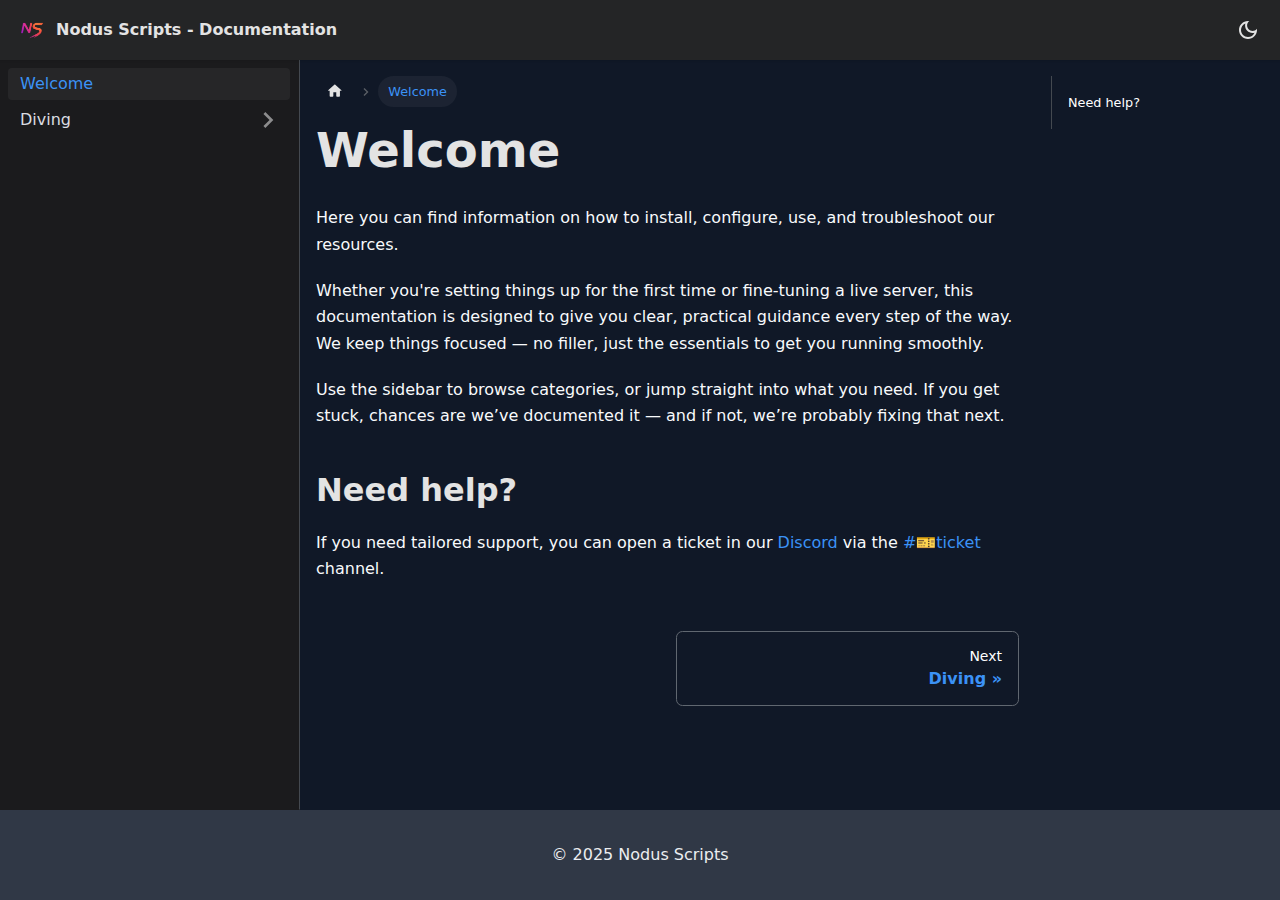
<file: index.html>
<!doctype html>
<html lang="en" dir="ltr" class="docs-wrapper plugin-docs plugin-id-default docs-version-current docs-doc-page docs-doc-id-intro" data-has-hydrated="false">
<head>
<meta charset="UTF-8">
<meta name="generator" content="Docusaurus v3.8.0">
<title data-rh="true">Welcome | Nodus Scripts Documentation</title><meta data-rh="true" name="viewport" content="width=device-width,initial-scale=1"><meta data-rh="true" name="twitter:card" content="summary_large_image"><meta data-rh="true" property="og:url" content="https://docs.noduscripts.com/"><meta data-rh="true" property="og:locale" content="en"><meta data-rh="true" name="docusaurus_locale" content="en"><meta data-rh="true" name="docsearch:language" content="en"><meta data-rh="true" name="docusaurus_version" content="current"><meta data-rh="true" name="docusaurus_tag" content="docs-default-current"><meta data-rh="true" name="docsearch:version" content="current"><meta data-rh="true" name="docsearch:docusaurus_tag" content="docs-default-current"><meta data-rh="true" property="og:title" content="Welcome | Nodus Scripts Documentation"><meta data-rh="true" name="description" content="Here you can find information on how to install, configure, use, and troubleshoot our resources."><meta data-rh="true" property="og:description" content="Here you can find information on how to install, configure, use, and troubleshoot our resources."><link data-rh="true" rel="icon" href="/img/favicon.ico"><link data-rh="true" rel="canonical" href="https://docs.noduscripts.com/"><link data-rh="true" rel="alternate" href="https://docs.noduscripts.com/" hreflang="en"><link data-rh="true" rel="alternate" href="https://docs.noduscripts.com/" hreflang="x-default"><script data-rh="true">function insertBanner(){var n=document.createElement("div");n.id="__docusaurus-base-url-issue-banner-container";n.innerHTML='\n<div id="__docusaurus-base-url-issue-banner" style="border: thick solid red; background-color: rgb(255, 230, 179); margin: 20px; padding: 20px; font-size: 20px;">\n   <p style="font-weight: bold; font-size: 30px;">Your Docusaurus site did not load properly.</p>\n   <p>A very common reason is a wrong site <a href="https://docusaurus.io/docs/docusaurus.config.js/#baseUrl" style="font-weight: bold;">baseUrl configuration</a>.</p>\n   <p>Current configured baseUrl = <span style="font-weight: bold; color: red;">/</span>  (default value)</p>\n   <p>We suggest trying baseUrl = <span id="__docusaurus-base-url-issue-banner-suggestion-container" style="font-weight: bold; color: green;"></span></p>\n</div>\n',document.body.prepend(n);var e=document.getElementById("__docusaurus-base-url-issue-banner-suggestion-container"),s=window.location.pathname,o="/"===s.substr(-1)?s:s+"/";e.innerHTML=o}document.addEventListener("DOMContentLoaded",(function(){void 0===window.docusaurus&&insertBanner()}))</script><script data-rh="true" type="application/ld+json">{"@context":"https://schema.org","@type":"BreadcrumbList","itemListElement":[{"@type":"ListItem","position":1,"name":"Welcome","item":"https://docs.noduscripts.com/"}]}</script><link rel="stylesheet" href="/assets/css/styles.8813dc00.css">
<script src="/assets/js/runtime~main.d9590949.js" defer="defer"></script>
<script src="/assets/js/main.ab432162.js" defer="defer"></script>
</head>
<body class="navigation-with-keyboard">
<svg xmlns="http://www.w3.org/2000/svg" style="display: none;"><defs>
<symbol id="theme-svg-external-link" viewBox="0 0 24 24"><path fill="currentColor" d="M21 13v10h-21v-19h12v2h-10v15h17v-8h2zm3-12h-10.988l4.035 4-6.977 7.07 2.828 2.828 6.977-7.07 4.125 4.172v-11z"/></symbol>
</defs></svg>
<script>!function(){var t="dark";var e=function(){try{return new URLSearchParams(window.location.search).get("docusaurus-theme")}catch(t){}}()||function(){try{return window.localStorage.getItem("theme")}catch(t){}}();document.documentElement.setAttribute("data-theme",e||t),document.documentElement.setAttribute("data-theme-choice",e||t)}(),function(){try{const c=new URLSearchParams(window.location.search).entries();for(var[t,e]of c)if(t.startsWith("docusaurus-data-")){var a=t.replace("docusaurus-data-","data-");document.documentElement.setAttribute(a,e)}}catch(t){}}()</script><div id="__docusaurus"><link rel="preload" as="image" href="/img/logo.svg"><div role="region" aria-label="Skip to main content"><a class="skipToContent_fXgn" href="#__docusaurus_skipToContent_fallback">Skip to main content</a></div><nav aria-label="Main" class="theme-layout-navbar navbar navbar--fixed-top"><div class="navbar__inner"><div class="theme-layout-navbar-left navbar__items"><a class="navbar__brand" href="/"><div class="navbar__logo"><img src="/img/logo.svg" alt="Nodus Scripts Logo" class="themedComponent_mlkZ themedComponent--light_NVdE"><img src="/img/logo.svg" alt="Nodus Scripts Logo" class="themedComponent_mlkZ themedComponent--dark_xIcU"></div><b class="navbar__title text--truncate">Nodus Scripts - Documentation</b></a></div><div class="theme-layout-navbar-right navbar__items navbar__items--right"><div class="toggle_vylO colorModeToggle_DEke"><button class="clean-btn toggleButton_gllP toggleButtonDisabled_aARS" type="button" disabled="" title="system mode" aria-label="Switch between dark and light mode (currently system mode)"><svg viewBox="0 0 24 24" width="24" height="24" aria-hidden="true" class="toggleIcon_g3eP lightToggleIcon_pyhR"><path fill="currentColor" d="M12,9c1.65,0,3,1.35,3,3s-1.35,3-3,3s-3-1.35-3-3S10.35,9,12,9 M12,7c-2.76,0-5,2.24-5,5s2.24,5,5,5s5-2.24,5-5 S14.76,7,12,7L12,7z M2,13l2,0c0.55,0,1-0.45,1-1s-0.45-1-1-1l-2,0c-0.55,0-1,0.45-1,1S1.45,13,2,13z M20,13l2,0c0.55,0,1-0.45,1-1 s-0.45-1-1-1l-2,0c-0.55,0-1,0.45-1,1S19.45,13,20,13z M11,2v2c0,0.55,0.45,1,1,1s1-0.45,1-1V2c0-0.55-0.45-1-1-1S11,1.45,11,2z M11,20v2c0,0.55,0.45,1,1,1s1-0.45,1-1v-2c0-0.55-0.45-1-1-1C11.45,19,11,19.45,11,20z M5.99,4.58c-0.39-0.39-1.03-0.39-1.41,0 c-0.39,0.39-0.39,1.03,0,1.41l1.06,1.06c0.39,0.39,1.03,0.39,1.41,0s0.39-1.03,0-1.41L5.99,4.58z M18.36,16.95 c-0.39-0.39-1.03-0.39-1.41,0c-0.39,0.39-0.39,1.03,0,1.41l1.06,1.06c0.39,0.39,1.03,0.39,1.41,0c0.39-0.39,0.39-1.03,0-1.41 L18.36,16.95z M19.42,5.99c0.39-0.39,0.39-1.03,0-1.41c-0.39-0.39-1.03-0.39-1.41,0l-1.06,1.06c-0.39,0.39-0.39,1.03,0,1.41 s1.03,0.39,1.41,0L19.42,5.99z M7.05,18.36c0.39-0.39,0.39-1.03,0-1.41c-0.39-0.39-1.03-0.39-1.41,0l-1.06,1.06 c-0.39,0.39-0.39,1.03,0,1.41s1.03,0.39,1.41,0L7.05,18.36z"></path></svg><svg viewBox="0 0 24 24" width="24" height="24" aria-hidden="true" class="toggleIcon_g3eP darkToggleIcon_wfgR"><path fill="currentColor" d="M9.37,5.51C9.19,6.15,9.1,6.82,9.1,7.5c0,4.08,3.32,7.4,7.4,7.4c0.68,0,1.35-0.09,1.99-0.27C17.45,17.19,14.93,19,12,19 c-3.86,0-7-3.14-7-7C5,9.07,6.81,6.55,9.37,5.51z M12,3c-4.97,0-9,4.03-9,9s4.03,9,9,9s9-4.03,9-9c0-0.46-0.04-0.92-0.1-1.36 c-0.98,1.37-2.58,2.26-4.4,2.26c-2.98,0-5.4-2.42-5.4-5.4c0-1.81,0.89-3.42,2.26-4.4C12.92,3.04,12.46,3,12,3L12,3z"></path></svg><svg viewBox="0 0 24 24" width="24" height="24" aria-hidden="true" class="toggleIcon_g3eP systemToggleIcon_QzmC"><path fill="currentColor" d="m12 21c4.971 0 9-4.029 9-9s-4.029-9-9-9-9 4.029-9 9 4.029 9 9 9zm4.95-13.95c1.313 1.313 2.05 3.093 2.05 4.95s-0.738 3.637-2.05 4.95c-1.313 1.313-3.093 2.05-4.95 2.05v-14c1.857 0 3.637 0.737 4.95 2.05z"></path></svg></button></div><div class="navbarSearchContainer_Bca1"></div></div></div><div role="presentation" class="navbar-sidebar__backdrop"></div></nav><div id="__docusaurus_skipToContent_fallback" class="theme-layout-main main-wrapper mainWrapper_z2l0"><div class="docsWrapper_hBAB"><button aria-label="Scroll back to top" class="clean-btn theme-back-to-top-button backToTopButton_sjWU" type="button"></button><div class="docRoot_UBD9"><aside class="theme-doc-sidebar-container docSidebarContainer_YfHR"><div class="sidebarViewport_aRkj"><div class="sidebar_njMd"><nav aria-label="Docs sidebar" class="menu thin-scrollbar menu_SIkG"><ul class="theme-doc-sidebar-menu menu__list"><li class="theme-doc-sidebar-item-link theme-doc-sidebar-item-link-level-1 menu__list-item"><a class="menu__link menu__link--active" aria-current="page" href="/">Welcome</a></li><li class="theme-doc-sidebar-item-category theme-doc-sidebar-item-category-level-1 menu__list-item menu__list-item--collapsed"><div class="menu__list-item-collapsible"><a class="menu__link menu__link--sublist" href="/category/diving">Diving</a><button aria-label="Expand sidebar category &#x27;Diving&#x27;" aria-expanded="false" type="button" class="clean-btn menu__caret"></button></div></li></ul></nav></div></div></aside><main class="docMainContainer_TBSr"><div class="container padding-top--md padding-bottom--lg"><div class="row"><div class="col docItemCol_VOVn"><div class="docItemContainer_Djhp"><article><nav class="theme-doc-breadcrumbs breadcrumbsContainer_Z_bl" aria-label="Breadcrumbs"><ul class="breadcrumbs"><li class="breadcrumbs__item"><a aria-label="Home page" class="breadcrumbs__link" href="/"><svg viewBox="0 0 24 24" class="breadcrumbHomeIcon_YNFT"><path d="M10 19v-5h4v5c0 .55.45 1 1 1h3c.55 0 1-.45 1-1v-7h1.7c.46 0 .68-.57.33-.87L12.67 3.6c-.38-.34-.96-.34-1.34 0l-8.36 7.53c-.34.3-.13.87.33.87H5v7c0 .55.45 1 1 1h3c.55 0 1-.45 1-1z" fill="currentColor"></path></svg></a></li><li class="breadcrumbs__item breadcrumbs__item--active"><span class="breadcrumbs__link">Welcome</span></li></ul></nav><div class="tocCollapsible_ETCw theme-doc-toc-mobile tocMobile_ITEo"><button type="button" class="clean-btn tocCollapsibleButton_TO0P">On this page</button></div><div class="theme-doc-markdown markdown"><header><h1>Welcome</h1></header>
<p>Here you can find information on how to install, configure, use, and troubleshoot our resources.</p>
<p>Whether you&#x27;re setting things up for the first time or fine-tuning a live server, this documentation is designed to give you clear, practical guidance every step of the way. We keep things focused — no filler, just the essentials to get you running smoothly.</p>
<p>Use the sidebar to browse categories, or jump straight into what you need. If you get stuck, chances are we’ve documented it — and if not, we’re probably fixing that next.</p>
<h2 class="anchor anchorWithStickyNavbar_LWe7" id="need-help">Need help?<a href="#need-help" class="hash-link" aria-label="Direct link to Need help?" title="Direct link to Need help?">​</a></h2>
<p>If you need tailored support, you can open a ticket in our <a href="https://discord.gg/9TRVuGB5SX" target="_blank" rel="noopener noreferrer">Discord</a> via the <a href="https://discord.com/channels/739772170003152936/1378265655970893956" target="_blank" rel="noopener noreferrer">#🎫ticket</a> channel.</p></div></article><nav class="docusaurus-mt-lg pagination-nav" aria-label="Docs pages"><a class="pagination-nav__link pagination-nav__link--next" href="/category/diving"><div class="pagination-nav__sublabel">Next</div><div class="pagination-nav__label">Diving</div></a></nav></div></div><div class="col col--3"><div class="tableOfContents_bqdL thin-scrollbar theme-doc-toc-desktop"><ul class="table-of-contents table-of-contents__left-border"><li><a href="#need-help" class="table-of-contents__link toc-highlight">Need help?</a></li></ul></div></div></div></div></main></div></div></div><footer class="theme-layout-footer footer footer--dark"><div class="container container-fluid"><div class="footer__bottom text--center"><div class="footer__copyright">© 2025 Nodus Scripts</div></div></div></footer></div>
</body>
</html>
</file>
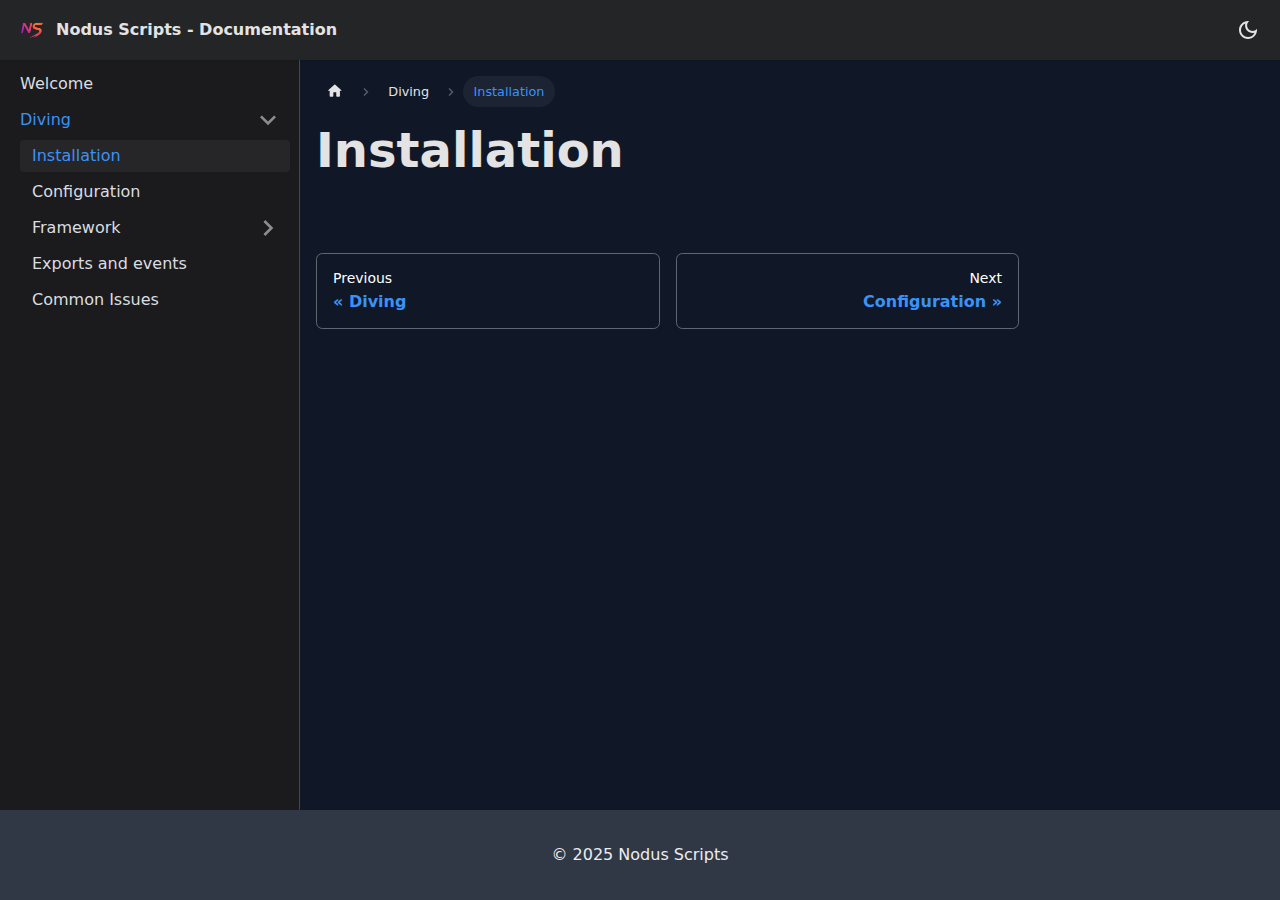
<file: diving/index.html>
<!doctype html>
<html lang="en" dir="ltr" class="docs-wrapper plugin-docs plugin-id-default docs-version-current docs-doc-page docs-doc-id-diving/installation" data-has-hydrated="false">
<head>
<meta charset="UTF-8">
<meta name="generator" content="Docusaurus v3.8.0">
<title data-rh="true">Installation | Nodus Scripts Documentation</title><meta data-rh="true" name="viewport" content="width=device-width,initial-scale=1"><meta data-rh="true" name="twitter:card" content="summary_large_image"><meta data-rh="true" property="og:url" content="https://docs.noduscripts.com/diving"><meta data-rh="true" property="og:locale" content="en"><meta data-rh="true" name="docusaurus_locale" content="en"><meta data-rh="true" name="docsearch:language" content="en"><meta data-rh="true" name="docusaurus_version" content="current"><meta data-rh="true" name="docusaurus_tag" content="docs-default-current"><meta data-rh="true" name="docsearch:version" content="current"><meta data-rh="true" name="docsearch:docusaurus_tag" content="docs-default-current"><meta data-rh="true" property="og:title" content="Installation | Nodus Scripts Documentation"><link data-rh="true" rel="icon" href="/img/favicon.ico"><link data-rh="true" rel="canonical" href="https://docs.noduscripts.com/diving"><link data-rh="true" rel="alternate" href="https://docs.noduscripts.com/diving" hreflang="en"><link data-rh="true" rel="alternate" href="https://docs.noduscripts.com/diving" hreflang="x-default"><script data-rh="true" type="application/ld+json">{"@context":"https://schema.org","@type":"BreadcrumbList","itemListElement":[{"@type":"ListItem","position":1,"name":"Diving","item":"https://docs.noduscripts.com/category/diving"},{"@type":"ListItem","position":2,"name":"Installation","item":"https://docs.noduscripts.com/diving"}]}</script><link rel="stylesheet" href="/assets/css/styles.8813dc00.css">
<script src="/assets/js/runtime~main.d9590949.js" defer="defer"></script>
<script src="/assets/js/main.ab432162.js" defer="defer"></script>
</head>
<body class="navigation-with-keyboard">
<svg xmlns="http://www.w3.org/2000/svg" style="display: none;"><defs>
<symbol id="theme-svg-external-link" viewBox="0 0 24 24"><path fill="currentColor" d="M21 13v10h-21v-19h12v2h-10v15h17v-8h2zm3-12h-10.988l4.035 4-6.977 7.07 2.828 2.828 6.977-7.07 4.125 4.172v-11z"/></symbol>
</defs></svg>
<script>!function(){var t="dark";var e=function(){try{return new URLSearchParams(window.location.search).get("docusaurus-theme")}catch(t){}}()||function(){try{return window.localStorage.getItem("theme")}catch(t){}}();document.documentElement.setAttribute("data-theme",e||t),document.documentElement.setAttribute("data-theme-choice",e||t)}(),function(){try{const c=new URLSearchParams(window.location.search).entries();for(var[t,e]of c)if(t.startsWith("docusaurus-data-")){var a=t.replace("docusaurus-data-","data-");document.documentElement.setAttribute(a,e)}}catch(t){}}()</script><div id="__docusaurus"><link rel="preload" as="image" href="/img/logo.svg"><div role="region" aria-label="Skip to main content"><a class="skipToContent_fXgn" href="#__docusaurus_skipToContent_fallback">Skip to main content</a></div><nav aria-label="Main" class="theme-layout-navbar navbar navbar--fixed-top"><div class="navbar__inner"><div class="theme-layout-navbar-left navbar__items"><a class="navbar__brand" href="/"><div class="navbar__logo"><img src="/img/logo.svg" alt="Nodus Scripts Logo" class="themedComponent_mlkZ themedComponent--light_NVdE"><img src="/img/logo.svg" alt="Nodus Scripts Logo" class="themedComponent_mlkZ themedComponent--dark_xIcU"></div><b class="navbar__title text--truncate">Nodus Scripts - Documentation</b></a></div><div class="theme-layout-navbar-right navbar__items navbar__items--right"><div class="toggle_vylO colorModeToggle_DEke"><button class="clean-btn toggleButton_gllP toggleButtonDisabled_aARS" type="button" disabled="" title="system mode" aria-label="Switch between dark and light mode (currently system mode)"><svg viewBox="0 0 24 24" width="24" height="24" aria-hidden="true" class="toggleIcon_g3eP lightToggleIcon_pyhR"><path fill="currentColor" d="M12,9c1.65,0,3,1.35,3,3s-1.35,3-3,3s-3-1.35-3-3S10.35,9,12,9 M12,7c-2.76,0-5,2.24-5,5s2.24,5,5,5s5-2.24,5-5 S14.76,7,12,7L12,7z M2,13l2,0c0.55,0,1-0.45,1-1s-0.45-1-1-1l-2,0c-0.55,0-1,0.45-1,1S1.45,13,2,13z M20,13l2,0c0.55,0,1-0.45,1-1 s-0.45-1-1-1l-2,0c-0.55,0-1,0.45-1,1S19.45,13,20,13z M11,2v2c0,0.55,0.45,1,1,1s1-0.45,1-1V2c0-0.55-0.45-1-1-1S11,1.45,11,2z M11,20v2c0,0.55,0.45,1,1,1s1-0.45,1-1v-2c0-0.55-0.45-1-1-1C11.45,19,11,19.45,11,20z M5.99,4.58c-0.39-0.39-1.03-0.39-1.41,0 c-0.39,0.39-0.39,1.03,0,1.41l1.06,1.06c0.39,0.39,1.03,0.39,1.41,0s0.39-1.03,0-1.41L5.99,4.58z M18.36,16.95 c-0.39-0.39-1.03-0.39-1.41,0c-0.39,0.39-0.39,1.03,0,1.41l1.06,1.06c0.39,0.39,1.03,0.39,1.41,0c0.39-0.39,0.39-1.03,0-1.41 L18.36,16.95z M19.42,5.99c0.39-0.39,0.39-1.03,0-1.41c-0.39-0.39-1.03-0.39-1.41,0l-1.06,1.06c-0.39,0.39-0.39,1.03,0,1.41 s1.03,0.39,1.41,0L19.42,5.99z M7.05,18.36c0.39-0.39,0.39-1.03,0-1.41c-0.39-0.39-1.03-0.39-1.41,0l-1.06,1.06 c-0.39,0.39-0.39,1.03,0,1.41s1.03,0.39,1.41,0L7.05,18.36z"></path></svg><svg viewBox="0 0 24 24" width="24" height="24" aria-hidden="true" class="toggleIcon_g3eP darkToggleIcon_wfgR"><path fill="currentColor" d="M9.37,5.51C9.19,6.15,9.1,6.82,9.1,7.5c0,4.08,3.32,7.4,7.4,7.4c0.68,0,1.35-0.09,1.99-0.27C17.45,17.19,14.93,19,12,19 c-3.86,0-7-3.14-7-7C5,9.07,6.81,6.55,9.37,5.51z M12,3c-4.97,0-9,4.03-9,9s4.03,9,9,9s9-4.03,9-9c0-0.46-0.04-0.92-0.1-1.36 c-0.98,1.37-2.58,2.26-4.4,2.26c-2.98,0-5.4-2.42-5.4-5.4c0-1.81,0.89-3.42,2.26-4.4C12.92,3.04,12.46,3,12,3L12,3z"></path></svg><svg viewBox="0 0 24 24" width="24" height="24" aria-hidden="true" class="toggleIcon_g3eP systemToggleIcon_QzmC"><path fill="currentColor" d="m12 21c4.971 0 9-4.029 9-9s-4.029-9-9-9-9 4.029-9 9 4.029 9 9 9zm4.95-13.95c1.313 1.313 2.05 3.093 2.05 4.95s-0.738 3.637-2.05 4.95c-1.313 1.313-3.093 2.05-4.95 2.05v-14c1.857 0 3.637 0.737 4.95 2.05z"></path></svg></button></div><div class="navbarSearchContainer_Bca1"></div></div></div><div role="presentation" class="navbar-sidebar__backdrop"></div></nav><div id="__docusaurus_skipToContent_fallback" class="theme-layout-main main-wrapper mainWrapper_z2l0"><div class="docsWrapper_hBAB"><button aria-label="Scroll back to top" class="clean-btn theme-back-to-top-button backToTopButton_sjWU" type="button"></button><div class="docRoot_UBD9"><aside class="theme-doc-sidebar-container docSidebarContainer_YfHR"><div class="sidebarViewport_aRkj"><div class="sidebar_njMd"><nav aria-label="Docs sidebar" class="menu thin-scrollbar menu_SIkG"><ul class="theme-doc-sidebar-menu menu__list"><li class="theme-doc-sidebar-item-link theme-doc-sidebar-item-link-level-1 menu__list-item"><a class="menu__link" href="/">Welcome</a></li><li class="theme-doc-sidebar-item-category theme-doc-sidebar-item-category-level-1 menu__list-item"><div class="menu__list-item-collapsible"><a class="menu__link menu__link--sublist menu__link--active" href="/category/diving">Diving</a><button aria-label="Collapse sidebar category &#x27;Diving&#x27;" aria-expanded="true" type="button" class="clean-btn menu__caret"></button></div><ul class="menu__list"><li class="theme-doc-sidebar-item-link theme-doc-sidebar-item-link-level-2 menu__list-item"><a class="menu__link menu__link--active" aria-current="page" tabindex="0" href="/diving">Installation</a></li><li class="theme-doc-sidebar-item-link theme-doc-sidebar-item-link-level-2 menu__list-item"><a class="menu__link" tabindex="0" href="/diving/configuration">Configuration</a></li><li class="theme-doc-sidebar-item-category theme-doc-sidebar-item-category-level-2 menu__list-item menu__list-item--collapsed"><div class="menu__list-item-collapsible"><a class="menu__link menu__link--sublist" tabindex="0" href="/category/framework">Framework</a><button aria-label="Expand sidebar category &#x27;Framework&#x27;" aria-expanded="false" type="button" class="clean-btn menu__caret"></button></div></li><li class="theme-doc-sidebar-item-link theme-doc-sidebar-item-link-level-2 menu__list-item"><a class="menu__link" tabindex="0" href="/diving/events-and-exports">Exports and events</a></li><li class="theme-doc-sidebar-item-link theme-doc-sidebar-item-link-level-2 menu__list-item"><a class="menu__link" tabindex="0" href="/diving/common-issues">Common Issues</a></li></ul></li></ul></nav></div></div></aside><main class="docMainContainer_TBSr"><div class="container padding-top--md padding-bottom--lg"><div class="row"><div class="col docItemCol_VOVn"><div class="docItemContainer_Djhp"><article><nav class="theme-doc-breadcrumbs breadcrumbsContainer_Z_bl" aria-label="Breadcrumbs"><ul class="breadcrumbs"><li class="breadcrumbs__item"><a aria-label="Home page" class="breadcrumbs__link" href="/"><svg viewBox="0 0 24 24" class="breadcrumbHomeIcon_YNFT"><path d="M10 19v-5h4v5c0 .55.45 1 1 1h3c.55 0 1-.45 1-1v-7h1.7c.46 0 .68-.57.33-.87L12.67 3.6c-.38-.34-.96-.34-1.34 0l-8.36 7.53c-.34.3-.13.87.33.87H5v7c0 .55.45 1 1 1h3c.55 0 1-.45 1-1z" fill="currentColor"></path></svg></a></li><li class="breadcrumbs__item"><a class="breadcrumbs__link" href="/category/diving"><span>Diving</span></a></li><li class="breadcrumbs__item breadcrumbs__item--active"><span class="breadcrumbs__link">Installation</span></li></ul></nav><div class="theme-doc-markdown markdown"><header><h1>Installation</h1></header></div></article><nav class="docusaurus-mt-lg pagination-nav" aria-label="Docs pages"><a class="pagination-nav__link pagination-nav__link--prev" href="/category/diving"><div class="pagination-nav__sublabel">Previous</div><div class="pagination-nav__label">Diving</div></a><a class="pagination-nav__link pagination-nav__link--next" href="/diving/configuration"><div class="pagination-nav__sublabel">Next</div><div class="pagination-nav__label">Configuration</div></a></nav></div></div></div></div></main></div></div></div><footer class="theme-layout-footer footer footer--dark"><div class="container container-fluid"><div class="footer__bottom text--center"><div class="footer__copyright">© 2025 Nodus Scripts</div></div></div></footer></div>
</body>
</html>
</file>
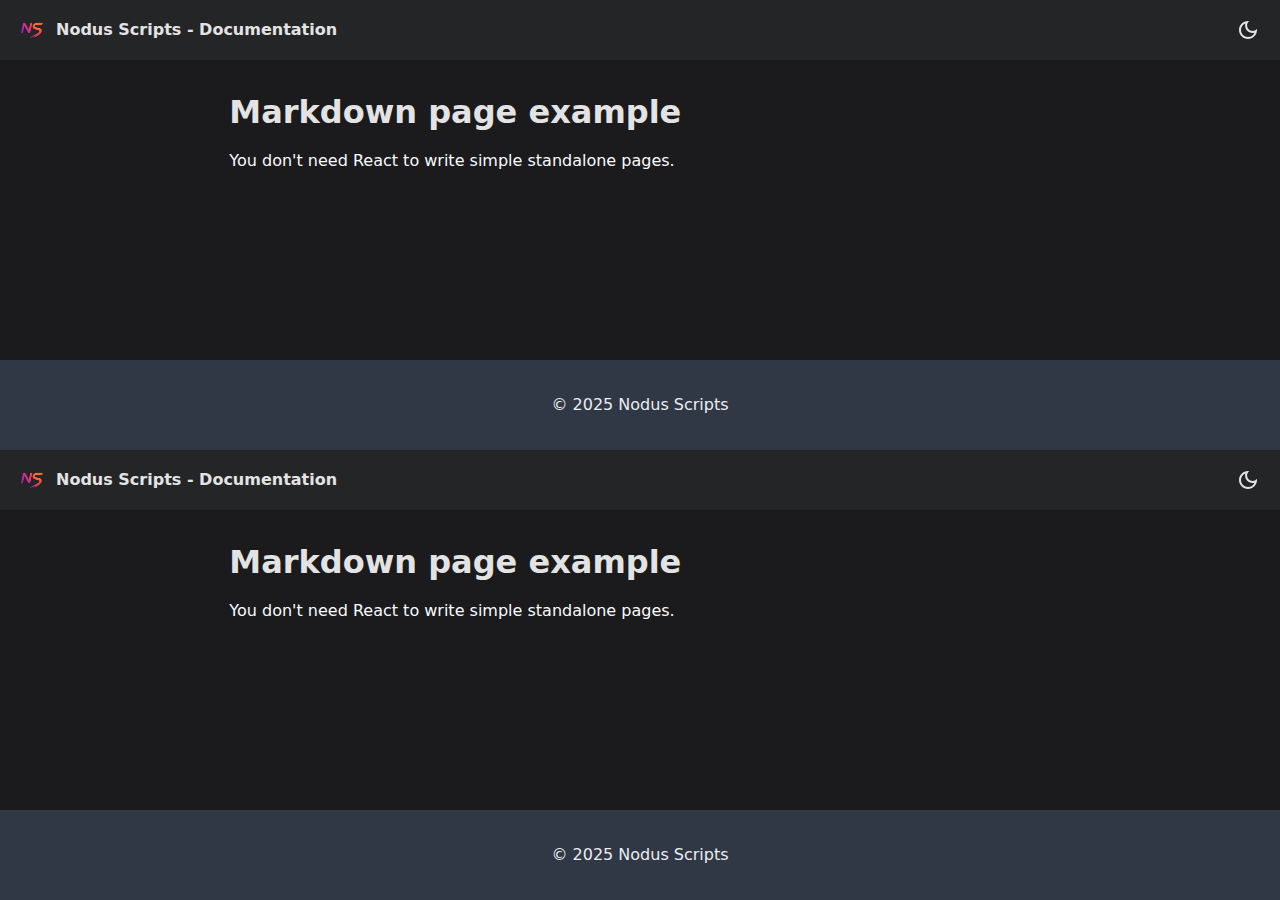
<file: markdown-page/index.html>
<!doctype html>
<html lang="en" dir="ltr" class="mdx-wrapper mdx-page plugin-pages plugin-id-default" data-has-hydrated="false">
<head>
<meta charset="UTF-8">
<meta name="generator" content="Docusaurus v3.8.0">
<title data-rh="true">Markdown page example | Nodus Scripts Documentation</title><meta data-rh="true" name="viewport" content="width=device-width,initial-scale=1"><meta data-rh="true" name="twitter:card" content="summary_large_image"><meta data-rh="true" property="og:url" content="https://docs.noduscripts.com/markdown-page"><meta data-rh="true" property="og:locale" content="en"><meta data-rh="true" name="docusaurus_locale" content="en"><meta data-rh="true" name="docusaurus_tag" content="default"><meta data-rh="true" name="docsearch:language" content="en"><meta data-rh="true" name="docsearch:docusaurus_tag" content="default"><meta data-rh="true" property="og:title" content="Markdown page example | Nodus Scripts Documentation"><meta data-rh="true" name="description" content="You don&#x27;t need React to write simple standalone pages."><meta data-rh="true" property="og:description" content="You don&#x27;t need React to write simple standalone pages."><link data-rh="true" rel="icon" href="/img/favicon.ico"><link data-rh="true" rel="canonical" href="https://docs.noduscripts.com/markdown-page"><link data-rh="true" rel="alternate" href="https://docs.noduscripts.com/markdown-page" hreflang="en"><link data-rh="true" rel="alternate" href="https://docs.noduscripts.com/markdown-page" hreflang="x-default"><link rel="stylesheet" href="/assets/css/styles.8813dc00.css">
<script src="/assets/js/runtime~main.d9590949.js" defer="defer"></script>
<script src="/assets/js/main.ab432162.js" defer="defer"></script>
</head>
<body class="navigation-with-keyboard">
<svg xmlns="http://www.w3.org/2000/svg" style="display: none;"><defs>
<symbol id="theme-svg-external-link" viewBox="0 0 24 24"><path fill="currentColor" d="M21 13v10h-21v-19h12v2h-10v15h17v-8h2zm3-12h-10.988l4.035 4-6.977 7.07 2.828 2.828 6.977-7.07 4.125 4.172v-11z"/></symbol>
</defs></svg>
<script>!function(){var t="dark";var e=function(){try{return new URLSearchParams(window.location.search).get("docusaurus-theme")}catch(t){}}()||function(){try{return window.localStorage.getItem("theme")}catch(t){}}();document.documentElement.setAttribute("data-theme",e||t),document.documentElement.setAttribute("data-theme-choice",e||t)}(),function(){try{const c=new URLSearchParams(window.location.search).entries();for(var[t,e]of c)if(t.startsWith("docusaurus-data-")){var a=t.replace("docusaurus-data-","data-");document.documentElement.setAttribute(a,e)}}catch(t){}}()</script><div id="__docusaurus"><link rel="preload" as="image" href="/img/logo.svg"><div role="region" aria-label="Skip to main content"><a class="skipToContent_fXgn" href="#__docusaurus_skipToContent_fallback">Skip to main content</a></div><nav aria-label="Main" class="theme-layout-navbar navbar navbar--fixed-top"><div class="navbar__inner"><div class="theme-layout-navbar-left navbar__items"><a class="navbar__brand" href="/"><div class="navbar__logo"><img src="/img/logo.svg" alt="Nodus Scripts Logo" class="themedComponent_mlkZ themedComponent--light_NVdE"><img src="/img/logo.svg" alt="Nodus Scripts Logo" class="themedComponent_mlkZ themedComponent--dark_xIcU"></div><b class="navbar__title text--truncate">Nodus Scripts - Documentation</b></a></div><div class="theme-layout-navbar-right navbar__items navbar__items--right"><div class="toggle_vylO colorModeToggle_DEke"><button class="clean-btn toggleButton_gllP toggleButtonDisabled_aARS" type="button" disabled="" title="system mode" aria-label="Switch between dark and light mode (currently system mode)"><svg viewBox="0 0 24 24" width="24" height="24" aria-hidden="true" class="toggleIcon_g3eP lightToggleIcon_pyhR"><path fill="currentColor" d="M12,9c1.65,0,3,1.35,3,3s-1.35,3-3,3s-3-1.35-3-3S10.35,9,12,9 M12,7c-2.76,0-5,2.24-5,5s2.24,5,5,5s5-2.24,5-5 S14.76,7,12,7L12,7z M2,13l2,0c0.55,0,1-0.45,1-1s-0.45-1-1-1l-2,0c-0.55,0-1,0.45-1,1S1.45,13,2,13z M20,13l2,0c0.55,0,1-0.45,1-1 s-0.45-1-1-1l-2,0c-0.55,0-1,0.45-1,1S19.45,13,20,13z M11,2v2c0,0.55,0.45,1,1,1s1-0.45,1-1V2c0-0.55-0.45-1-1-1S11,1.45,11,2z M11,20v2c0,0.55,0.45,1,1,1s1-0.45,1-1v-2c0-0.55-0.45-1-1-1C11.45,19,11,19.45,11,20z M5.99,4.58c-0.39-0.39-1.03-0.39-1.41,0 c-0.39,0.39-0.39,1.03,0,1.41l1.06,1.06c0.39,0.39,1.03,0.39,1.41,0s0.39-1.03,0-1.41L5.99,4.58z M18.36,16.95 c-0.39-0.39-1.03-0.39-1.41,0c-0.39,0.39-0.39,1.03,0,1.41l1.06,1.06c0.39,0.39,1.03,0.39,1.41,0c0.39-0.39,0.39-1.03,0-1.41 L18.36,16.95z M19.42,5.99c0.39-0.39,0.39-1.03,0-1.41c-0.39-0.39-1.03-0.39-1.41,0l-1.06,1.06c-0.39,0.39-0.39,1.03,0,1.41 s1.03,0.39,1.41,0L19.42,5.99z M7.05,18.36c0.39-0.39,0.39-1.03,0-1.41c-0.39-0.39-1.03-0.39-1.41,0l-1.06,1.06 c-0.39,0.39-0.39,1.03,0,1.41s1.03,0.39,1.41,0L7.05,18.36z"></path></svg><svg viewBox="0 0 24 24" width="24" height="24" aria-hidden="true" class="toggleIcon_g3eP darkToggleIcon_wfgR"><path fill="currentColor" d="M9.37,5.51C9.19,6.15,9.1,6.82,9.1,7.5c0,4.08,3.32,7.4,7.4,7.4c0.68,0,1.35-0.09,1.99-0.27C17.45,17.19,14.93,19,12,19 c-3.86,0-7-3.14-7-7C5,9.07,6.81,6.55,9.37,5.51z M12,3c-4.97,0-9,4.03-9,9s4.03,9,9,9s9-4.03,9-9c0-0.46-0.04-0.92-0.1-1.36 c-0.98,1.37-2.58,2.26-4.4,2.26c-2.98,0-5.4-2.42-5.4-5.4c0-1.81,0.89-3.42,2.26-4.4C12.92,3.04,12.46,3,12,3L12,3z"></path></svg><svg viewBox="0 0 24 24" width="24" height="24" aria-hidden="true" class="toggleIcon_g3eP systemToggleIcon_QzmC"><path fill="currentColor" d="m12 21c4.971 0 9-4.029 9-9s-4.029-9-9-9-9 4.029-9 9 4.029 9 9 9zm4.95-13.95c1.313 1.313 2.05 3.093 2.05 4.95s-0.738 3.637-2.05 4.95c-1.313 1.313-3.093 2.05-4.95 2.05v-14c1.857 0 3.637 0.737 4.95 2.05z"></path></svg></button></div><div class="navbarSearchContainer_Bca1"></div></div></div><div role="presentation" class="navbar-sidebar__backdrop"></div></nav><div id="__docusaurus_skipToContent_fallback" class="theme-layout-main main-wrapper mainWrapper_z2l0"><main class="container container--fluid margin-vert--lg"><div class="row mdxPageWrapper_j9I6"><div class="col col--8"><article><header><h1>Markdown page example</h1></header>
<p>You don&#x27;t need React to write simple standalone pages.</p></article></div></div></main></div><footer class="theme-layout-footer footer footer--dark"><div class="container container-fluid"><div class="footer__bottom text--center"><div class="footer__copyright">© 2025 Nodus Scripts</div></div></div></footer></div>
</body>
</html>
</file>
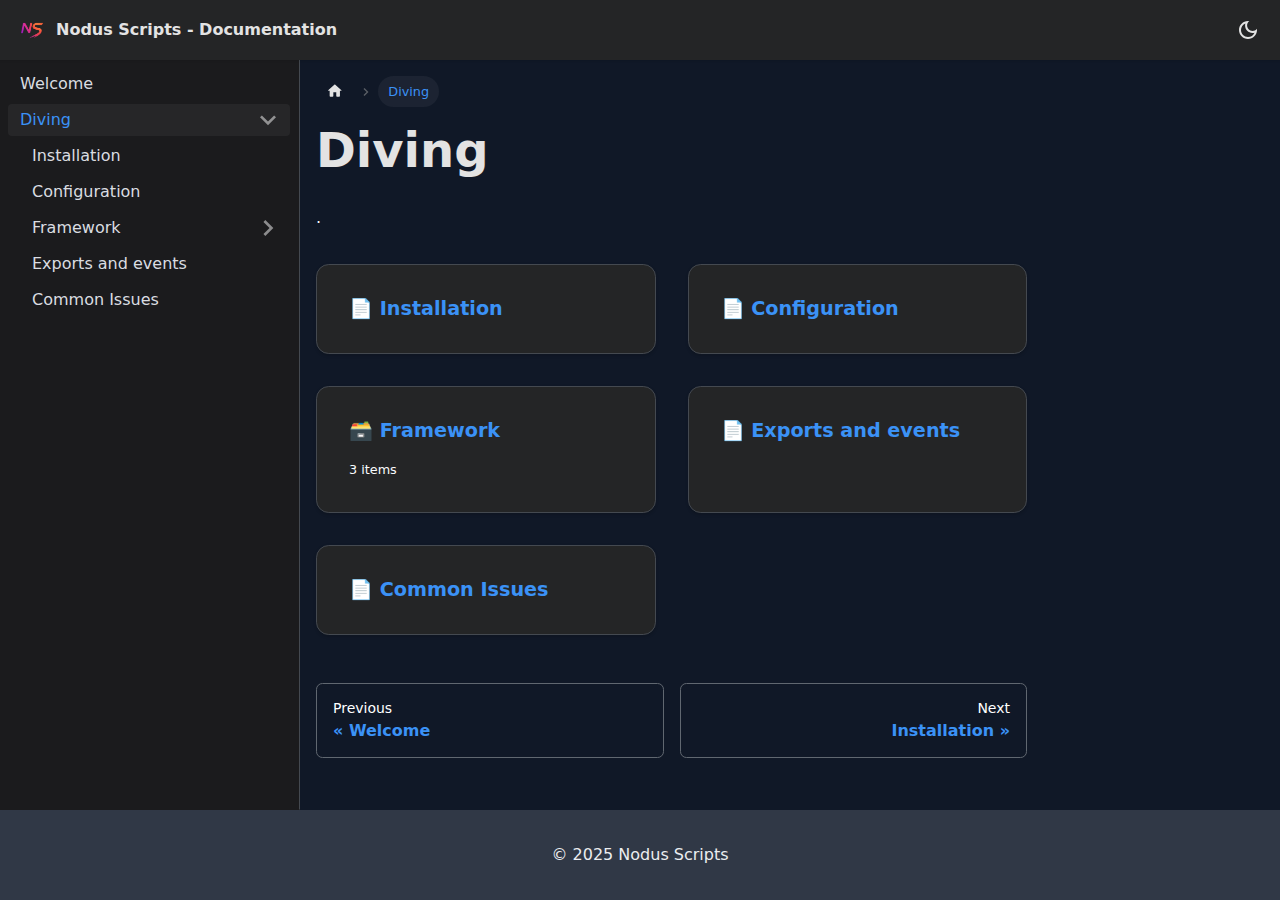
<file: category/diving/index.html>
<!doctype html>
<html lang="en" dir="ltr" class="docs-wrapper plugin-docs plugin-id-default docs-version-current docs-doc-page" data-has-hydrated="false">
<head>
<meta charset="UTF-8">
<meta name="generator" content="Docusaurus v3.8.0">
<title data-rh="true">Diving | Nodus Scripts Documentation</title><meta data-rh="true" name="viewport" content="width=device-width,initial-scale=1"><meta data-rh="true" name="twitter:card" content="summary_large_image"><meta data-rh="true" property="og:url" content="https://docs.noduscripts.com/category/diving"><meta data-rh="true" property="og:locale" content="en"><meta data-rh="true" name="docusaurus_locale" content="en"><meta data-rh="true" name="docsearch:language" content="en"><meta data-rh="true" name="docusaurus_version" content="current"><meta data-rh="true" name="docusaurus_tag" content="docs-default-current"><meta data-rh="true" name="docsearch:version" content="current"><meta data-rh="true" name="docsearch:docusaurus_tag" content="docs-default-current"><meta data-rh="true" property="og:title" content="Diving | Nodus Scripts Documentation"><meta data-rh="true" name="description" content="."><meta data-rh="true" property="og:description" content="."><link data-rh="true" rel="icon" href="/img/favicon.ico"><link data-rh="true" rel="canonical" href="https://docs.noduscripts.com/category/diving"><link data-rh="true" rel="alternate" href="https://docs.noduscripts.com/category/diving" hreflang="en"><link data-rh="true" rel="alternate" href="https://docs.noduscripts.com/category/diving" hreflang="x-default"><script data-rh="true" type="application/ld+json">{"@context":"https://schema.org","@type":"BreadcrumbList","itemListElement":[{"@type":"ListItem","position":1,"name":"Diving","item":"https://docs.noduscripts.com/category/diving"}]}</script><link rel="stylesheet" href="/assets/css/styles.8813dc00.css">
<script src="/assets/js/runtime~main.d9590949.js" defer="defer"></script>
<script src="/assets/js/main.ab432162.js" defer="defer"></script>
</head>
<body class="navigation-with-keyboard">
<svg xmlns="http://www.w3.org/2000/svg" style="display: none;"><defs>
<symbol id="theme-svg-external-link" viewBox="0 0 24 24"><path fill="currentColor" d="M21 13v10h-21v-19h12v2h-10v15h17v-8h2zm3-12h-10.988l4.035 4-6.977 7.07 2.828 2.828 6.977-7.07 4.125 4.172v-11z"/></symbol>
</defs></svg>
<script>!function(){var t="dark";var e=function(){try{return new URLSearchParams(window.location.search).get("docusaurus-theme")}catch(t){}}()||function(){try{return window.localStorage.getItem("theme")}catch(t){}}();document.documentElement.setAttribute("data-theme",e||t),document.documentElement.setAttribute("data-theme-choice",e||t)}(),function(){try{const c=new URLSearchParams(window.location.search).entries();for(var[t,e]of c)if(t.startsWith("docusaurus-data-")){var a=t.replace("docusaurus-data-","data-");document.documentElement.setAttribute(a,e)}}catch(t){}}()</script><div id="__docusaurus"><link rel="preload" as="image" href="/img/logo.svg"><div role="region" aria-label="Skip to main content"><a class="skipToContent_fXgn" href="#__docusaurus_skipToContent_fallback">Skip to main content</a></div><nav aria-label="Main" class="theme-layout-navbar navbar navbar--fixed-top"><div class="navbar__inner"><div class="theme-layout-navbar-left navbar__items"><a class="navbar__brand" href="/"><div class="navbar__logo"><img src="/img/logo.svg" alt="Nodus Scripts Logo" class="themedComponent_mlkZ themedComponent--light_NVdE"><img src="/img/logo.svg" alt="Nodus Scripts Logo" class="themedComponent_mlkZ themedComponent--dark_xIcU"></div><b class="navbar__title text--truncate">Nodus Scripts - Documentation</b></a></div><div class="theme-layout-navbar-right navbar__items navbar__items--right"><div class="toggle_vylO colorModeToggle_DEke"><button class="clean-btn toggleButton_gllP toggleButtonDisabled_aARS" type="button" disabled="" title="system mode" aria-label="Switch between dark and light mode (currently system mode)"><svg viewBox="0 0 24 24" width="24" height="24" aria-hidden="true" class="toggleIcon_g3eP lightToggleIcon_pyhR"><path fill="currentColor" d="M12,9c1.65,0,3,1.35,3,3s-1.35,3-3,3s-3-1.35-3-3S10.35,9,12,9 M12,7c-2.76,0-5,2.24-5,5s2.24,5,5,5s5-2.24,5-5 S14.76,7,12,7L12,7z M2,13l2,0c0.55,0,1-0.45,1-1s-0.45-1-1-1l-2,0c-0.55,0-1,0.45-1,1S1.45,13,2,13z M20,13l2,0c0.55,0,1-0.45,1-1 s-0.45-1-1-1l-2,0c-0.55,0-1,0.45-1,1S19.45,13,20,13z M11,2v2c0,0.55,0.45,1,1,1s1-0.45,1-1V2c0-0.55-0.45-1-1-1S11,1.45,11,2z M11,20v2c0,0.55,0.45,1,1,1s1-0.45,1-1v-2c0-0.55-0.45-1-1-1C11.45,19,11,19.45,11,20z M5.99,4.58c-0.39-0.39-1.03-0.39-1.41,0 c-0.39,0.39-0.39,1.03,0,1.41l1.06,1.06c0.39,0.39,1.03,0.39,1.41,0s0.39-1.03,0-1.41L5.99,4.58z M18.36,16.95 c-0.39-0.39-1.03-0.39-1.41,0c-0.39,0.39-0.39,1.03,0,1.41l1.06,1.06c0.39,0.39,1.03,0.39,1.41,0c0.39-0.39,0.39-1.03,0-1.41 L18.36,16.95z M19.42,5.99c0.39-0.39,0.39-1.03,0-1.41c-0.39-0.39-1.03-0.39-1.41,0l-1.06,1.06c-0.39,0.39-0.39,1.03,0,1.41 s1.03,0.39,1.41,0L19.42,5.99z M7.05,18.36c0.39-0.39,0.39-1.03,0-1.41c-0.39-0.39-1.03-0.39-1.41,0l-1.06,1.06 c-0.39,0.39-0.39,1.03,0,1.41s1.03,0.39,1.41,0L7.05,18.36z"></path></svg><svg viewBox="0 0 24 24" width="24" height="24" aria-hidden="true" class="toggleIcon_g3eP darkToggleIcon_wfgR"><path fill="currentColor" d="M9.37,5.51C9.19,6.15,9.1,6.82,9.1,7.5c0,4.08,3.32,7.4,7.4,7.4c0.68,0,1.35-0.09,1.99-0.27C17.45,17.19,14.93,19,12,19 c-3.86,0-7-3.14-7-7C5,9.07,6.81,6.55,9.37,5.51z M12,3c-4.97,0-9,4.03-9,9s4.03,9,9,9s9-4.03,9-9c0-0.46-0.04-0.92-0.1-1.36 c-0.98,1.37-2.58,2.26-4.4,2.26c-2.98,0-5.4-2.42-5.4-5.4c0-1.81,0.89-3.42,2.26-4.4C12.92,3.04,12.46,3,12,3L12,3z"></path></svg><svg viewBox="0 0 24 24" width="24" height="24" aria-hidden="true" class="toggleIcon_g3eP systemToggleIcon_QzmC"><path fill="currentColor" d="m12 21c4.971 0 9-4.029 9-9s-4.029-9-9-9-9 4.029-9 9 4.029 9 9 9zm4.95-13.95c1.313 1.313 2.05 3.093 2.05 4.95s-0.738 3.637-2.05 4.95c-1.313 1.313-3.093 2.05-4.95 2.05v-14c1.857 0 3.637 0.737 4.95 2.05z"></path></svg></button></div><div class="navbarSearchContainer_Bca1"></div></div></div><div role="presentation" class="navbar-sidebar__backdrop"></div></nav><div id="__docusaurus_skipToContent_fallback" class="theme-layout-main main-wrapper mainWrapper_z2l0"><div class="docsWrapper_hBAB"><button aria-label="Scroll back to top" class="clean-btn theme-back-to-top-button backToTopButton_sjWU" type="button"></button><div class="docRoot_UBD9"><aside class="theme-doc-sidebar-container docSidebarContainer_YfHR"><div class="sidebarViewport_aRkj"><div class="sidebar_njMd"><nav aria-label="Docs sidebar" class="menu thin-scrollbar menu_SIkG"><ul class="theme-doc-sidebar-menu menu__list"><li class="theme-doc-sidebar-item-link theme-doc-sidebar-item-link-level-1 menu__list-item"><a class="menu__link" href="/">Welcome</a></li><li class="theme-doc-sidebar-item-category theme-doc-sidebar-item-category-level-1 menu__list-item"><div class="menu__list-item-collapsible menu__list-item-collapsible--active"><a class="menu__link menu__link--sublist menu__link--active" aria-current="page" href="/category/diving">Diving</a><button aria-label="Collapse sidebar category &#x27;Diving&#x27;" aria-expanded="true" type="button" class="clean-btn menu__caret"></button></div><ul class="menu__list"><li class="theme-doc-sidebar-item-link theme-doc-sidebar-item-link-level-2 menu__list-item"><a class="menu__link" tabindex="0" href="/diving">Installation</a></li><li class="theme-doc-sidebar-item-link theme-doc-sidebar-item-link-level-2 menu__list-item"><a class="menu__link" tabindex="0" href="/diving/configuration">Configuration</a></li><li class="theme-doc-sidebar-item-category theme-doc-sidebar-item-category-level-2 menu__list-item menu__list-item--collapsed"><div class="menu__list-item-collapsible"><a class="menu__link menu__link--sublist" tabindex="0" href="/category/framework">Framework</a><button aria-label="Expand sidebar category &#x27;Framework&#x27;" aria-expanded="false" type="button" class="clean-btn menu__caret"></button></div></li><li class="theme-doc-sidebar-item-link theme-doc-sidebar-item-link-level-2 menu__list-item"><a class="menu__link" tabindex="0" href="/diving/events-and-exports">Exports and events</a></li><li class="theme-doc-sidebar-item-link theme-doc-sidebar-item-link-level-2 menu__list-item"><a class="menu__link" tabindex="0" href="/diving/common-issues">Common Issues</a></li></ul></li></ul></nav></div></div></aside><main class="docMainContainer_TBSr"><div class="container padding-top--md padding-bottom--lg"><div class="generatedIndexPage_vN6x"><nav class="theme-doc-breadcrumbs breadcrumbsContainer_Z_bl" aria-label="Breadcrumbs"><ul class="breadcrumbs"><li class="breadcrumbs__item"><a aria-label="Home page" class="breadcrumbs__link" href="/"><svg viewBox="0 0 24 24" class="breadcrumbHomeIcon_YNFT"><path d="M10 19v-5h4v5c0 .55.45 1 1 1h3c.55 0 1-.45 1-1v-7h1.7c.46 0 .68-.57.33-.87L12.67 3.6c-.38-.34-.96-.34-1.34 0l-8.36 7.53c-.34.3-.13.87.33.87H5v7c0 .55.45 1 1 1h3c.55 0 1-.45 1-1z" fill="currentColor"></path></svg></a></li><li class="breadcrumbs__item breadcrumbs__item--active"><span class="breadcrumbs__link">Diving</span></li></ul></nav><header><h1 class="title_kItE">Diving</h1><p>.</p></header><article class="margin-top--lg"><section class="row"><article class="docCardListItem_W1sv col col--6"><a class="card padding--lg cardContainer_fWXF" href="/diving"><h2 class="text--truncate cardTitle_rnsV" title="Installation">📄️<!-- --> <!-- -->Installation</h2></a></article><article class="docCardListItem_W1sv col col--6"><a class="card padding--lg cardContainer_fWXF" href="/diving/configuration"><h2 class="text--truncate cardTitle_rnsV" title="Configuration">📄️<!-- --> <!-- -->Configuration</h2></a></article><article class="docCardListItem_W1sv col col--6"><a class="card padding--lg cardContainer_fWXF" href="/category/framework"><h2 class="text--truncate cardTitle_rnsV" title="Framework">🗃️<!-- --> <!-- -->Framework</h2><p class="text--truncate cardDescription_PWke" title="3 items">3 items</p></a></article><article class="docCardListItem_W1sv col col--6"><a class="card padding--lg cardContainer_fWXF" href="/diving/events-and-exports"><h2 class="text--truncate cardTitle_rnsV" title="Exports and events">📄️<!-- --> <!-- -->Exports and events</h2></a></article><article class="docCardListItem_W1sv col col--6"><a class="card padding--lg cardContainer_fWXF" href="/diving/common-issues"><h2 class="text--truncate cardTitle_rnsV" title="Common Issues">📄️<!-- --> <!-- -->Common Issues</h2></a></article></section></article><footer class="margin-top--md"><nav class="pagination-nav" aria-label="Docs pages"><a class="pagination-nav__link pagination-nav__link--prev" href="/"><div class="pagination-nav__sublabel">Previous</div><div class="pagination-nav__label">Welcome</div></a><a class="pagination-nav__link pagination-nav__link--next" href="/diving"><div class="pagination-nav__sublabel">Next</div><div class="pagination-nav__label">Installation</div></a></nav></footer></div></div></main></div></div></div><footer class="theme-layout-footer footer footer--dark"><div class="container container-fluid"><div class="footer__bottom text--center"><div class="footer__copyright">© 2025 Nodus Scripts</div></div></div></footer></div>
</body>
</html>
</file>
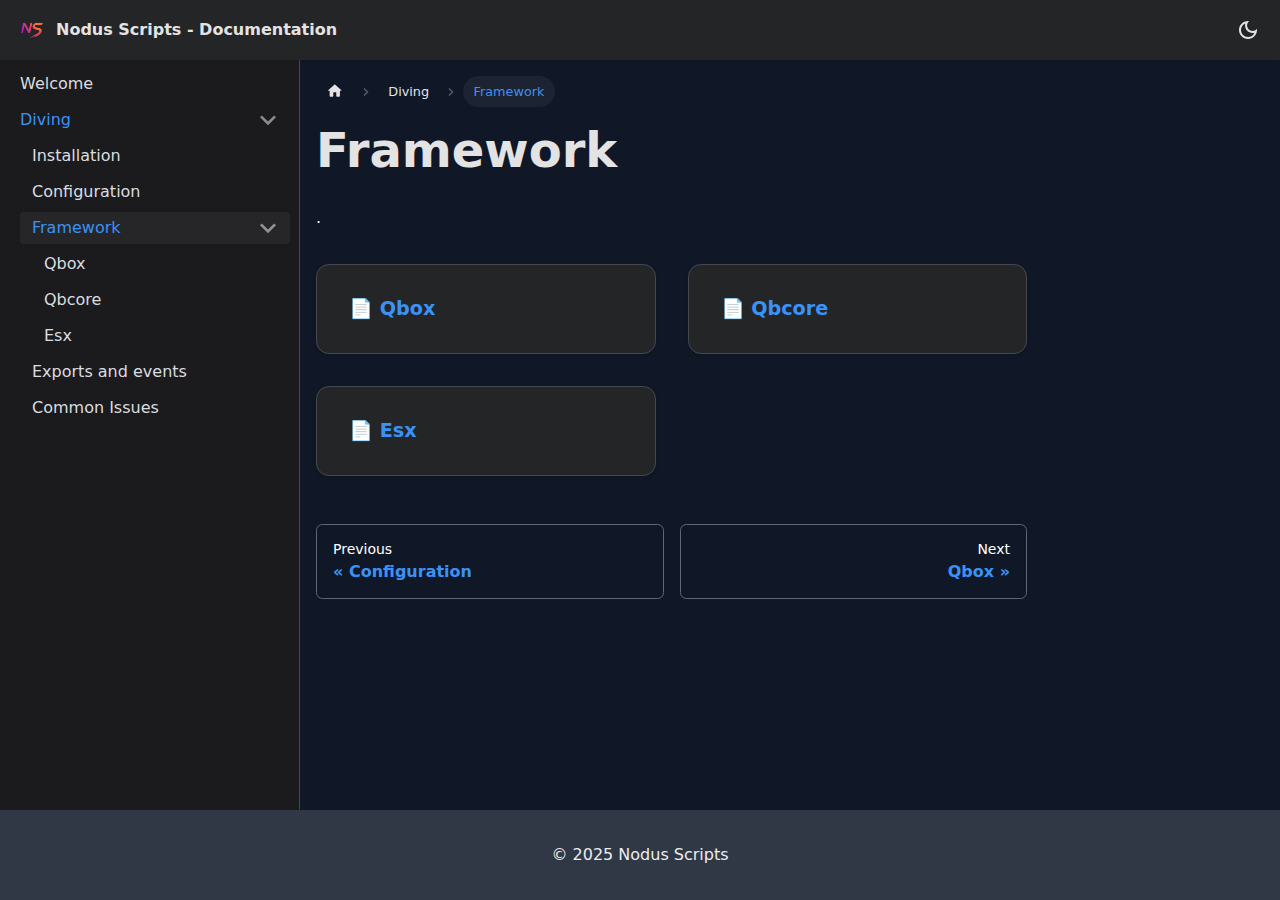
<file: category/framework/index.html>
<!doctype html>
<html lang="en" dir="ltr" class="docs-wrapper plugin-docs plugin-id-default docs-version-current docs-doc-page" data-has-hydrated="false">
<head>
<meta charset="UTF-8">
<meta name="generator" content="Docusaurus v3.8.0">
<title data-rh="true">Framework | Nodus Scripts Documentation</title><meta data-rh="true" name="viewport" content="width=device-width,initial-scale=1"><meta data-rh="true" name="twitter:card" content="summary_large_image"><meta data-rh="true" property="og:url" content="https://docs.noduscripts.com/category/framework"><meta data-rh="true" property="og:locale" content="en"><meta data-rh="true" name="docusaurus_locale" content="en"><meta data-rh="true" name="docsearch:language" content="en"><meta data-rh="true" name="docusaurus_version" content="current"><meta data-rh="true" name="docusaurus_tag" content="docs-default-current"><meta data-rh="true" name="docsearch:version" content="current"><meta data-rh="true" name="docsearch:docusaurus_tag" content="docs-default-current"><meta data-rh="true" property="og:title" content="Framework | Nodus Scripts Documentation"><meta data-rh="true" name="description" content="."><meta data-rh="true" property="og:description" content="."><link data-rh="true" rel="icon" href="/img/favicon.ico"><link data-rh="true" rel="canonical" href="https://docs.noduscripts.com/category/framework"><link data-rh="true" rel="alternate" href="https://docs.noduscripts.com/category/framework" hreflang="en"><link data-rh="true" rel="alternate" href="https://docs.noduscripts.com/category/framework" hreflang="x-default"><script data-rh="true" type="application/ld+json">{"@context":"https://schema.org","@type":"BreadcrumbList","itemListElement":[{"@type":"ListItem","position":1,"name":"Diving","item":"https://docs.noduscripts.com/category/diving"},{"@type":"ListItem","position":2,"name":"Framework","item":"https://docs.noduscripts.com/category/framework"}]}</script><link rel="stylesheet" href="/assets/css/styles.8813dc00.css">
<script src="/assets/js/runtime~main.d9590949.js" defer="defer"></script>
<script src="/assets/js/main.ab432162.js" defer="defer"></script>
</head>
<body class="navigation-with-keyboard">
<svg xmlns="http://www.w3.org/2000/svg" style="display: none;"><defs>
<symbol id="theme-svg-external-link" viewBox="0 0 24 24"><path fill="currentColor" d="M21 13v10h-21v-19h12v2h-10v15h17v-8h2zm3-12h-10.988l4.035 4-6.977 7.07 2.828 2.828 6.977-7.07 4.125 4.172v-11z"/></symbol>
</defs></svg>
<script>!function(){var t="dark";var e=function(){try{return new URLSearchParams(window.location.search).get("docusaurus-theme")}catch(t){}}()||function(){try{return window.localStorage.getItem("theme")}catch(t){}}();document.documentElement.setAttribute("data-theme",e||t),document.documentElement.setAttribute("data-theme-choice",e||t)}(),function(){try{const c=new URLSearchParams(window.location.search).entries();for(var[t,e]of c)if(t.startsWith("docusaurus-data-")){var a=t.replace("docusaurus-data-","data-");document.documentElement.setAttribute(a,e)}}catch(t){}}()</script><div id="__docusaurus"><link rel="preload" as="image" href="/img/logo.svg"><div role="region" aria-label="Skip to main content"><a class="skipToContent_fXgn" href="#__docusaurus_skipToContent_fallback">Skip to main content</a></div><nav aria-label="Main" class="theme-layout-navbar navbar navbar--fixed-top"><div class="navbar__inner"><div class="theme-layout-navbar-left navbar__items"><a class="navbar__brand" href="/"><div class="navbar__logo"><img src="/img/logo.svg" alt="Nodus Scripts Logo" class="themedComponent_mlkZ themedComponent--light_NVdE"><img src="/img/logo.svg" alt="Nodus Scripts Logo" class="themedComponent_mlkZ themedComponent--dark_xIcU"></div><b class="navbar__title text--truncate">Nodus Scripts - Documentation</b></a></div><div class="theme-layout-navbar-right navbar__items navbar__items--right"><div class="toggle_vylO colorModeToggle_DEke"><button class="clean-btn toggleButton_gllP toggleButtonDisabled_aARS" type="button" disabled="" title="system mode" aria-label="Switch between dark and light mode (currently system mode)"><svg viewBox="0 0 24 24" width="24" height="24" aria-hidden="true" class="toggleIcon_g3eP lightToggleIcon_pyhR"><path fill="currentColor" d="M12,9c1.65,0,3,1.35,3,3s-1.35,3-3,3s-3-1.35-3-3S10.35,9,12,9 M12,7c-2.76,0-5,2.24-5,5s2.24,5,5,5s5-2.24,5-5 S14.76,7,12,7L12,7z M2,13l2,0c0.55,0,1-0.45,1-1s-0.45-1-1-1l-2,0c-0.55,0-1,0.45-1,1S1.45,13,2,13z M20,13l2,0c0.55,0,1-0.45,1-1 s-0.45-1-1-1l-2,0c-0.55,0-1,0.45-1,1S19.45,13,20,13z M11,2v2c0,0.55,0.45,1,1,1s1-0.45,1-1V2c0-0.55-0.45-1-1-1S11,1.45,11,2z M11,20v2c0,0.55,0.45,1,1,1s1-0.45,1-1v-2c0-0.55-0.45-1-1-1C11.45,19,11,19.45,11,20z M5.99,4.58c-0.39-0.39-1.03-0.39-1.41,0 c-0.39,0.39-0.39,1.03,0,1.41l1.06,1.06c0.39,0.39,1.03,0.39,1.41,0s0.39-1.03,0-1.41L5.99,4.58z M18.36,16.95 c-0.39-0.39-1.03-0.39-1.41,0c-0.39,0.39-0.39,1.03,0,1.41l1.06,1.06c0.39,0.39,1.03,0.39,1.41,0c0.39-0.39,0.39-1.03,0-1.41 L18.36,16.95z M19.42,5.99c0.39-0.39,0.39-1.03,0-1.41c-0.39-0.39-1.03-0.39-1.41,0l-1.06,1.06c-0.39,0.39-0.39,1.03,0,1.41 s1.03,0.39,1.41,0L19.42,5.99z M7.05,18.36c0.39-0.39,0.39-1.03,0-1.41c-0.39-0.39-1.03-0.39-1.41,0l-1.06,1.06 c-0.39,0.39-0.39,1.03,0,1.41s1.03,0.39,1.41,0L7.05,18.36z"></path></svg><svg viewBox="0 0 24 24" width="24" height="24" aria-hidden="true" class="toggleIcon_g3eP darkToggleIcon_wfgR"><path fill="currentColor" d="M9.37,5.51C9.19,6.15,9.1,6.82,9.1,7.5c0,4.08,3.32,7.4,7.4,7.4c0.68,0,1.35-0.09,1.99-0.27C17.45,17.19,14.93,19,12,19 c-3.86,0-7-3.14-7-7C5,9.07,6.81,6.55,9.37,5.51z M12,3c-4.97,0-9,4.03-9,9s4.03,9,9,9s9-4.03,9-9c0-0.46-0.04-0.92-0.1-1.36 c-0.98,1.37-2.58,2.26-4.4,2.26c-2.98,0-5.4-2.42-5.4-5.4c0-1.81,0.89-3.42,2.26-4.4C12.92,3.04,12.46,3,12,3L12,3z"></path></svg><svg viewBox="0 0 24 24" width="24" height="24" aria-hidden="true" class="toggleIcon_g3eP systemToggleIcon_QzmC"><path fill="currentColor" d="m12 21c4.971 0 9-4.029 9-9s-4.029-9-9-9-9 4.029-9 9 4.029 9 9 9zm4.95-13.95c1.313 1.313 2.05 3.093 2.05 4.95s-0.738 3.637-2.05 4.95c-1.313 1.313-3.093 2.05-4.95 2.05v-14c1.857 0 3.637 0.737 4.95 2.05z"></path></svg></button></div><div class="navbarSearchContainer_Bca1"></div></div></div><div role="presentation" class="navbar-sidebar__backdrop"></div></nav><div id="__docusaurus_skipToContent_fallback" class="theme-layout-main main-wrapper mainWrapper_z2l0"><div class="docsWrapper_hBAB"><button aria-label="Scroll back to top" class="clean-btn theme-back-to-top-button backToTopButton_sjWU" type="button"></button><div class="docRoot_UBD9"><aside class="theme-doc-sidebar-container docSidebarContainer_YfHR"><div class="sidebarViewport_aRkj"><div class="sidebar_njMd"><nav aria-label="Docs sidebar" class="menu thin-scrollbar menu_SIkG"><ul class="theme-doc-sidebar-menu menu__list"><li class="theme-doc-sidebar-item-link theme-doc-sidebar-item-link-level-1 menu__list-item"><a class="menu__link" href="/">Welcome</a></li><li class="theme-doc-sidebar-item-category theme-doc-sidebar-item-category-level-1 menu__list-item"><div class="menu__list-item-collapsible"><a class="menu__link menu__link--sublist menu__link--active" href="/category/diving">Diving</a><button aria-label="Collapse sidebar category &#x27;Diving&#x27;" aria-expanded="true" type="button" class="clean-btn menu__caret"></button></div><ul class="menu__list"><li class="theme-doc-sidebar-item-link theme-doc-sidebar-item-link-level-2 menu__list-item"><a class="menu__link" tabindex="0" href="/diving">Installation</a></li><li class="theme-doc-sidebar-item-link theme-doc-sidebar-item-link-level-2 menu__list-item"><a class="menu__link" tabindex="0" href="/diving/configuration">Configuration</a></li><li class="theme-doc-sidebar-item-category theme-doc-sidebar-item-category-level-2 menu__list-item"><div class="menu__list-item-collapsible menu__list-item-collapsible--active"><a class="menu__link menu__link--sublist menu__link--active" aria-current="page" tabindex="0" href="/category/framework">Framework</a><button aria-label="Collapse sidebar category &#x27;Framework&#x27;" aria-expanded="true" type="button" class="clean-btn menu__caret"></button></div><ul class="menu__list"><li class="theme-doc-sidebar-item-link theme-doc-sidebar-item-link-level-3 menu__list-item"><a class="menu__link" tabindex="0" href="/diving/framework/qbx">Qbox</a></li><li class="theme-doc-sidebar-item-link theme-doc-sidebar-item-link-level-3 menu__list-item"><a class="menu__link" tabindex="0" href="/diving/framework/qbcore">Qbcore</a></li><li class="theme-doc-sidebar-item-link theme-doc-sidebar-item-link-level-3 menu__list-item"><a class="menu__link" tabindex="0" href="/diving/framework/esx">Esx</a></li></ul></li><li class="theme-doc-sidebar-item-link theme-doc-sidebar-item-link-level-2 menu__list-item"><a class="menu__link" tabindex="0" href="/diving/events-and-exports">Exports and events</a></li><li class="theme-doc-sidebar-item-link theme-doc-sidebar-item-link-level-2 menu__list-item"><a class="menu__link" tabindex="0" href="/diving/common-issues">Common Issues</a></li></ul></li></ul></nav></div></div></aside><main class="docMainContainer_TBSr"><div class="container padding-top--md padding-bottom--lg"><div class="generatedIndexPage_vN6x"><nav class="theme-doc-breadcrumbs breadcrumbsContainer_Z_bl" aria-label="Breadcrumbs"><ul class="breadcrumbs"><li class="breadcrumbs__item"><a aria-label="Home page" class="breadcrumbs__link" href="/"><svg viewBox="0 0 24 24" class="breadcrumbHomeIcon_YNFT"><path d="M10 19v-5h4v5c0 .55.45 1 1 1h3c.55 0 1-.45 1-1v-7h1.7c.46 0 .68-.57.33-.87L12.67 3.6c-.38-.34-.96-.34-1.34 0l-8.36 7.53c-.34.3-.13.87.33.87H5v7c0 .55.45 1 1 1h3c.55 0 1-.45 1-1z" fill="currentColor"></path></svg></a></li><li class="breadcrumbs__item"><a class="breadcrumbs__link" href="/category/diving"><span>Diving</span></a></li><li class="breadcrumbs__item breadcrumbs__item--active"><span class="breadcrumbs__link">Framework</span></li></ul></nav><header><h1 class="title_kItE">Framework</h1><p>.</p></header><article class="margin-top--lg"><section class="row"><article class="docCardListItem_W1sv col col--6"><a class="card padding--lg cardContainer_fWXF" href="/diving/framework/qbx"><h2 class="text--truncate cardTitle_rnsV" title="Qbox">📄️<!-- --> <!-- -->Qbox</h2></a></article><article class="docCardListItem_W1sv col col--6"><a class="card padding--lg cardContainer_fWXF" href="/diving/framework/qbcore"><h2 class="text--truncate cardTitle_rnsV" title="Qbcore">📄️<!-- --> <!-- -->Qbcore</h2></a></article><article class="docCardListItem_W1sv col col--6"><a class="card padding--lg cardContainer_fWXF" href="/diving/framework/esx"><h2 class="text--truncate cardTitle_rnsV" title="Esx">📄️<!-- --> <!-- -->Esx</h2></a></article></section></article><footer class="margin-top--md"><nav class="pagination-nav" aria-label="Docs pages"><a class="pagination-nav__link pagination-nav__link--prev" href="/diving/configuration"><div class="pagination-nav__sublabel">Previous</div><div class="pagination-nav__label">Configuration</div></a><a class="pagination-nav__link pagination-nav__link--next" href="/diving/framework/qbx"><div class="pagination-nav__sublabel">Next</div><div class="pagination-nav__label">Qbox</div></a></nav></footer></div></div></main></div></div></div><footer class="theme-layout-footer footer footer--dark"><div class="container container-fluid"><div class="footer__bottom text--center"><div class="footer__copyright">© 2025 Nodus Scripts</div></div></div></footer></div>
</body>
</html>
</file>
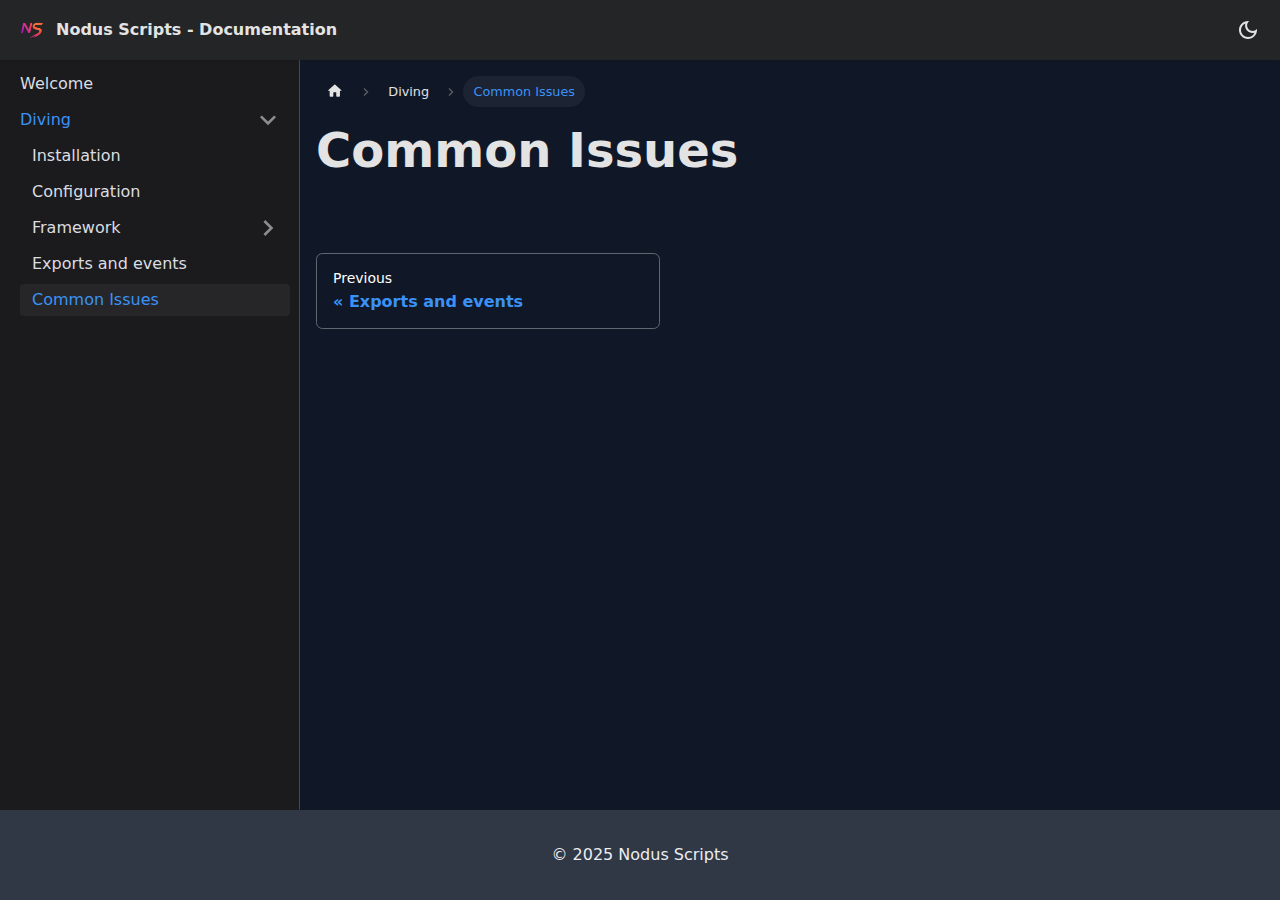
<file: diving/common-issues/index.html>
<!doctype html>
<html lang="en" dir="ltr" class="docs-wrapper plugin-docs plugin-id-default docs-version-current docs-doc-page docs-doc-id-diving/common_issues" data-has-hydrated="false">
<head>
<meta charset="UTF-8">
<meta name="generator" content="Docusaurus v3.8.0">
<title data-rh="true">Common Issues | Nodus Scripts Documentation</title><meta data-rh="true" name="viewport" content="width=device-width,initial-scale=1"><meta data-rh="true" name="twitter:card" content="summary_large_image"><meta data-rh="true" property="og:url" content="https://docs.noduscripts.com/diving/common-issues"><meta data-rh="true" property="og:locale" content="en"><meta data-rh="true" name="docusaurus_locale" content="en"><meta data-rh="true" name="docsearch:language" content="en"><meta data-rh="true" name="docusaurus_version" content="current"><meta data-rh="true" name="docusaurus_tag" content="docs-default-current"><meta data-rh="true" name="docsearch:version" content="current"><meta data-rh="true" name="docsearch:docusaurus_tag" content="docs-default-current"><meta data-rh="true" property="og:title" content="Common Issues | Nodus Scripts Documentation"><link data-rh="true" rel="icon" href="/img/favicon.ico"><link data-rh="true" rel="canonical" href="https://docs.noduscripts.com/diving/common-issues"><link data-rh="true" rel="alternate" href="https://docs.noduscripts.com/diving/common-issues" hreflang="en"><link data-rh="true" rel="alternate" href="https://docs.noduscripts.com/diving/common-issues" hreflang="x-default"><script data-rh="true" type="application/ld+json">{"@context":"https://schema.org","@type":"BreadcrumbList","itemListElement":[{"@type":"ListItem","position":1,"name":"Diving","item":"https://docs.noduscripts.com/category/diving"},{"@type":"ListItem","position":2,"name":"Common Issues","item":"https://docs.noduscripts.com/diving/common-issues"}]}</script><link rel="stylesheet" href="/assets/css/styles.8813dc00.css">
<script src="/assets/js/runtime~main.d9590949.js" defer="defer"></script>
<script src="/assets/js/main.ab432162.js" defer="defer"></script>
</head>
<body class="navigation-with-keyboard">
<svg xmlns="http://www.w3.org/2000/svg" style="display: none;"><defs>
<symbol id="theme-svg-external-link" viewBox="0 0 24 24"><path fill="currentColor" d="M21 13v10h-21v-19h12v2h-10v15h17v-8h2zm3-12h-10.988l4.035 4-6.977 7.07 2.828 2.828 6.977-7.07 4.125 4.172v-11z"/></symbol>
</defs></svg>
<script>!function(){var t="dark";var e=function(){try{return new URLSearchParams(window.location.search).get("docusaurus-theme")}catch(t){}}()||function(){try{return window.localStorage.getItem("theme")}catch(t){}}();document.documentElement.setAttribute("data-theme",e||t),document.documentElement.setAttribute("data-theme-choice",e||t)}(),function(){try{const c=new URLSearchParams(window.location.search).entries();for(var[t,e]of c)if(t.startsWith("docusaurus-data-")){var a=t.replace("docusaurus-data-","data-");document.documentElement.setAttribute(a,e)}}catch(t){}}()</script><div id="__docusaurus"><link rel="preload" as="image" href="/img/logo.svg"><div role="region" aria-label="Skip to main content"><a class="skipToContent_fXgn" href="#__docusaurus_skipToContent_fallback">Skip to main content</a></div><nav aria-label="Main" class="theme-layout-navbar navbar navbar--fixed-top"><div class="navbar__inner"><div class="theme-layout-navbar-left navbar__items"><a class="navbar__brand" href="/"><div class="navbar__logo"><img src="/img/logo.svg" alt="Nodus Scripts Logo" class="themedComponent_mlkZ themedComponent--light_NVdE"><img src="/img/logo.svg" alt="Nodus Scripts Logo" class="themedComponent_mlkZ themedComponent--dark_xIcU"></div><b class="navbar__title text--truncate">Nodus Scripts - Documentation</b></a></div><div class="theme-layout-navbar-right navbar__items navbar__items--right"><div class="toggle_vylO colorModeToggle_DEke"><button class="clean-btn toggleButton_gllP toggleButtonDisabled_aARS" type="button" disabled="" title="system mode" aria-label="Switch between dark and light mode (currently system mode)"><svg viewBox="0 0 24 24" width="24" height="24" aria-hidden="true" class="toggleIcon_g3eP lightToggleIcon_pyhR"><path fill="currentColor" d="M12,9c1.65,0,3,1.35,3,3s-1.35,3-3,3s-3-1.35-3-3S10.35,9,12,9 M12,7c-2.76,0-5,2.24-5,5s2.24,5,5,5s5-2.24,5-5 S14.76,7,12,7L12,7z M2,13l2,0c0.55,0,1-0.45,1-1s-0.45-1-1-1l-2,0c-0.55,0-1,0.45-1,1S1.45,13,2,13z M20,13l2,0c0.55,0,1-0.45,1-1 s-0.45-1-1-1l-2,0c-0.55,0-1,0.45-1,1S19.45,13,20,13z M11,2v2c0,0.55,0.45,1,1,1s1-0.45,1-1V2c0-0.55-0.45-1-1-1S11,1.45,11,2z M11,20v2c0,0.55,0.45,1,1,1s1-0.45,1-1v-2c0-0.55-0.45-1-1-1C11.45,19,11,19.45,11,20z M5.99,4.58c-0.39-0.39-1.03-0.39-1.41,0 c-0.39,0.39-0.39,1.03,0,1.41l1.06,1.06c0.39,0.39,1.03,0.39,1.41,0s0.39-1.03,0-1.41L5.99,4.58z M18.36,16.95 c-0.39-0.39-1.03-0.39-1.41,0c-0.39,0.39-0.39,1.03,0,1.41l1.06,1.06c0.39,0.39,1.03,0.39,1.41,0c0.39-0.39,0.39-1.03,0-1.41 L18.36,16.95z M19.42,5.99c0.39-0.39,0.39-1.03,0-1.41c-0.39-0.39-1.03-0.39-1.41,0l-1.06,1.06c-0.39,0.39-0.39,1.03,0,1.41 s1.03,0.39,1.41,0L19.42,5.99z M7.05,18.36c0.39-0.39,0.39-1.03,0-1.41c-0.39-0.39-1.03-0.39-1.41,0l-1.06,1.06 c-0.39,0.39-0.39,1.03,0,1.41s1.03,0.39,1.41,0L7.05,18.36z"></path></svg><svg viewBox="0 0 24 24" width="24" height="24" aria-hidden="true" class="toggleIcon_g3eP darkToggleIcon_wfgR"><path fill="currentColor" d="M9.37,5.51C9.19,6.15,9.1,6.82,9.1,7.5c0,4.08,3.32,7.4,7.4,7.4c0.68,0,1.35-0.09,1.99-0.27C17.45,17.19,14.93,19,12,19 c-3.86,0-7-3.14-7-7C5,9.07,6.81,6.55,9.37,5.51z M12,3c-4.97,0-9,4.03-9,9s4.03,9,9,9s9-4.03,9-9c0-0.46-0.04-0.92-0.1-1.36 c-0.98,1.37-2.58,2.26-4.4,2.26c-2.98,0-5.4-2.42-5.4-5.4c0-1.81,0.89-3.42,2.26-4.4C12.92,3.04,12.46,3,12,3L12,3z"></path></svg><svg viewBox="0 0 24 24" width="24" height="24" aria-hidden="true" class="toggleIcon_g3eP systemToggleIcon_QzmC"><path fill="currentColor" d="m12 21c4.971 0 9-4.029 9-9s-4.029-9-9-9-9 4.029-9 9 4.029 9 9 9zm4.95-13.95c1.313 1.313 2.05 3.093 2.05 4.95s-0.738 3.637-2.05 4.95c-1.313 1.313-3.093 2.05-4.95 2.05v-14c1.857 0 3.637 0.737 4.95 2.05z"></path></svg></button></div><div class="navbarSearchContainer_Bca1"></div></div></div><div role="presentation" class="navbar-sidebar__backdrop"></div></nav><div id="__docusaurus_skipToContent_fallback" class="theme-layout-main main-wrapper mainWrapper_z2l0"><div class="docsWrapper_hBAB"><button aria-label="Scroll back to top" class="clean-btn theme-back-to-top-button backToTopButton_sjWU" type="button"></button><div class="docRoot_UBD9"><aside class="theme-doc-sidebar-container docSidebarContainer_YfHR"><div class="sidebarViewport_aRkj"><div class="sidebar_njMd"><nav aria-label="Docs sidebar" class="menu thin-scrollbar menu_SIkG"><ul class="theme-doc-sidebar-menu menu__list"><li class="theme-doc-sidebar-item-link theme-doc-sidebar-item-link-level-1 menu__list-item"><a class="menu__link" href="/">Welcome</a></li><li class="theme-doc-sidebar-item-category theme-doc-sidebar-item-category-level-1 menu__list-item"><div class="menu__list-item-collapsible"><a class="menu__link menu__link--sublist menu__link--active" href="/category/diving">Diving</a><button aria-label="Collapse sidebar category &#x27;Diving&#x27;" aria-expanded="true" type="button" class="clean-btn menu__caret"></button></div><ul class="menu__list"><li class="theme-doc-sidebar-item-link theme-doc-sidebar-item-link-level-2 menu__list-item"><a class="menu__link" tabindex="0" href="/diving">Installation</a></li><li class="theme-doc-sidebar-item-link theme-doc-sidebar-item-link-level-2 menu__list-item"><a class="menu__link" tabindex="0" href="/diving/configuration">Configuration</a></li><li class="theme-doc-sidebar-item-category theme-doc-sidebar-item-category-level-2 menu__list-item menu__list-item--collapsed"><div class="menu__list-item-collapsible"><a class="menu__link menu__link--sublist" tabindex="0" href="/category/framework">Framework</a><button aria-label="Expand sidebar category &#x27;Framework&#x27;" aria-expanded="false" type="button" class="clean-btn menu__caret"></button></div></li><li class="theme-doc-sidebar-item-link theme-doc-sidebar-item-link-level-2 menu__list-item"><a class="menu__link" tabindex="0" href="/diving/events-and-exports">Exports and events</a></li><li class="theme-doc-sidebar-item-link theme-doc-sidebar-item-link-level-2 menu__list-item"><a class="menu__link menu__link--active" aria-current="page" tabindex="0" href="/diving/common-issues">Common Issues</a></li></ul></li></ul></nav></div></div></aside><main class="docMainContainer_TBSr"><div class="container padding-top--md padding-bottom--lg"><div class="row"><div class="col docItemCol_VOVn"><div class="docItemContainer_Djhp"><article><nav class="theme-doc-breadcrumbs breadcrumbsContainer_Z_bl" aria-label="Breadcrumbs"><ul class="breadcrumbs"><li class="breadcrumbs__item"><a aria-label="Home page" class="breadcrumbs__link" href="/"><svg viewBox="0 0 24 24" class="breadcrumbHomeIcon_YNFT"><path d="M10 19v-5h4v5c0 .55.45 1 1 1h3c.55 0 1-.45 1-1v-7h1.7c.46 0 .68-.57.33-.87L12.67 3.6c-.38-.34-.96-.34-1.34 0l-8.36 7.53c-.34.3-.13.87.33.87H5v7c0 .55.45 1 1 1h3c.55 0 1-.45 1-1z" fill="currentColor"></path></svg></a></li><li class="breadcrumbs__item"><a class="breadcrumbs__link" href="/category/diving"><span>Diving</span></a></li><li class="breadcrumbs__item breadcrumbs__item--active"><span class="breadcrumbs__link">Common Issues</span></li></ul></nav><div class="theme-doc-markdown markdown"><header><h1>Common Issues</h1></header></div></article><nav class="docusaurus-mt-lg pagination-nav" aria-label="Docs pages"><a class="pagination-nav__link pagination-nav__link--prev" href="/diving/events-and-exports"><div class="pagination-nav__sublabel">Previous</div><div class="pagination-nav__label">Exports and events</div></a></nav></div></div></div></div></main></div></div></div><footer class="theme-layout-footer footer footer--dark"><div class="container container-fluid"><div class="footer__bottom text--center"><div class="footer__copyright">© 2025 Nodus Scripts</div></div></div></footer></div>
</body>
</html>
</file>
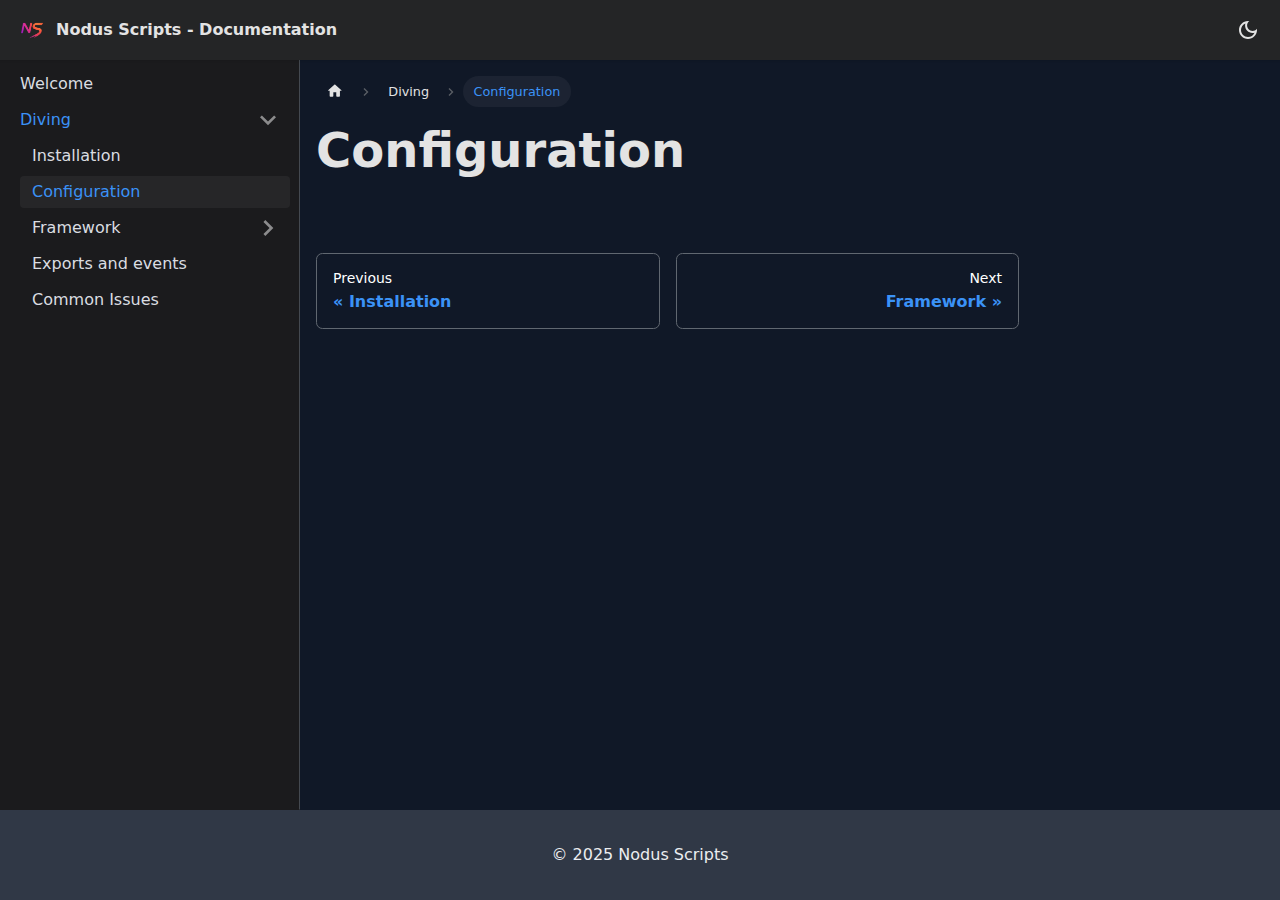
<file: diving/configuration/index.html>
<!doctype html>
<html lang="en" dir="ltr" class="docs-wrapper plugin-docs plugin-id-default docs-version-current docs-doc-page docs-doc-id-diving/configuration" data-has-hydrated="false">
<head>
<meta charset="UTF-8">
<meta name="generator" content="Docusaurus v3.8.0">
<title data-rh="true">Configuration | Nodus Scripts Documentation</title><meta data-rh="true" name="viewport" content="width=device-width,initial-scale=1"><meta data-rh="true" name="twitter:card" content="summary_large_image"><meta data-rh="true" property="og:url" content="https://docs.noduscripts.com/diving/configuration"><meta data-rh="true" property="og:locale" content="en"><meta data-rh="true" name="docusaurus_locale" content="en"><meta data-rh="true" name="docsearch:language" content="en"><meta data-rh="true" name="docusaurus_version" content="current"><meta data-rh="true" name="docusaurus_tag" content="docs-default-current"><meta data-rh="true" name="docsearch:version" content="current"><meta data-rh="true" name="docsearch:docusaurus_tag" content="docs-default-current"><meta data-rh="true" property="og:title" content="Configuration | Nodus Scripts Documentation"><link data-rh="true" rel="icon" href="/img/favicon.ico"><link data-rh="true" rel="canonical" href="https://docs.noduscripts.com/diving/configuration"><link data-rh="true" rel="alternate" href="https://docs.noduscripts.com/diving/configuration" hreflang="en"><link data-rh="true" rel="alternate" href="https://docs.noduscripts.com/diving/configuration" hreflang="x-default"><script data-rh="true" type="application/ld+json">{"@context":"https://schema.org","@type":"BreadcrumbList","itemListElement":[{"@type":"ListItem","position":1,"name":"Diving","item":"https://docs.noduscripts.com/category/diving"},{"@type":"ListItem","position":2,"name":"Configuration","item":"https://docs.noduscripts.com/diving/configuration"}]}</script><link rel="stylesheet" href="/assets/css/styles.8813dc00.css">
<script src="/assets/js/runtime~main.d9590949.js" defer="defer"></script>
<script src="/assets/js/main.ab432162.js" defer="defer"></script>
</head>
<body class="navigation-with-keyboard">
<svg xmlns="http://www.w3.org/2000/svg" style="display: none;"><defs>
<symbol id="theme-svg-external-link" viewBox="0 0 24 24"><path fill="currentColor" d="M21 13v10h-21v-19h12v2h-10v15h17v-8h2zm3-12h-10.988l4.035 4-6.977 7.07 2.828 2.828 6.977-7.07 4.125 4.172v-11z"/></symbol>
</defs></svg>
<script>!function(){var t="dark";var e=function(){try{return new URLSearchParams(window.location.search).get("docusaurus-theme")}catch(t){}}()||function(){try{return window.localStorage.getItem("theme")}catch(t){}}();document.documentElement.setAttribute("data-theme",e||t),document.documentElement.setAttribute("data-theme-choice",e||t)}(),function(){try{const c=new URLSearchParams(window.location.search).entries();for(var[t,e]of c)if(t.startsWith("docusaurus-data-")){var a=t.replace("docusaurus-data-","data-");document.documentElement.setAttribute(a,e)}}catch(t){}}()</script><div id="__docusaurus"><link rel="preload" as="image" href="/img/logo.svg"><div role="region" aria-label="Skip to main content"><a class="skipToContent_fXgn" href="#__docusaurus_skipToContent_fallback">Skip to main content</a></div><nav aria-label="Main" class="theme-layout-navbar navbar navbar--fixed-top"><div class="navbar__inner"><div class="theme-layout-navbar-left navbar__items"><a class="navbar__brand" href="/"><div class="navbar__logo"><img src="/img/logo.svg" alt="Nodus Scripts Logo" class="themedComponent_mlkZ themedComponent--light_NVdE"><img src="/img/logo.svg" alt="Nodus Scripts Logo" class="themedComponent_mlkZ themedComponent--dark_xIcU"></div><b class="navbar__title text--truncate">Nodus Scripts - Documentation</b></a></div><div class="theme-layout-navbar-right navbar__items navbar__items--right"><div class="toggle_vylO colorModeToggle_DEke"><button class="clean-btn toggleButton_gllP toggleButtonDisabled_aARS" type="button" disabled="" title="system mode" aria-label="Switch between dark and light mode (currently system mode)"><svg viewBox="0 0 24 24" width="24" height="24" aria-hidden="true" class="toggleIcon_g3eP lightToggleIcon_pyhR"><path fill="currentColor" d="M12,9c1.65,0,3,1.35,3,3s-1.35,3-3,3s-3-1.35-3-3S10.35,9,12,9 M12,7c-2.76,0-5,2.24-5,5s2.24,5,5,5s5-2.24,5-5 S14.76,7,12,7L12,7z M2,13l2,0c0.55,0,1-0.45,1-1s-0.45-1-1-1l-2,0c-0.55,0-1,0.45-1,1S1.45,13,2,13z M20,13l2,0c0.55,0,1-0.45,1-1 s-0.45-1-1-1l-2,0c-0.55,0-1,0.45-1,1S19.45,13,20,13z M11,2v2c0,0.55,0.45,1,1,1s1-0.45,1-1V2c0-0.55-0.45-1-1-1S11,1.45,11,2z M11,20v2c0,0.55,0.45,1,1,1s1-0.45,1-1v-2c0-0.55-0.45-1-1-1C11.45,19,11,19.45,11,20z M5.99,4.58c-0.39-0.39-1.03-0.39-1.41,0 c-0.39,0.39-0.39,1.03,0,1.41l1.06,1.06c0.39,0.39,1.03,0.39,1.41,0s0.39-1.03,0-1.41L5.99,4.58z M18.36,16.95 c-0.39-0.39-1.03-0.39-1.41,0c-0.39,0.39-0.39,1.03,0,1.41l1.06,1.06c0.39,0.39,1.03,0.39,1.41,0c0.39-0.39,0.39-1.03,0-1.41 L18.36,16.95z M19.42,5.99c0.39-0.39,0.39-1.03,0-1.41c-0.39-0.39-1.03-0.39-1.41,0l-1.06,1.06c-0.39,0.39-0.39,1.03,0,1.41 s1.03,0.39,1.41,0L19.42,5.99z M7.05,18.36c0.39-0.39,0.39-1.03,0-1.41c-0.39-0.39-1.03-0.39-1.41,0l-1.06,1.06 c-0.39,0.39-0.39,1.03,0,1.41s1.03,0.39,1.41,0L7.05,18.36z"></path></svg><svg viewBox="0 0 24 24" width="24" height="24" aria-hidden="true" class="toggleIcon_g3eP darkToggleIcon_wfgR"><path fill="currentColor" d="M9.37,5.51C9.19,6.15,9.1,6.82,9.1,7.5c0,4.08,3.32,7.4,7.4,7.4c0.68,0,1.35-0.09,1.99-0.27C17.45,17.19,14.93,19,12,19 c-3.86,0-7-3.14-7-7C5,9.07,6.81,6.55,9.37,5.51z M12,3c-4.97,0-9,4.03-9,9s4.03,9,9,9s9-4.03,9-9c0-0.46-0.04-0.92-0.1-1.36 c-0.98,1.37-2.58,2.26-4.4,2.26c-2.98,0-5.4-2.42-5.4-5.4c0-1.81,0.89-3.42,2.26-4.4C12.92,3.04,12.46,3,12,3L12,3z"></path></svg><svg viewBox="0 0 24 24" width="24" height="24" aria-hidden="true" class="toggleIcon_g3eP systemToggleIcon_QzmC"><path fill="currentColor" d="m12 21c4.971 0 9-4.029 9-9s-4.029-9-9-9-9 4.029-9 9 4.029 9 9 9zm4.95-13.95c1.313 1.313 2.05 3.093 2.05 4.95s-0.738 3.637-2.05 4.95c-1.313 1.313-3.093 2.05-4.95 2.05v-14c1.857 0 3.637 0.737 4.95 2.05z"></path></svg></button></div><div class="navbarSearchContainer_Bca1"></div></div></div><div role="presentation" class="navbar-sidebar__backdrop"></div></nav><div id="__docusaurus_skipToContent_fallback" class="theme-layout-main main-wrapper mainWrapper_z2l0"><div class="docsWrapper_hBAB"><button aria-label="Scroll back to top" class="clean-btn theme-back-to-top-button backToTopButton_sjWU" type="button"></button><div class="docRoot_UBD9"><aside class="theme-doc-sidebar-container docSidebarContainer_YfHR"><div class="sidebarViewport_aRkj"><div class="sidebar_njMd"><nav aria-label="Docs sidebar" class="menu thin-scrollbar menu_SIkG"><ul class="theme-doc-sidebar-menu menu__list"><li class="theme-doc-sidebar-item-link theme-doc-sidebar-item-link-level-1 menu__list-item"><a class="menu__link" href="/">Welcome</a></li><li class="theme-doc-sidebar-item-category theme-doc-sidebar-item-category-level-1 menu__list-item"><div class="menu__list-item-collapsible"><a class="menu__link menu__link--sublist menu__link--active" href="/category/diving">Diving</a><button aria-label="Collapse sidebar category &#x27;Diving&#x27;" aria-expanded="true" type="button" class="clean-btn menu__caret"></button></div><ul class="menu__list"><li class="theme-doc-sidebar-item-link theme-doc-sidebar-item-link-level-2 menu__list-item"><a class="menu__link" tabindex="0" href="/diving">Installation</a></li><li class="theme-doc-sidebar-item-link theme-doc-sidebar-item-link-level-2 menu__list-item"><a class="menu__link menu__link--active" aria-current="page" tabindex="0" href="/diving/configuration">Configuration</a></li><li class="theme-doc-sidebar-item-category theme-doc-sidebar-item-category-level-2 menu__list-item menu__list-item--collapsed"><div class="menu__list-item-collapsible"><a class="menu__link menu__link--sublist" tabindex="0" href="/category/framework">Framework</a><button aria-label="Expand sidebar category &#x27;Framework&#x27;" aria-expanded="false" type="button" class="clean-btn menu__caret"></button></div></li><li class="theme-doc-sidebar-item-link theme-doc-sidebar-item-link-level-2 menu__list-item"><a class="menu__link" tabindex="0" href="/diving/events-and-exports">Exports and events</a></li><li class="theme-doc-sidebar-item-link theme-doc-sidebar-item-link-level-2 menu__list-item"><a class="menu__link" tabindex="0" href="/diving/common-issues">Common Issues</a></li></ul></li></ul></nav></div></div></aside><main class="docMainContainer_TBSr"><div class="container padding-top--md padding-bottom--lg"><div class="row"><div class="col docItemCol_VOVn"><div class="docItemContainer_Djhp"><article><nav class="theme-doc-breadcrumbs breadcrumbsContainer_Z_bl" aria-label="Breadcrumbs"><ul class="breadcrumbs"><li class="breadcrumbs__item"><a aria-label="Home page" class="breadcrumbs__link" href="/"><svg viewBox="0 0 24 24" class="breadcrumbHomeIcon_YNFT"><path d="M10 19v-5h4v5c0 .55.45 1 1 1h3c.55 0 1-.45 1-1v-7h1.7c.46 0 .68-.57.33-.87L12.67 3.6c-.38-.34-.96-.34-1.34 0l-8.36 7.53c-.34.3-.13.87.33.87H5v7c0 .55.45 1 1 1h3c.55 0 1-.45 1-1z" fill="currentColor"></path></svg></a></li><li class="breadcrumbs__item"><a class="breadcrumbs__link" href="/category/diving"><span>Diving</span></a></li><li class="breadcrumbs__item breadcrumbs__item--active"><span class="breadcrumbs__link">Configuration</span></li></ul></nav><div class="theme-doc-markdown markdown"><header><h1>Configuration</h1></header></div></article><nav class="docusaurus-mt-lg pagination-nav" aria-label="Docs pages"><a class="pagination-nav__link pagination-nav__link--prev" href="/diving"><div class="pagination-nav__sublabel">Previous</div><div class="pagination-nav__label">Installation</div></a><a class="pagination-nav__link pagination-nav__link--next" href="/category/framework"><div class="pagination-nav__sublabel">Next</div><div class="pagination-nav__label">Framework</div></a></nav></div></div></div></div></main></div></div></div><footer class="theme-layout-footer footer footer--dark"><div class="container container-fluid"><div class="footer__bottom text--center"><div class="footer__copyright">© 2025 Nodus Scripts</div></div></div></footer></div>
</body>
</html>
</file>
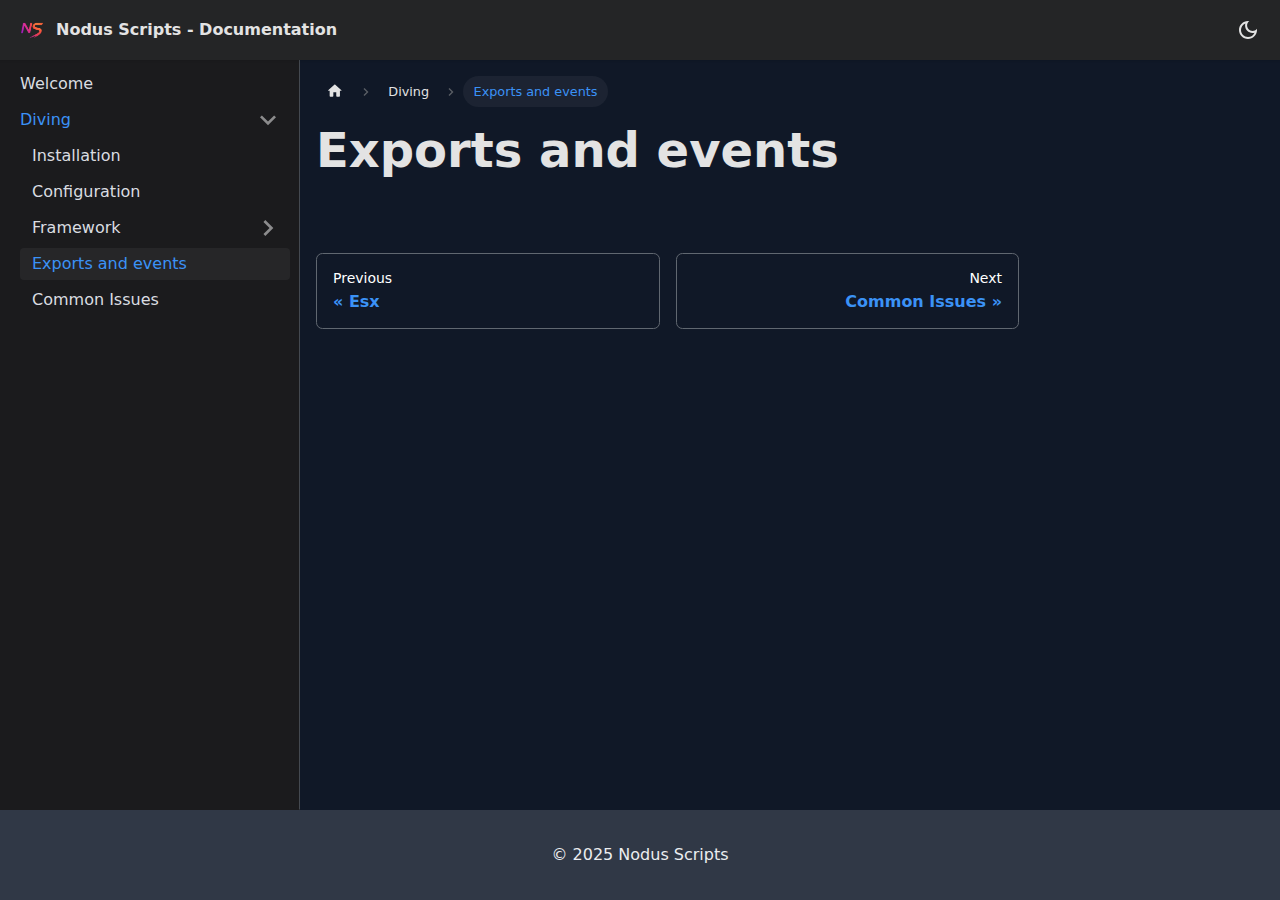
<file: diving/events-and-exports/index.html>
<!doctype html>
<html lang="en" dir="ltr" class="docs-wrapper plugin-docs plugin-id-default docs-version-current docs-doc-page docs-doc-id-diving/exports_and_events" data-has-hydrated="false">
<head>
<meta charset="UTF-8">
<meta name="generator" content="Docusaurus v3.8.0">
<title data-rh="true">Exports and events | Nodus Scripts Documentation</title><meta data-rh="true" name="viewport" content="width=device-width,initial-scale=1"><meta data-rh="true" name="twitter:card" content="summary_large_image"><meta data-rh="true" property="og:url" content="https://docs.noduscripts.com/diving/events-and-exports"><meta data-rh="true" property="og:locale" content="en"><meta data-rh="true" name="docusaurus_locale" content="en"><meta data-rh="true" name="docsearch:language" content="en"><meta data-rh="true" name="docusaurus_version" content="current"><meta data-rh="true" name="docusaurus_tag" content="docs-default-current"><meta data-rh="true" name="docsearch:version" content="current"><meta data-rh="true" name="docsearch:docusaurus_tag" content="docs-default-current"><meta data-rh="true" property="og:title" content="Exports and events | Nodus Scripts Documentation"><link data-rh="true" rel="icon" href="/img/favicon.ico"><link data-rh="true" rel="canonical" href="https://docs.noduscripts.com/diving/events-and-exports"><link data-rh="true" rel="alternate" href="https://docs.noduscripts.com/diving/events-and-exports" hreflang="en"><link data-rh="true" rel="alternate" href="https://docs.noduscripts.com/diving/events-and-exports" hreflang="x-default"><script data-rh="true" type="application/ld+json">{"@context":"https://schema.org","@type":"BreadcrumbList","itemListElement":[{"@type":"ListItem","position":1,"name":"Diving","item":"https://docs.noduscripts.com/category/diving"},{"@type":"ListItem","position":2,"name":"Exports and events","item":"https://docs.noduscripts.com/diving/events-and-exports"}]}</script><link rel="stylesheet" href="/assets/css/styles.8813dc00.css">
<script src="/assets/js/runtime~main.d9590949.js" defer="defer"></script>
<script src="/assets/js/main.ab432162.js" defer="defer"></script>
</head>
<body class="navigation-with-keyboard">
<svg xmlns="http://www.w3.org/2000/svg" style="display: none;"><defs>
<symbol id="theme-svg-external-link" viewBox="0 0 24 24"><path fill="currentColor" d="M21 13v10h-21v-19h12v2h-10v15h17v-8h2zm3-12h-10.988l4.035 4-6.977 7.07 2.828 2.828 6.977-7.07 4.125 4.172v-11z"/></symbol>
</defs></svg>
<script>!function(){var t="dark";var e=function(){try{return new URLSearchParams(window.location.search).get("docusaurus-theme")}catch(t){}}()||function(){try{return window.localStorage.getItem("theme")}catch(t){}}();document.documentElement.setAttribute("data-theme",e||t),document.documentElement.setAttribute("data-theme-choice",e||t)}(),function(){try{const c=new URLSearchParams(window.location.search).entries();for(var[t,e]of c)if(t.startsWith("docusaurus-data-")){var a=t.replace("docusaurus-data-","data-");document.documentElement.setAttribute(a,e)}}catch(t){}}()</script><div id="__docusaurus"><link rel="preload" as="image" href="/img/logo.svg"><div role="region" aria-label="Skip to main content"><a class="skipToContent_fXgn" href="#__docusaurus_skipToContent_fallback">Skip to main content</a></div><nav aria-label="Main" class="theme-layout-navbar navbar navbar--fixed-top"><div class="navbar__inner"><div class="theme-layout-navbar-left navbar__items"><a class="navbar__brand" href="/"><div class="navbar__logo"><img src="/img/logo.svg" alt="Nodus Scripts Logo" class="themedComponent_mlkZ themedComponent--light_NVdE"><img src="/img/logo.svg" alt="Nodus Scripts Logo" class="themedComponent_mlkZ themedComponent--dark_xIcU"></div><b class="navbar__title text--truncate">Nodus Scripts - Documentation</b></a></div><div class="theme-layout-navbar-right navbar__items navbar__items--right"><div class="toggle_vylO colorModeToggle_DEke"><button class="clean-btn toggleButton_gllP toggleButtonDisabled_aARS" type="button" disabled="" title="system mode" aria-label="Switch between dark and light mode (currently system mode)"><svg viewBox="0 0 24 24" width="24" height="24" aria-hidden="true" class="toggleIcon_g3eP lightToggleIcon_pyhR"><path fill="currentColor" d="M12,9c1.65,0,3,1.35,3,3s-1.35,3-3,3s-3-1.35-3-3S10.35,9,12,9 M12,7c-2.76,0-5,2.24-5,5s2.24,5,5,5s5-2.24,5-5 S14.76,7,12,7L12,7z M2,13l2,0c0.55,0,1-0.45,1-1s-0.45-1-1-1l-2,0c-0.55,0-1,0.45-1,1S1.45,13,2,13z M20,13l2,0c0.55,0,1-0.45,1-1 s-0.45-1-1-1l-2,0c-0.55,0-1,0.45-1,1S19.45,13,20,13z M11,2v2c0,0.55,0.45,1,1,1s1-0.45,1-1V2c0-0.55-0.45-1-1-1S11,1.45,11,2z M11,20v2c0,0.55,0.45,1,1,1s1-0.45,1-1v-2c0-0.55-0.45-1-1-1C11.45,19,11,19.45,11,20z M5.99,4.58c-0.39-0.39-1.03-0.39-1.41,0 c-0.39,0.39-0.39,1.03,0,1.41l1.06,1.06c0.39,0.39,1.03,0.39,1.41,0s0.39-1.03,0-1.41L5.99,4.58z M18.36,16.95 c-0.39-0.39-1.03-0.39-1.41,0c-0.39,0.39-0.39,1.03,0,1.41l1.06,1.06c0.39,0.39,1.03,0.39,1.41,0c0.39-0.39,0.39-1.03,0-1.41 L18.36,16.95z M19.42,5.99c0.39-0.39,0.39-1.03,0-1.41c-0.39-0.39-1.03-0.39-1.41,0l-1.06,1.06c-0.39,0.39-0.39,1.03,0,1.41 s1.03,0.39,1.41,0L19.42,5.99z M7.05,18.36c0.39-0.39,0.39-1.03,0-1.41c-0.39-0.39-1.03-0.39-1.41,0l-1.06,1.06 c-0.39,0.39-0.39,1.03,0,1.41s1.03,0.39,1.41,0L7.05,18.36z"></path></svg><svg viewBox="0 0 24 24" width="24" height="24" aria-hidden="true" class="toggleIcon_g3eP darkToggleIcon_wfgR"><path fill="currentColor" d="M9.37,5.51C9.19,6.15,9.1,6.82,9.1,7.5c0,4.08,3.32,7.4,7.4,7.4c0.68,0,1.35-0.09,1.99-0.27C17.45,17.19,14.93,19,12,19 c-3.86,0-7-3.14-7-7C5,9.07,6.81,6.55,9.37,5.51z M12,3c-4.97,0-9,4.03-9,9s4.03,9,9,9s9-4.03,9-9c0-0.46-0.04-0.92-0.1-1.36 c-0.98,1.37-2.58,2.26-4.4,2.26c-2.98,0-5.4-2.42-5.4-5.4c0-1.81,0.89-3.42,2.26-4.4C12.92,3.04,12.46,3,12,3L12,3z"></path></svg><svg viewBox="0 0 24 24" width="24" height="24" aria-hidden="true" class="toggleIcon_g3eP systemToggleIcon_QzmC"><path fill="currentColor" d="m12 21c4.971 0 9-4.029 9-9s-4.029-9-9-9-9 4.029-9 9 4.029 9 9 9zm4.95-13.95c1.313 1.313 2.05 3.093 2.05 4.95s-0.738 3.637-2.05 4.95c-1.313 1.313-3.093 2.05-4.95 2.05v-14c1.857 0 3.637 0.737 4.95 2.05z"></path></svg></button></div><div class="navbarSearchContainer_Bca1"></div></div></div><div role="presentation" class="navbar-sidebar__backdrop"></div></nav><div id="__docusaurus_skipToContent_fallback" class="theme-layout-main main-wrapper mainWrapper_z2l0"><div class="docsWrapper_hBAB"><button aria-label="Scroll back to top" class="clean-btn theme-back-to-top-button backToTopButton_sjWU" type="button"></button><div class="docRoot_UBD9"><aside class="theme-doc-sidebar-container docSidebarContainer_YfHR"><div class="sidebarViewport_aRkj"><div class="sidebar_njMd"><nav aria-label="Docs sidebar" class="menu thin-scrollbar menu_SIkG"><ul class="theme-doc-sidebar-menu menu__list"><li class="theme-doc-sidebar-item-link theme-doc-sidebar-item-link-level-1 menu__list-item"><a class="menu__link" href="/">Welcome</a></li><li class="theme-doc-sidebar-item-category theme-doc-sidebar-item-category-level-1 menu__list-item"><div class="menu__list-item-collapsible"><a class="menu__link menu__link--sublist menu__link--active" href="/category/diving">Diving</a><button aria-label="Collapse sidebar category &#x27;Diving&#x27;" aria-expanded="true" type="button" class="clean-btn menu__caret"></button></div><ul class="menu__list"><li class="theme-doc-sidebar-item-link theme-doc-sidebar-item-link-level-2 menu__list-item"><a class="menu__link" tabindex="0" href="/diving">Installation</a></li><li class="theme-doc-sidebar-item-link theme-doc-sidebar-item-link-level-2 menu__list-item"><a class="menu__link" tabindex="0" href="/diving/configuration">Configuration</a></li><li class="theme-doc-sidebar-item-category theme-doc-sidebar-item-category-level-2 menu__list-item menu__list-item--collapsed"><div class="menu__list-item-collapsible"><a class="menu__link menu__link--sublist" tabindex="0" href="/category/framework">Framework</a><button aria-label="Expand sidebar category &#x27;Framework&#x27;" aria-expanded="false" type="button" class="clean-btn menu__caret"></button></div></li><li class="theme-doc-sidebar-item-link theme-doc-sidebar-item-link-level-2 menu__list-item"><a class="menu__link menu__link--active" aria-current="page" tabindex="0" href="/diving/events-and-exports">Exports and events</a></li><li class="theme-doc-sidebar-item-link theme-doc-sidebar-item-link-level-2 menu__list-item"><a class="menu__link" tabindex="0" href="/diving/common-issues">Common Issues</a></li></ul></li></ul></nav></div></div></aside><main class="docMainContainer_TBSr"><div class="container padding-top--md padding-bottom--lg"><div class="row"><div class="col docItemCol_VOVn"><div class="docItemContainer_Djhp"><article><nav class="theme-doc-breadcrumbs breadcrumbsContainer_Z_bl" aria-label="Breadcrumbs"><ul class="breadcrumbs"><li class="breadcrumbs__item"><a aria-label="Home page" class="breadcrumbs__link" href="/"><svg viewBox="0 0 24 24" class="breadcrumbHomeIcon_YNFT"><path d="M10 19v-5h4v5c0 .55.45 1 1 1h3c.55 0 1-.45 1-1v-7h1.7c.46 0 .68-.57.33-.87L12.67 3.6c-.38-.34-.96-.34-1.34 0l-8.36 7.53c-.34.3-.13.87.33.87H5v7c0 .55.45 1 1 1h3c.55 0 1-.45 1-1z" fill="currentColor"></path></svg></a></li><li class="breadcrumbs__item"><a class="breadcrumbs__link" href="/category/diving"><span>Diving</span></a></li><li class="breadcrumbs__item breadcrumbs__item--active"><span class="breadcrumbs__link">Exports and events</span></li></ul></nav><div class="theme-doc-markdown markdown"><header><h1>Exports and events</h1></header></div></article><nav class="docusaurus-mt-lg pagination-nav" aria-label="Docs pages"><a class="pagination-nav__link pagination-nav__link--prev" href="/diving/framework/esx"><div class="pagination-nav__sublabel">Previous</div><div class="pagination-nav__label">Esx</div></a><a class="pagination-nav__link pagination-nav__link--next" href="/diving/common-issues"><div class="pagination-nav__sublabel">Next</div><div class="pagination-nav__label">Common Issues</div></a></nav></div></div></div></div></main></div></div></div><footer class="theme-layout-footer footer footer--dark"><div class="container container-fluid"><div class="footer__bottom text--center"><div class="footer__copyright">© 2025 Nodus Scripts</div></div></div></footer></div>
</body>
</html>
</file>
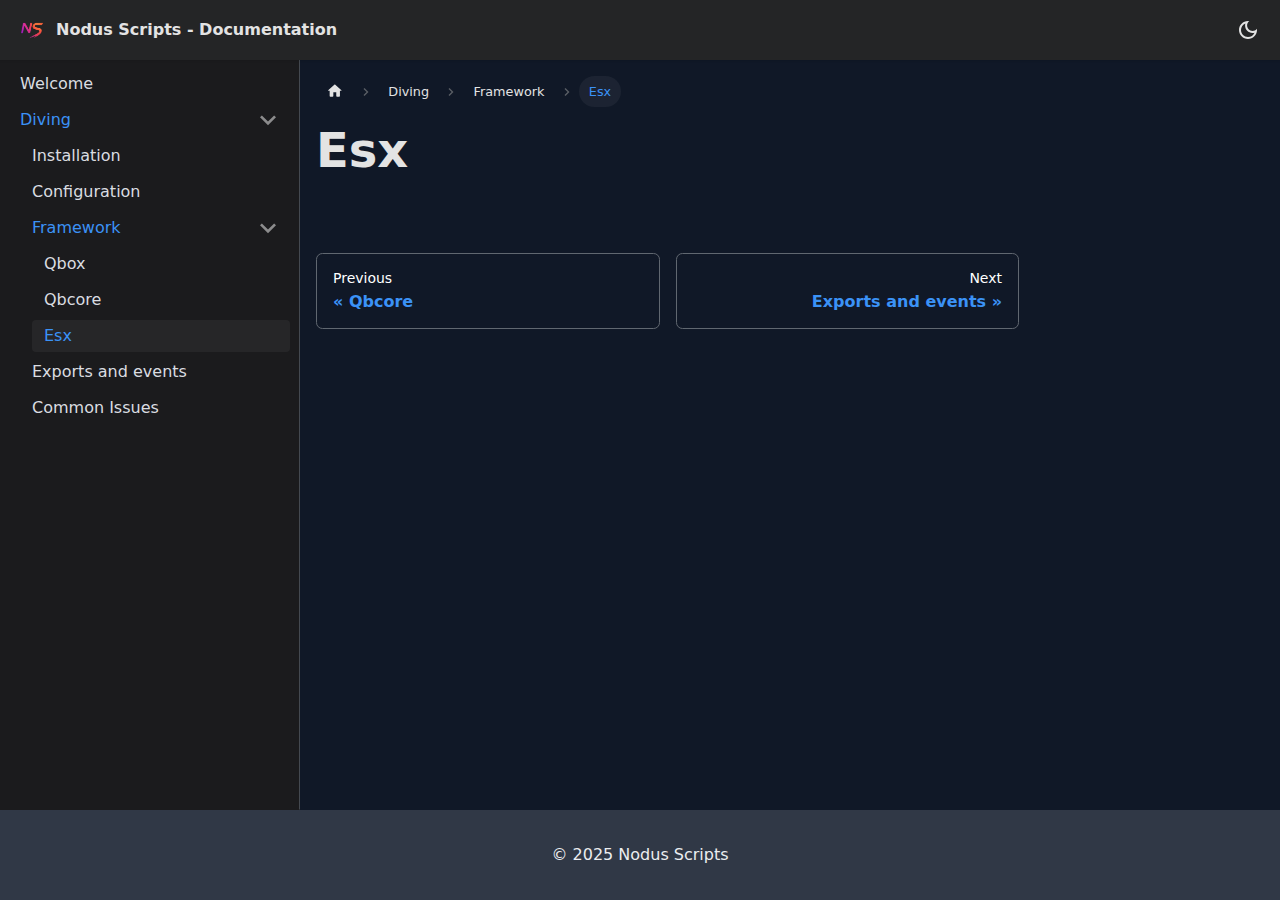
<file: diving/framework/esx/index.html>
<!doctype html>
<html lang="en" dir="ltr" class="docs-wrapper plugin-docs plugin-id-default docs-version-current docs-doc-page docs-doc-id-diving/framework/esx" data-has-hydrated="false">
<head>
<meta charset="UTF-8">
<meta name="generator" content="Docusaurus v3.8.0">
<title data-rh="true">Esx | Nodus Scripts Documentation</title><meta data-rh="true" name="viewport" content="width=device-width,initial-scale=1"><meta data-rh="true" name="twitter:card" content="summary_large_image"><meta data-rh="true" property="og:url" content="https://docs.noduscripts.com/diving/framework/esx"><meta data-rh="true" property="og:locale" content="en"><meta data-rh="true" name="docusaurus_locale" content="en"><meta data-rh="true" name="docsearch:language" content="en"><meta data-rh="true" name="docusaurus_version" content="current"><meta data-rh="true" name="docusaurus_tag" content="docs-default-current"><meta data-rh="true" name="docsearch:version" content="current"><meta data-rh="true" name="docsearch:docusaurus_tag" content="docs-default-current"><meta data-rh="true" property="og:title" content="Esx | Nodus Scripts Documentation"><link data-rh="true" rel="icon" href="/img/favicon.ico"><link data-rh="true" rel="canonical" href="https://docs.noduscripts.com/diving/framework/esx"><link data-rh="true" rel="alternate" href="https://docs.noduscripts.com/diving/framework/esx" hreflang="en"><link data-rh="true" rel="alternate" href="https://docs.noduscripts.com/diving/framework/esx" hreflang="x-default"><script data-rh="true" type="application/ld+json">{"@context":"https://schema.org","@type":"BreadcrumbList","itemListElement":[{"@type":"ListItem","position":1,"name":"Diving","item":"https://docs.noduscripts.com/category/diving"},{"@type":"ListItem","position":2,"name":"Framework","item":"https://docs.noduscripts.com/category/framework"},{"@type":"ListItem","position":3,"name":"Esx","item":"https://docs.noduscripts.com/diving/framework/esx"}]}</script><link rel="stylesheet" href="/assets/css/styles.8813dc00.css">
<script src="/assets/js/runtime~main.d9590949.js" defer="defer"></script>
<script src="/assets/js/main.ab432162.js" defer="defer"></script>
</head>
<body class="navigation-with-keyboard">
<svg xmlns="http://www.w3.org/2000/svg" style="display: none;"><defs>
<symbol id="theme-svg-external-link" viewBox="0 0 24 24"><path fill="currentColor" d="M21 13v10h-21v-19h12v2h-10v15h17v-8h2zm3-12h-10.988l4.035 4-6.977 7.07 2.828 2.828 6.977-7.07 4.125 4.172v-11z"/></symbol>
</defs></svg>
<script>!function(){var t="dark";var e=function(){try{return new URLSearchParams(window.location.search).get("docusaurus-theme")}catch(t){}}()||function(){try{return window.localStorage.getItem("theme")}catch(t){}}();document.documentElement.setAttribute("data-theme",e||t),document.documentElement.setAttribute("data-theme-choice",e||t)}(),function(){try{const c=new URLSearchParams(window.location.search).entries();for(var[t,e]of c)if(t.startsWith("docusaurus-data-")){var a=t.replace("docusaurus-data-","data-");document.documentElement.setAttribute(a,e)}}catch(t){}}()</script><div id="__docusaurus"><link rel="preload" as="image" href="/img/logo.svg"><div role="region" aria-label="Skip to main content"><a class="skipToContent_fXgn" href="#__docusaurus_skipToContent_fallback">Skip to main content</a></div><nav aria-label="Main" class="theme-layout-navbar navbar navbar--fixed-top"><div class="navbar__inner"><div class="theme-layout-navbar-left navbar__items"><a class="navbar__brand" href="/"><div class="navbar__logo"><img src="/img/logo.svg" alt="Nodus Scripts Logo" class="themedComponent_mlkZ themedComponent--light_NVdE"><img src="/img/logo.svg" alt="Nodus Scripts Logo" class="themedComponent_mlkZ themedComponent--dark_xIcU"></div><b class="navbar__title text--truncate">Nodus Scripts - Documentation</b></a></div><div class="theme-layout-navbar-right navbar__items navbar__items--right"><div class="toggle_vylO colorModeToggle_DEke"><button class="clean-btn toggleButton_gllP toggleButtonDisabled_aARS" type="button" disabled="" title="system mode" aria-label="Switch between dark and light mode (currently system mode)"><svg viewBox="0 0 24 24" width="24" height="24" aria-hidden="true" class="toggleIcon_g3eP lightToggleIcon_pyhR"><path fill="currentColor" d="M12,9c1.65,0,3,1.35,3,3s-1.35,3-3,3s-3-1.35-3-3S10.35,9,12,9 M12,7c-2.76,0-5,2.24-5,5s2.24,5,5,5s5-2.24,5-5 S14.76,7,12,7L12,7z M2,13l2,0c0.55,0,1-0.45,1-1s-0.45-1-1-1l-2,0c-0.55,0-1,0.45-1,1S1.45,13,2,13z M20,13l2,0c0.55,0,1-0.45,1-1 s-0.45-1-1-1l-2,0c-0.55,0-1,0.45-1,1S19.45,13,20,13z M11,2v2c0,0.55,0.45,1,1,1s1-0.45,1-1V2c0-0.55-0.45-1-1-1S11,1.45,11,2z M11,20v2c0,0.55,0.45,1,1,1s1-0.45,1-1v-2c0-0.55-0.45-1-1-1C11.45,19,11,19.45,11,20z M5.99,4.58c-0.39-0.39-1.03-0.39-1.41,0 c-0.39,0.39-0.39,1.03,0,1.41l1.06,1.06c0.39,0.39,1.03,0.39,1.41,0s0.39-1.03,0-1.41L5.99,4.58z M18.36,16.95 c-0.39-0.39-1.03-0.39-1.41,0c-0.39,0.39-0.39,1.03,0,1.41l1.06,1.06c0.39,0.39,1.03,0.39,1.41,0c0.39-0.39,0.39-1.03,0-1.41 L18.36,16.95z M19.42,5.99c0.39-0.39,0.39-1.03,0-1.41c-0.39-0.39-1.03-0.39-1.41,0l-1.06,1.06c-0.39,0.39-0.39,1.03,0,1.41 s1.03,0.39,1.41,0L19.42,5.99z M7.05,18.36c0.39-0.39,0.39-1.03,0-1.41c-0.39-0.39-1.03-0.39-1.41,0l-1.06,1.06 c-0.39,0.39-0.39,1.03,0,1.41s1.03,0.39,1.41,0L7.05,18.36z"></path></svg><svg viewBox="0 0 24 24" width="24" height="24" aria-hidden="true" class="toggleIcon_g3eP darkToggleIcon_wfgR"><path fill="currentColor" d="M9.37,5.51C9.19,6.15,9.1,6.82,9.1,7.5c0,4.08,3.32,7.4,7.4,7.4c0.68,0,1.35-0.09,1.99-0.27C17.45,17.19,14.93,19,12,19 c-3.86,0-7-3.14-7-7C5,9.07,6.81,6.55,9.37,5.51z M12,3c-4.97,0-9,4.03-9,9s4.03,9,9,9s9-4.03,9-9c0-0.46-0.04-0.92-0.1-1.36 c-0.98,1.37-2.58,2.26-4.4,2.26c-2.98,0-5.4-2.42-5.4-5.4c0-1.81,0.89-3.42,2.26-4.4C12.92,3.04,12.46,3,12,3L12,3z"></path></svg><svg viewBox="0 0 24 24" width="24" height="24" aria-hidden="true" class="toggleIcon_g3eP systemToggleIcon_QzmC"><path fill="currentColor" d="m12 21c4.971 0 9-4.029 9-9s-4.029-9-9-9-9 4.029-9 9 4.029 9 9 9zm4.95-13.95c1.313 1.313 2.05 3.093 2.05 4.95s-0.738 3.637-2.05 4.95c-1.313 1.313-3.093 2.05-4.95 2.05v-14c1.857 0 3.637 0.737 4.95 2.05z"></path></svg></button></div><div class="navbarSearchContainer_Bca1"></div></div></div><div role="presentation" class="navbar-sidebar__backdrop"></div></nav><div id="__docusaurus_skipToContent_fallback" class="theme-layout-main main-wrapper mainWrapper_z2l0"><div class="docsWrapper_hBAB"><button aria-label="Scroll back to top" class="clean-btn theme-back-to-top-button backToTopButton_sjWU" type="button"></button><div class="docRoot_UBD9"><aside class="theme-doc-sidebar-container docSidebarContainer_YfHR"><div class="sidebarViewport_aRkj"><div class="sidebar_njMd"><nav aria-label="Docs sidebar" class="menu thin-scrollbar menu_SIkG"><ul class="theme-doc-sidebar-menu menu__list"><li class="theme-doc-sidebar-item-link theme-doc-sidebar-item-link-level-1 menu__list-item"><a class="menu__link" href="/">Welcome</a></li><li class="theme-doc-sidebar-item-category theme-doc-sidebar-item-category-level-1 menu__list-item"><div class="menu__list-item-collapsible"><a class="menu__link menu__link--sublist menu__link--active" href="/category/diving">Diving</a><button aria-label="Collapse sidebar category &#x27;Diving&#x27;" aria-expanded="true" type="button" class="clean-btn menu__caret"></button></div><ul class="menu__list"><li class="theme-doc-sidebar-item-link theme-doc-sidebar-item-link-level-2 menu__list-item"><a class="menu__link" tabindex="0" href="/diving">Installation</a></li><li class="theme-doc-sidebar-item-link theme-doc-sidebar-item-link-level-2 menu__list-item"><a class="menu__link" tabindex="0" href="/diving/configuration">Configuration</a></li><li class="theme-doc-sidebar-item-category theme-doc-sidebar-item-category-level-2 menu__list-item"><div class="menu__list-item-collapsible"><a class="menu__link menu__link--sublist menu__link--active" tabindex="0" href="/category/framework">Framework</a><button aria-label="Collapse sidebar category &#x27;Framework&#x27;" aria-expanded="true" type="button" class="clean-btn menu__caret"></button></div><ul class="menu__list"><li class="theme-doc-sidebar-item-link theme-doc-sidebar-item-link-level-3 menu__list-item"><a class="menu__link" tabindex="0" href="/diving/framework/qbx">Qbox</a></li><li class="theme-doc-sidebar-item-link theme-doc-sidebar-item-link-level-3 menu__list-item"><a class="menu__link" tabindex="0" href="/diving/framework/qbcore">Qbcore</a></li><li class="theme-doc-sidebar-item-link theme-doc-sidebar-item-link-level-3 menu__list-item"><a class="menu__link menu__link--active" aria-current="page" tabindex="0" href="/diving/framework/esx">Esx</a></li></ul></li><li class="theme-doc-sidebar-item-link theme-doc-sidebar-item-link-level-2 menu__list-item"><a class="menu__link" tabindex="0" href="/diving/events-and-exports">Exports and events</a></li><li class="theme-doc-sidebar-item-link theme-doc-sidebar-item-link-level-2 menu__list-item"><a class="menu__link" tabindex="0" href="/diving/common-issues">Common Issues</a></li></ul></li></ul></nav></div></div></aside><main class="docMainContainer_TBSr"><div class="container padding-top--md padding-bottom--lg"><div class="row"><div class="col docItemCol_VOVn"><div class="docItemContainer_Djhp"><article><nav class="theme-doc-breadcrumbs breadcrumbsContainer_Z_bl" aria-label="Breadcrumbs"><ul class="breadcrumbs"><li class="breadcrumbs__item"><a aria-label="Home page" class="breadcrumbs__link" href="/"><svg viewBox="0 0 24 24" class="breadcrumbHomeIcon_YNFT"><path d="M10 19v-5h4v5c0 .55.45 1 1 1h3c.55 0 1-.45 1-1v-7h1.7c.46 0 .68-.57.33-.87L12.67 3.6c-.38-.34-.96-.34-1.34 0l-8.36 7.53c-.34.3-.13.87.33.87H5v7c0 .55.45 1 1 1h3c.55 0 1-.45 1-1z" fill="currentColor"></path></svg></a></li><li class="breadcrumbs__item"><a class="breadcrumbs__link" href="/category/diving"><span>Diving</span></a></li><li class="breadcrumbs__item"><a class="breadcrumbs__link" href="/category/framework"><span>Framework</span></a></li><li class="breadcrumbs__item breadcrumbs__item--active"><span class="breadcrumbs__link">Esx</span></li></ul></nav><div class="theme-doc-markdown markdown"><header><h1>Esx</h1></header></div></article><nav class="docusaurus-mt-lg pagination-nav" aria-label="Docs pages"><a class="pagination-nav__link pagination-nav__link--prev" href="/diving/framework/qbcore"><div class="pagination-nav__sublabel">Previous</div><div class="pagination-nav__label">Qbcore</div></a><a class="pagination-nav__link pagination-nav__link--next" href="/diving/events-and-exports"><div class="pagination-nav__sublabel">Next</div><div class="pagination-nav__label">Exports and events</div></a></nav></div></div></div></div></main></div></div></div><footer class="theme-layout-footer footer footer--dark"><div class="container container-fluid"><div class="footer__bottom text--center"><div class="footer__copyright">© 2025 Nodus Scripts</div></div></div></footer></div>
</body>
</html>
</file>
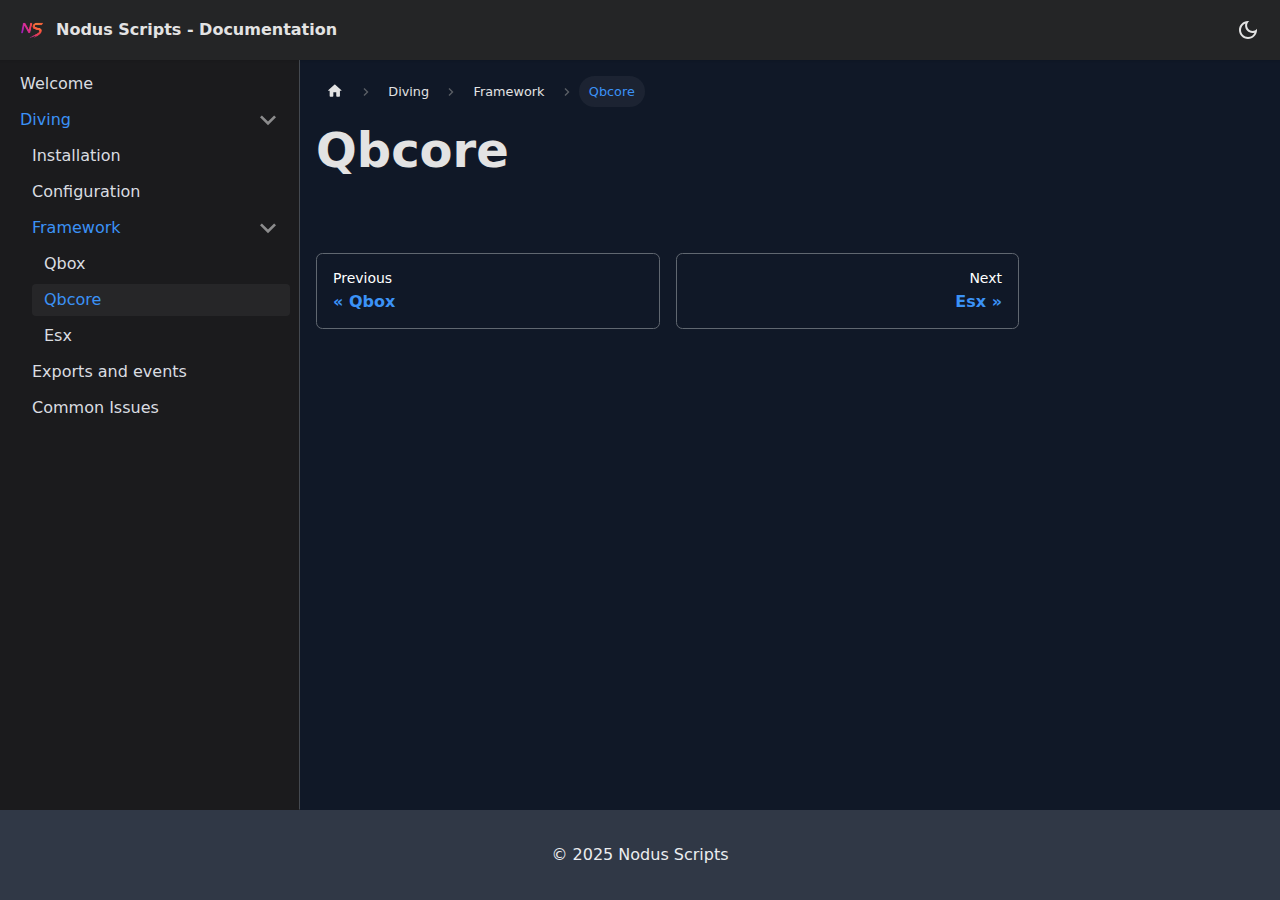
<file: diving/framework/qbcore/index.html>
<!doctype html>
<html lang="en" dir="ltr" class="docs-wrapper plugin-docs plugin-id-default docs-version-current docs-doc-page docs-doc-id-diving/framework/qbcore" data-has-hydrated="false">
<head>
<meta charset="UTF-8">
<meta name="generator" content="Docusaurus v3.8.0">
<title data-rh="true">Qbcore | Nodus Scripts Documentation</title><meta data-rh="true" name="viewport" content="width=device-width,initial-scale=1"><meta data-rh="true" name="twitter:card" content="summary_large_image"><meta data-rh="true" property="og:url" content="https://docs.noduscripts.com/diving/framework/qbcore"><meta data-rh="true" property="og:locale" content="en"><meta data-rh="true" name="docusaurus_locale" content="en"><meta data-rh="true" name="docsearch:language" content="en"><meta data-rh="true" name="docusaurus_version" content="current"><meta data-rh="true" name="docusaurus_tag" content="docs-default-current"><meta data-rh="true" name="docsearch:version" content="current"><meta data-rh="true" name="docsearch:docusaurus_tag" content="docs-default-current"><meta data-rh="true" property="og:title" content="Qbcore | Nodus Scripts Documentation"><link data-rh="true" rel="icon" href="/img/favicon.ico"><link data-rh="true" rel="canonical" href="https://docs.noduscripts.com/diving/framework/qbcore"><link data-rh="true" rel="alternate" href="https://docs.noduscripts.com/diving/framework/qbcore" hreflang="en"><link data-rh="true" rel="alternate" href="https://docs.noduscripts.com/diving/framework/qbcore" hreflang="x-default"><script data-rh="true" type="application/ld+json">{"@context":"https://schema.org","@type":"BreadcrumbList","itemListElement":[{"@type":"ListItem","position":1,"name":"Diving","item":"https://docs.noduscripts.com/category/diving"},{"@type":"ListItem","position":2,"name":"Framework","item":"https://docs.noduscripts.com/category/framework"},{"@type":"ListItem","position":3,"name":"Qbcore","item":"https://docs.noduscripts.com/diving/framework/qbcore"}]}</script><link rel="stylesheet" href="/assets/css/styles.8813dc00.css">
<script src="/assets/js/runtime~main.d9590949.js" defer="defer"></script>
<script src="/assets/js/main.ab432162.js" defer="defer"></script>
</head>
<body class="navigation-with-keyboard">
<svg xmlns="http://www.w3.org/2000/svg" style="display: none;"><defs>
<symbol id="theme-svg-external-link" viewBox="0 0 24 24"><path fill="currentColor" d="M21 13v10h-21v-19h12v2h-10v15h17v-8h2zm3-12h-10.988l4.035 4-6.977 7.07 2.828 2.828 6.977-7.07 4.125 4.172v-11z"/></symbol>
</defs></svg>
<script>!function(){var t="dark";var e=function(){try{return new URLSearchParams(window.location.search).get("docusaurus-theme")}catch(t){}}()||function(){try{return window.localStorage.getItem("theme")}catch(t){}}();document.documentElement.setAttribute("data-theme",e||t),document.documentElement.setAttribute("data-theme-choice",e||t)}(),function(){try{const c=new URLSearchParams(window.location.search).entries();for(var[t,e]of c)if(t.startsWith("docusaurus-data-")){var a=t.replace("docusaurus-data-","data-");document.documentElement.setAttribute(a,e)}}catch(t){}}()</script><div id="__docusaurus"><link rel="preload" as="image" href="/img/logo.svg"><div role="region" aria-label="Skip to main content"><a class="skipToContent_fXgn" href="#__docusaurus_skipToContent_fallback">Skip to main content</a></div><nav aria-label="Main" class="theme-layout-navbar navbar navbar--fixed-top"><div class="navbar__inner"><div class="theme-layout-navbar-left navbar__items"><a class="navbar__brand" href="/"><div class="navbar__logo"><img src="/img/logo.svg" alt="Nodus Scripts Logo" class="themedComponent_mlkZ themedComponent--light_NVdE"><img src="/img/logo.svg" alt="Nodus Scripts Logo" class="themedComponent_mlkZ themedComponent--dark_xIcU"></div><b class="navbar__title text--truncate">Nodus Scripts - Documentation</b></a></div><div class="theme-layout-navbar-right navbar__items navbar__items--right"><div class="toggle_vylO colorModeToggle_DEke"><button class="clean-btn toggleButton_gllP toggleButtonDisabled_aARS" type="button" disabled="" title="system mode" aria-label="Switch between dark and light mode (currently system mode)"><svg viewBox="0 0 24 24" width="24" height="24" aria-hidden="true" class="toggleIcon_g3eP lightToggleIcon_pyhR"><path fill="currentColor" d="M12,9c1.65,0,3,1.35,3,3s-1.35,3-3,3s-3-1.35-3-3S10.35,9,12,9 M12,7c-2.76,0-5,2.24-5,5s2.24,5,5,5s5-2.24,5-5 S14.76,7,12,7L12,7z M2,13l2,0c0.55,0,1-0.45,1-1s-0.45-1-1-1l-2,0c-0.55,0-1,0.45-1,1S1.45,13,2,13z M20,13l2,0c0.55,0,1-0.45,1-1 s-0.45-1-1-1l-2,0c-0.55,0-1,0.45-1,1S19.45,13,20,13z M11,2v2c0,0.55,0.45,1,1,1s1-0.45,1-1V2c0-0.55-0.45-1-1-1S11,1.45,11,2z M11,20v2c0,0.55,0.45,1,1,1s1-0.45,1-1v-2c0-0.55-0.45-1-1-1C11.45,19,11,19.45,11,20z M5.99,4.58c-0.39-0.39-1.03-0.39-1.41,0 c-0.39,0.39-0.39,1.03,0,1.41l1.06,1.06c0.39,0.39,1.03,0.39,1.41,0s0.39-1.03,0-1.41L5.99,4.58z M18.36,16.95 c-0.39-0.39-1.03-0.39-1.41,0c-0.39,0.39-0.39,1.03,0,1.41l1.06,1.06c0.39,0.39,1.03,0.39,1.41,0c0.39-0.39,0.39-1.03,0-1.41 L18.36,16.95z M19.42,5.99c0.39-0.39,0.39-1.03,0-1.41c-0.39-0.39-1.03-0.39-1.41,0l-1.06,1.06c-0.39,0.39-0.39,1.03,0,1.41 s1.03,0.39,1.41,0L19.42,5.99z M7.05,18.36c0.39-0.39,0.39-1.03,0-1.41c-0.39-0.39-1.03-0.39-1.41,0l-1.06,1.06 c-0.39,0.39-0.39,1.03,0,1.41s1.03,0.39,1.41,0L7.05,18.36z"></path></svg><svg viewBox="0 0 24 24" width="24" height="24" aria-hidden="true" class="toggleIcon_g3eP darkToggleIcon_wfgR"><path fill="currentColor" d="M9.37,5.51C9.19,6.15,9.1,6.82,9.1,7.5c0,4.08,3.32,7.4,7.4,7.4c0.68,0,1.35-0.09,1.99-0.27C17.45,17.19,14.93,19,12,19 c-3.86,0-7-3.14-7-7C5,9.07,6.81,6.55,9.37,5.51z M12,3c-4.97,0-9,4.03-9,9s4.03,9,9,9s9-4.03,9-9c0-0.46-0.04-0.92-0.1-1.36 c-0.98,1.37-2.58,2.26-4.4,2.26c-2.98,0-5.4-2.42-5.4-5.4c0-1.81,0.89-3.42,2.26-4.4C12.92,3.04,12.46,3,12,3L12,3z"></path></svg><svg viewBox="0 0 24 24" width="24" height="24" aria-hidden="true" class="toggleIcon_g3eP systemToggleIcon_QzmC"><path fill="currentColor" d="m12 21c4.971 0 9-4.029 9-9s-4.029-9-9-9-9 4.029-9 9 4.029 9 9 9zm4.95-13.95c1.313 1.313 2.05 3.093 2.05 4.95s-0.738 3.637-2.05 4.95c-1.313 1.313-3.093 2.05-4.95 2.05v-14c1.857 0 3.637 0.737 4.95 2.05z"></path></svg></button></div><div class="navbarSearchContainer_Bca1"></div></div></div><div role="presentation" class="navbar-sidebar__backdrop"></div></nav><div id="__docusaurus_skipToContent_fallback" class="theme-layout-main main-wrapper mainWrapper_z2l0"><div class="docsWrapper_hBAB"><button aria-label="Scroll back to top" class="clean-btn theme-back-to-top-button backToTopButton_sjWU" type="button"></button><div class="docRoot_UBD9"><aside class="theme-doc-sidebar-container docSidebarContainer_YfHR"><div class="sidebarViewport_aRkj"><div class="sidebar_njMd"><nav aria-label="Docs sidebar" class="menu thin-scrollbar menu_SIkG"><ul class="theme-doc-sidebar-menu menu__list"><li class="theme-doc-sidebar-item-link theme-doc-sidebar-item-link-level-1 menu__list-item"><a class="menu__link" href="/">Welcome</a></li><li class="theme-doc-sidebar-item-category theme-doc-sidebar-item-category-level-1 menu__list-item"><div class="menu__list-item-collapsible"><a class="menu__link menu__link--sublist menu__link--active" href="/category/diving">Diving</a><button aria-label="Collapse sidebar category &#x27;Diving&#x27;" aria-expanded="true" type="button" class="clean-btn menu__caret"></button></div><ul class="menu__list"><li class="theme-doc-sidebar-item-link theme-doc-sidebar-item-link-level-2 menu__list-item"><a class="menu__link" tabindex="0" href="/diving">Installation</a></li><li class="theme-doc-sidebar-item-link theme-doc-sidebar-item-link-level-2 menu__list-item"><a class="menu__link" tabindex="0" href="/diving/configuration">Configuration</a></li><li class="theme-doc-sidebar-item-category theme-doc-sidebar-item-category-level-2 menu__list-item"><div class="menu__list-item-collapsible"><a class="menu__link menu__link--sublist menu__link--active" tabindex="0" href="/category/framework">Framework</a><button aria-label="Collapse sidebar category &#x27;Framework&#x27;" aria-expanded="true" type="button" class="clean-btn menu__caret"></button></div><ul class="menu__list"><li class="theme-doc-sidebar-item-link theme-doc-sidebar-item-link-level-3 menu__list-item"><a class="menu__link" tabindex="0" href="/diving/framework/qbx">Qbox</a></li><li class="theme-doc-sidebar-item-link theme-doc-sidebar-item-link-level-3 menu__list-item"><a class="menu__link menu__link--active" aria-current="page" tabindex="0" href="/diving/framework/qbcore">Qbcore</a></li><li class="theme-doc-sidebar-item-link theme-doc-sidebar-item-link-level-3 menu__list-item"><a class="menu__link" tabindex="0" href="/diving/framework/esx">Esx</a></li></ul></li><li class="theme-doc-sidebar-item-link theme-doc-sidebar-item-link-level-2 menu__list-item"><a class="menu__link" tabindex="0" href="/diving/events-and-exports">Exports and events</a></li><li class="theme-doc-sidebar-item-link theme-doc-sidebar-item-link-level-2 menu__list-item"><a class="menu__link" tabindex="0" href="/diving/common-issues">Common Issues</a></li></ul></li></ul></nav></div></div></aside><main class="docMainContainer_TBSr"><div class="container padding-top--md padding-bottom--lg"><div class="row"><div class="col docItemCol_VOVn"><div class="docItemContainer_Djhp"><article><nav class="theme-doc-breadcrumbs breadcrumbsContainer_Z_bl" aria-label="Breadcrumbs"><ul class="breadcrumbs"><li class="breadcrumbs__item"><a aria-label="Home page" class="breadcrumbs__link" href="/"><svg viewBox="0 0 24 24" class="breadcrumbHomeIcon_YNFT"><path d="M10 19v-5h4v5c0 .55.45 1 1 1h3c.55 0 1-.45 1-1v-7h1.7c.46 0 .68-.57.33-.87L12.67 3.6c-.38-.34-.96-.34-1.34 0l-8.36 7.53c-.34.3-.13.87.33.87H5v7c0 .55.45 1 1 1h3c.55 0 1-.45 1-1z" fill="currentColor"></path></svg></a></li><li class="breadcrumbs__item"><a class="breadcrumbs__link" href="/category/diving"><span>Diving</span></a></li><li class="breadcrumbs__item"><a class="breadcrumbs__link" href="/category/framework"><span>Framework</span></a></li><li class="breadcrumbs__item breadcrumbs__item--active"><span class="breadcrumbs__link">Qbcore</span></li></ul></nav><div class="theme-doc-markdown markdown"><header><h1>Qbcore</h1></header></div></article><nav class="docusaurus-mt-lg pagination-nav" aria-label="Docs pages"><a class="pagination-nav__link pagination-nav__link--prev" href="/diving/framework/qbx"><div class="pagination-nav__sublabel">Previous</div><div class="pagination-nav__label">Qbox</div></a><a class="pagination-nav__link pagination-nav__link--next" href="/diving/framework/esx"><div class="pagination-nav__sublabel">Next</div><div class="pagination-nav__label">Esx</div></a></nav></div></div></div></div></main></div></div></div><footer class="theme-layout-footer footer footer--dark"><div class="container container-fluid"><div class="footer__bottom text--center"><div class="footer__copyright">© 2025 Nodus Scripts</div></div></div></footer></div>
</body>
</html>
</file>
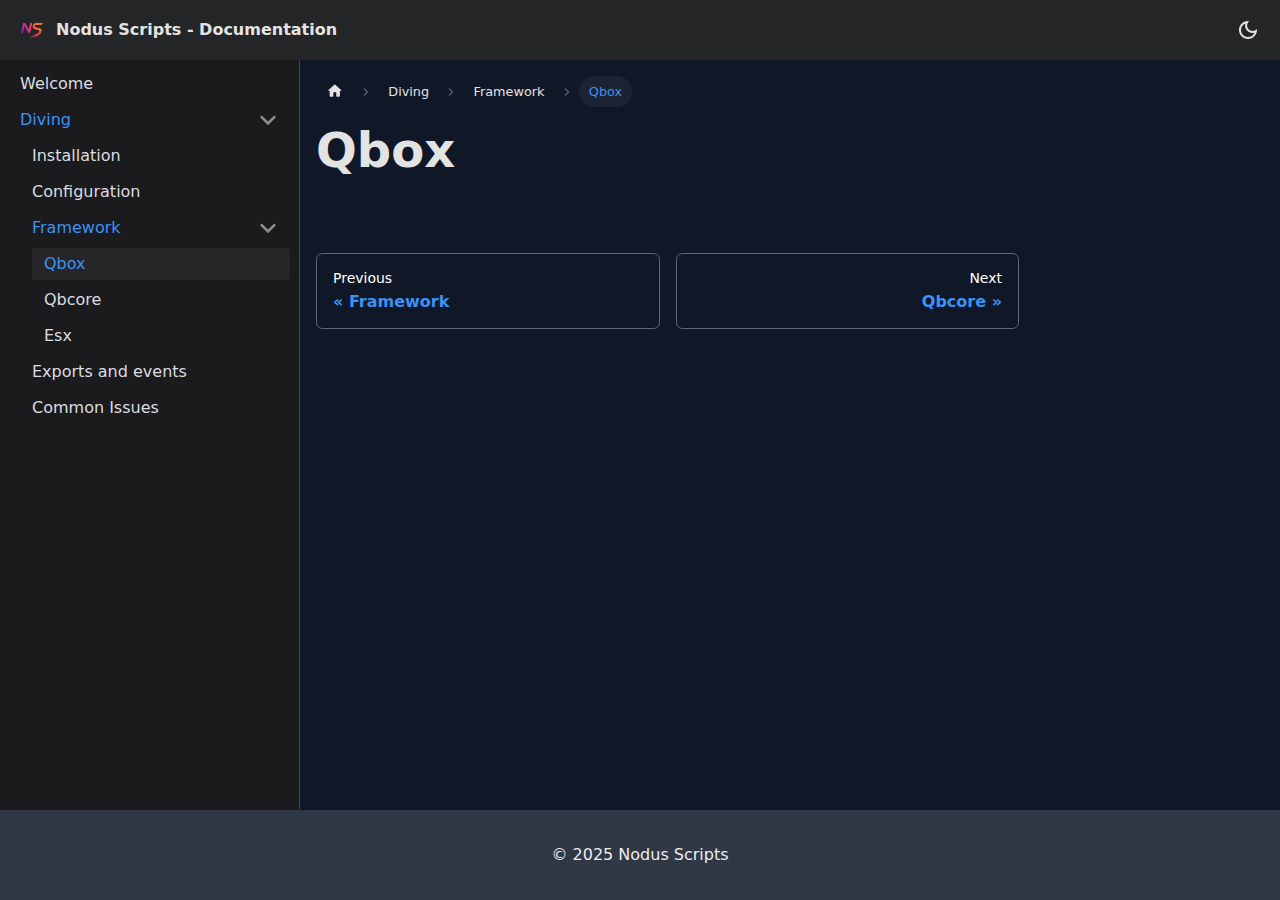
<file: diving/framework/qbx/index.html>
<!doctype html>
<html lang="en" dir="ltr" class="docs-wrapper plugin-docs plugin-id-default docs-version-current docs-doc-page docs-doc-id-diving/framework/qbx" data-has-hydrated="false">
<head>
<meta charset="UTF-8">
<meta name="generator" content="Docusaurus v3.8.0">
<title data-rh="true">Qbox | Nodus Scripts Documentation</title><meta data-rh="true" name="viewport" content="width=device-width,initial-scale=1"><meta data-rh="true" name="twitter:card" content="summary_large_image"><meta data-rh="true" property="og:url" content="https://docs.noduscripts.com/diving/framework/qbx"><meta data-rh="true" property="og:locale" content="en"><meta data-rh="true" name="docusaurus_locale" content="en"><meta data-rh="true" name="docsearch:language" content="en"><meta data-rh="true" name="docusaurus_version" content="current"><meta data-rh="true" name="docusaurus_tag" content="docs-default-current"><meta data-rh="true" name="docsearch:version" content="current"><meta data-rh="true" name="docsearch:docusaurus_tag" content="docs-default-current"><meta data-rh="true" property="og:title" content="Qbox | Nodus Scripts Documentation"><link data-rh="true" rel="icon" href="/img/favicon.ico"><link data-rh="true" rel="canonical" href="https://docs.noduscripts.com/diving/framework/qbx"><link data-rh="true" rel="alternate" href="https://docs.noduscripts.com/diving/framework/qbx" hreflang="en"><link data-rh="true" rel="alternate" href="https://docs.noduscripts.com/diving/framework/qbx" hreflang="x-default"><script data-rh="true" type="application/ld+json">{"@context":"https://schema.org","@type":"BreadcrumbList","itemListElement":[{"@type":"ListItem","position":1,"name":"Diving","item":"https://docs.noduscripts.com/category/diving"},{"@type":"ListItem","position":2,"name":"Framework","item":"https://docs.noduscripts.com/category/framework"},{"@type":"ListItem","position":3,"name":"Qbox","item":"https://docs.noduscripts.com/diving/framework/qbx"}]}</script><link rel="stylesheet" href="/assets/css/styles.8813dc00.css">
<script src="/assets/js/runtime~main.d9590949.js" defer="defer"></script>
<script src="/assets/js/main.ab432162.js" defer="defer"></script>
</head>
<body class="navigation-with-keyboard">
<svg xmlns="http://www.w3.org/2000/svg" style="display: none;"><defs>
<symbol id="theme-svg-external-link" viewBox="0 0 24 24"><path fill="currentColor" d="M21 13v10h-21v-19h12v2h-10v15h17v-8h2zm3-12h-10.988l4.035 4-6.977 7.07 2.828 2.828 6.977-7.07 4.125 4.172v-11z"/></symbol>
</defs></svg>
<script>!function(){var t="dark";var e=function(){try{return new URLSearchParams(window.location.search).get("docusaurus-theme")}catch(t){}}()||function(){try{return window.localStorage.getItem("theme")}catch(t){}}();document.documentElement.setAttribute("data-theme",e||t),document.documentElement.setAttribute("data-theme-choice",e||t)}(),function(){try{const c=new URLSearchParams(window.location.search).entries();for(var[t,e]of c)if(t.startsWith("docusaurus-data-")){var a=t.replace("docusaurus-data-","data-");document.documentElement.setAttribute(a,e)}}catch(t){}}()</script><div id="__docusaurus"><link rel="preload" as="image" href="/img/logo.svg"><div role="region" aria-label="Skip to main content"><a class="skipToContent_fXgn" href="#__docusaurus_skipToContent_fallback">Skip to main content</a></div><nav aria-label="Main" class="theme-layout-navbar navbar navbar--fixed-top"><div class="navbar__inner"><div class="theme-layout-navbar-left navbar__items"><a class="navbar__brand" href="/"><div class="navbar__logo"><img src="/img/logo.svg" alt="Nodus Scripts Logo" class="themedComponent_mlkZ themedComponent--light_NVdE"><img src="/img/logo.svg" alt="Nodus Scripts Logo" class="themedComponent_mlkZ themedComponent--dark_xIcU"></div><b class="navbar__title text--truncate">Nodus Scripts - Documentation</b></a></div><div class="theme-layout-navbar-right navbar__items navbar__items--right"><div class="toggle_vylO colorModeToggle_DEke"><button class="clean-btn toggleButton_gllP toggleButtonDisabled_aARS" type="button" disabled="" title="system mode" aria-label="Switch between dark and light mode (currently system mode)"><svg viewBox="0 0 24 24" width="24" height="24" aria-hidden="true" class="toggleIcon_g3eP lightToggleIcon_pyhR"><path fill="currentColor" d="M12,9c1.65,0,3,1.35,3,3s-1.35,3-3,3s-3-1.35-3-3S10.35,9,12,9 M12,7c-2.76,0-5,2.24-5,5s2.24,5,5,5s5-2.24,5-5 S14.76,7,12,7L12,7z M2,13l2,0c0.55,0,1-0.45,1-1s-0.45-1-1-1l-2,0c-0.55,0-1,0.45-1,1S1.45,13,2,13z M20,13l2,0c0.55,0,1-0.45,1-1 s-0.45-1-1-1l-2,0c-0.55,0-1,0.45-1,1S19.45,13,20,13z M11,2v2c0,0.55,0.45,1,1,1s1-0.45,1-1V2c0-0.55-0.45-1-1-1S11,1.45,11,2z M11,20v2c0,0.55,0.45,1,1,1s1-0.45,1-1v-2c0-0.55-0.45-1-1-1C11.45,19,11,19.45,11,20z M5.99,4.58c-0.39-0.39-1.03-0.39-1.41,0 c-0.39,0.39-0.39,1.03,0,1.41l1.06,1.06c0.39,0.39,1.03,0.39,1.41,0s0.39-1.03,0-1.41L5.99,4.58z M18.36,16.95 c-0.39-0.39-1.03-0.39-1.41,0c-0.39,0.39-0.39,1.03,0,1.41l1.06,1.06c0.39,0.39,1.03,0.39,1.41,0c0.39-0.39,0.39-1.03,0-1.41 L18.36,16.95z M19.42,5.99c0.39-0.39,0.39-1.03,0-1.41c-0.39-0.39-1.03-0.39-1.41,0l-1.06,1.06c-0.39,0.39-0.39,1.03,0,1.41 s1.03,0.39,1.41,0L19.42,5.99z M7.05,18.36c0.39-0.39,0.39-1.03,0-1.41c-0.39-0.39-1.03-0.39-1.41,0l-1.06,1.06 c-0.39,0.39-0.39,1.03,0,1.41s1.03,0.39,1.41,0L7.05,18.36z"></path></svg><svg viewBox="0 0 24 24" width="24" height="24" aria-hidden="true" class="toggleIcon_g3eP darkToggleIcon_wfgR"><path fill="currentColor" d="M9.37,5.51C9.19,6.15,9.1,6.82,9.1,7.5c0,4.08,3.32,7.4,7.4,7.4c0.68,0,1.35-0.09,1.99-0.27C17.45,17.19,14.93,19,12,19 c-3.86,0-7-3.14-7-7C5,9.07,6.81,6.55,9.37,5.51z M12,3c-4.97,0-9,4.03-9,9s4.03,9,9,9s9-4.03,9-9c0-0.46-0.04-0.92-0.1-1.36 c-0.98,1.37-2.58,2.26-4.4,2.26c-2.98,0-5.4-2.42-5.4-5.4c0-1.81,0.89-3.42,2.26-4.4C12.92,3.04,12.46,3,12,3L12,3z"></path></svg><svg viewBox="0 0 24 24" width="24" height="24" aria-hidden="true" class="toggleIcon_g3eP systemToggleIcon_QzmC"><path fill="currentColor" d="m12 21c4.971 0 9-4.029 9-9s-4.029-9-9-9-9 4.029-9 9 4.029 9 9 9zm4.95-13.95c1.313 1.313 2.05 3.093 2.05 4.95s-0.738 3.637-2.05 4.95c-1.313 1.313-3.093 2.05-4.95 2.05v-14c1.857 0 3.637 0.737 4.95 2.05z"></path></svg></button></div><div class="navbarSearchContainer_Bca1"></div></div></div><div role="presentation" class="navbar-sidebar__backdrop"></div></nav><div id="__docusaurus_skipToContent_fallback" class="theme-layout-main main-wrapper mainWrapper_z2l0"><div class="docsWrapper_hBAB"><button aria-label="Scroll back to top" class="clean-btn theme-back-to-top-button backToTopButton_sjWU" type="button"></button><div class="docRoot_UBD9"><aside class="theme-doc-sidebar-container docSidebarContainer_YfHR"><div class="sidebarViewport_aRkj"><div class="sidebar_njMd"><nav aria-label="Docs sidebar" class="menu thin-scrollbar menu_SIkG"><ul class="theme-doc-sidebar-menu menu__list"><li class="theme-doc-sidebar-item-link theme-doc-sidebar-item-link-level-1 menu__list-item"><a class="menu__link" href="/">Welcome</a></li><li class="theme-doc-sidebar-item-category theme-doc-sidebar-item-category-level-1 menu__list-item"><div class="menu__list-item-collapsible"><a class="menu__link menu__link--sublist menu__link--active" href="/category/diving">Diving</a><button aria-label="Collapse sidebar category &#x27;Diving&#x27;" aria-expanded="true" type="button" class="clean-btn menu__caret"></button></div><ul class="menu__list"><li class="theme-doc-sidebar-item-link theme-doc-sidebar-item-link-level-2 menu__list-item"><a class="menu__link" tabindex="0" href="/diving">Installation</a></li><li class="theme-doc-sidebar-item-link theme-doc-sidebar-item-link-level-2 menu__list-item"><a class="menu__link" tabindex="0" href="/diving/configuration">Configuration</a></li><li class="theme-doc-sidebar-item-category theme-doc-sidebar-item-category-level-2 menu__list-item"><div class="menu__list-item-collapsible"><a class="menu__link menu__link--sublist menu__link--active" tabindex="0" href="/category/framework">Framework</a><button aria-label="Collapse sidebar category &#x27;Framework&#x27;" aria-expanded="true" type="button" class="clean-btn menu__caret"></button></div><ul class="menu__list"><li class="theme-doc-sidebar-item-link theme-doc-sidebar-item-link-level-3 menu__list-item"><a class="menu__link menu__link--active" aria-current="page" tabindex="0" href="/diving/framework/qbx">Qbox</a></li><li class="theme-doc-sidebar-item-link theme-doc-sidebar-item-link-level-3 menu__list-item"><a class="menu__link" tabindex="0" href="/diving/framework/qbcore">Qbcore</a></li><li class="theme-doc-sidebar-item-link theme-doc-sidebar-item-link-level-3 menu__list-item"><a class="menu__link" tabindex="0" href="/diving/framework/esx">Esx</a></li></ul></li><li class="theme-doc-sidebar-item-link theme-doc-sidebar-item-link-level-2 menu__list-item"><a class="menu__link" tabindex="0" href="/diving/events-and-exports">Exports and events</a></li><li class="theme-doc-sidebar-item-link theme-doc-sidebar-item-link-level-2 menu__list-item"><a class="menu__link" tabindex="0" href="/diving/common-issues">Common Issues</a></li></ul></li></ul></nav></div></div></aside><main class="docMainContainer_TBSr"><div class="container padding-top--md padding-bottom--lg"><div class="row"><div class="col docItemCol_VOVn"><div class="docItemContainer_Djhp"><article><nav class="theme-doc-breadcrumbs breadcrumbsContainer_Z_bl" aria-label="Breadcrumbs"><ul class="breadcrumbs"><li class="breadcrumbs__item"><a aria-label="Home page" class="breadcrumbs__link" href="/"><svg viewBox="0 0 24 24" class="breadcrumbHomeIcon_YNFT"><path d="M10 19v-5h4v5c0 .55.45 1 1 1h3c.55 0 1-.45 1-1v-7h1.7c.46 0 .68-.57.33-.87L12.67 3.6c-.38-.34-.96-.34-1.34 0l-8.36 7.53c-.34.3-.13.87.33.87H5v7c0 .55.45 1 1 1h3c.55 0 1-.45 1-1z" fill="currentColor"></path></svg></a></li><li class="breadcrumbs__item"><a class="breadcrumbs__link" href="/category/diving"><span>Diving</span></a></li><li class="breadcrumbs__item"><a class="breadcrumbs__link" href="/category/framework"><span>Framework</span></a></li><li class="breadcrumbs__item breadcrumbs__item--active"><span class="breadcrumbs__link">Qbox</span></li></ul></nav><div class="theme-doc-markdown markdown"><header><h1>Qbox</h1></header></div></article><nav class="docusaurus-mt-lg pagination-nav" aria-label="Docs pages"><a class="pagination-nav__link pagination-nav__link--prev" href="/category/framework"><div class="pagination-nav__sublabel">Previous</div><div class="pagination-nav__label">Framework</div></a><a class="pagination-nav__link pagination-nav__link--next" href="/diving/framework/qbcore"><div class="pagination-nav__sublabel">Next</div><div class="pagination-nav__label">Qbcore</div></a></nav></div></div></div></div></main></div></div></div><footer class="theme-layout-footer footer footer--dark"><div class="container container-fluid"><div class="footer__bottom text--center"><div class="footer__copyright">© 2025 Nodus Scripts</div></div></div></footer></div>
</body>
</html>
</file>
<file: assets/css/styles.8813dc00.css>
.col,.container{padding:0 var(--ifm-spacing-horizontal);width:100%}.markdown>h2,.markdown>h3,.markdown>h4,.markdown>h5,.markdown>h6{margin-bottom:calc(var(--ifm-heading-vertical-rhythm-bottom)*var(--ifm-leading))}.markdown li,body{word-wrap:break-word}body,ol ol,ol ul,ul ol,ul ul{margin:0}pre,table{overflow:auto}blockquote,pre{margin:0 0 var(--ifm-spacing-vertical)}.breadcrumbs__link,.button{transition-timing-function:var(--ifm-transition-timing-default)}.button,code{vertical-align:middle}.button--outline.button--active,.button--outline:active,.button--outline:hover,:root{--ifm-button-color:var(--ifm-font-color-base-inverse)}.menu__link:hover,a{transition:color var(--ifm-transition-fast) var(--ifm-transition-timing-default)}.navbar--dark,:root{--ifm-navbar-link-hover-color:var(--ifm-color-primary)}.menu,.navbar-sidebar{overflow-x:hidden}:root,html[data-theme=dark]{--ifm-color-emphasis-500:var(--ifm-color-gray-500)}.toggleButton_gllP,html{-webkit-tap-highlight-color:transparent}.clean-list,.containsTaskList_mC6p,.details_lb9f>summary,.dropdown__menu,.menu__list{list-style:none}:root{--ifm-color-scheme:light;--ifm-dark-value:10%;--ifm-darker-value:15%;--ifm-darkest-value:30%;--ifm-light-value:15%;--ifm-lighter-value:30%;--ifm-lightest-value:50%;--ifm-contrast-background-value:90%;--ifm-contrast-foreground-value:70%;--ifm-contrast-background-dark-value:70%;--ifm-contrast-foreground-dark-value:90%;--ifm-color-primary:#3578e5;--ifm-color-secondary:#ebedf0;--ifm-color-success:#00a400;--ifm-color-info:#54c7ec;--ifm-color-warning:#ffba00;--ifm-color-danger:#fa383e;--ifm-color-primary-dark:#306cce;--ifm-color-primary-darker:#2d66c3;--ifm-color-primary-darkest:#2554a0;--ifm-color-primary-light:#538ce9;--ifm-color-primary-lighter:#72a1ed;--ifm-color-primary-lightest:#9abcf2;--ifm-color-primary-contrast-background:#ebf2fc;--ifm-color-primary-contrast-foreground:#102445;--ifm-color-secondary-dark:#d4d5d8;--ifm-color-secondary-darker:#c8c9cc;--ifm-color-secondary-darkest:#a4a6a8;--ifm-color-secondary-light:#eef0f2;--ifm-color-secondary-lighter:#f1f2f5;--ifm-color-secondary-lightest:#f5f6f8;--ifm-color-secondary-contrast-background:#fdfdfe;--ifm-color-secondary-contrast-foreground:#474748;--ifm-color-success-dark:#009400;--ifm-color-success-darker:#008b00;--ifm-color-success-darkest:#007300;--ifm-color-success-light:#26b226;--ifm-color-success-lighter:#4dbf4d;--ifm-color-success-lightest:#80d280;--ifm-color-success-contrast-background:#e6f6e6;--ifm-color-success-contrast-foreground:#003100;--ifm-color-info-dark:#4cb3d4;--ifm-color-info-darker:#47a9c9;--ifm-color-info-darkest:#3b8ba5;--ifm-color-info-light:#6ecfef;--ifm-color-info-lighter:#87d8f2;--ifm-color-info-lightest:#aae3f6;--ifm-color-info-contrast-background:#eef9fd;--ifm-color-info-contrast-foreground:#193c47;--ifm-color-warning-dark:#e6a700;--ifm-color-warning-darker:#d99e00;--ifm-color-warning-darkest:#b38200;--ifm-color-warning-light:#ffc426;--ifm-color-warning-lighter:#ffcf4d;--ifm-color-warning-lightest:#ffdd80;--ifm-color-warning-contrast-background:#fff8e6;--ifm-color-warning-contrast-foreground:#4d3800;--ifm-color-danger-dark:#e13238;--ifm-color-danger-darker:#d53035;--ifm-color-danger-darkest:#af272b;--ifm-color-danger-light:#fb565b;--ifm-color-danger-lighter:#fb7478;--ifm-color-danger-lightest:#fd9c9f;--ifm-color-danger-contrast-background:#ffebec;--ifm-color-danger-contrast-foreground:#4b1113;--ifm-color-white:#fff;--ifm-color-black:#000;--ifm-color-gray-0:var(--ifm-color-white);--ifm-color-gray-100:#f5f6f7;--ifm-color-gray-200:#ebedf0;--ifm-color-gray-300:#dadde1;--ifm-color-gray-400:#ccd0d5;--ifm-color-gray-500:#bec3c9;--ifm-color-gray-600:#8d949e;--ifm-color-gray-700:#606770;--ifm-color-gray-800:#444950;--ifm-color-gray-900:#1c1e21;--ifm-color-gray-1000:var(--ifm-color-black);--ifm-color-emphasis-0:var(--ifm-color-gray-0);--ifm-color-emphasis-100:var(--ifm-color-gray-100);--ifm-color-emphasis-200:var(--ifm-color-gray-200);--ifm-color-emphasis-300:var(--ifm-color-gray-300);--ifm-color-emphasis-400:var(--ifm-color-gray-400);--ifm-color-emphasis-600:var(--ifm-color-gray-600);--ifm-color-emphasis-700:var(--ifm-color-gray-700);--ifm-color-emphasis-800:var(--ifm-color-gray-800);--ifm-color-emphasis-900:var(--ifm-color-gray-900);--ifm-color-emphasis-1000:var(--ifm-color-gray-1000);--ifm-color-content:var(--ifm-color-emphasis-900);--ifm-color-content-inverse:var(--ifm-color-emphasis-0);--ifm-color-content-secondary:#525860;--ifm-background-color:#0000;--ifm-background-surface-color:var(--ifm-color-content-inverse);--ifm-global-border-width:1px;--ifm-global-radius:0.4rem;--ifm-hover-overlay:#0000000d;--ifm-font-color-base:var(--ifm-color-content);--ifm-font-color-base-inverse:var(--ifm-color-content-inverse);--ifm-font-color-secondary:var(--ifm-color-content-secondary);--ifm-font-family-base:system-ui,-apple-system,Segoe UI,Roboto,Ubuntu,Cantarell,Noto Sans,sans-serif,BlinkMacSystemFont,"Segoe UI",Helvetica,Arial,sans-serif,"Apple Color Emoji","Segoe UI Emoji","Segoe UI Symbol";--ifm-font-family-monospace:SFMono-Regular,Menlo,Monaco,Consolas,"Liberation Mono","Courier New",monospace;--ifm-font-size-base:100%;--ifm-font-weight-light:300;--ifm-font-weight-normal:400;--ifm-font-weight-semibold:500;--ifm-font-weight-bold:700;--ifm-font-weight-base:var(--ifm-font-weight-normal);--ifm-line-height-base:1.65;--ifm-global-spacing:1rem;--ifm-spacing-vertical:var(--ifm-global-spacing);--ifm-spacing-horizontal:var(--ifm-global-spacing);--ifm-transition-fast:200ms;--ifm-transition-slow:400ms;--ifm-transition-timing-default:cubic-bezier(0.08,0.52,0.52,1);--ifm-global-shadow-lw:0 1px 2px 0 #0000001a;--ifm-global-shadow-md:0 5px 40px #0003;--ifm-global-shadow-tl:0 12px 28px 0 #0003,0 2px 4px 0 #0000001a;--ifm-z-index-dropdown:100;--ifm-z-index-fixed:200;--ifm-z-index-overlay:400;--ifm-container-width:1140px;--ifm-container-width-xl:1320px;--ifm-code-background:#f6f7f8;--ifm-code-border-radius:var(--ifm-global-radius);--ifm-code-font-size:90%;--ifm-code-padding-horizontal:0.1rem;--ifm-code-padding-vertical:0.1rem;--ifm-pre-background:var(--ifm-code-background);--ifm-pre-border-radius:var(--ifm-code-border-radius);--ifm-pre-color:inherit;--ifm-pre-line-height:1.45;--ifm-pre-padding:1rem;--ifm-heading-color:inherit;--ifm-heading-margin-top:0;--ifm-heading-margin-bottom:var(--ifm-spacing-vertical);--ifm-heading-font-family:var(--ifm-font-family-base);--ifm-heading-font-weight:var(--ifm-font-weight-bold);--ifm-heading-line-height:1.25;--ifm-h1-font-size:2rem;--ifm-h2-font-size:1.5rem;--ifm-h3-font-size:1.25rem;--ifm-h4-font-size:1rem;--ifm-h5-font-size:0.875rem;--ifm-h6-font-size:0.85rem;--ifm-image-alignment-padding:1.25rem;--ifm-leading-desktop:1.25;--ifm-leading:calc(var(--ifm-leading-desktop)*1rem);--ifm-list-left-padding:2rem;--ifm-list-margin:1rem;--ifm-list-item-margin:0.25rem;--ifm-list-paragraph-margin:1rem;--ifm-table-cell-padding:0.75rem;--ifm-table-background:#0000;--ifm-table-stripe-background:#00000008;--ifm-table-border-width:1px;--ifm-table-border-color:var(--ifm-color-emphasis-300);--ifm-table-head-background:inherit;--ifm-table-head-color:inherit;--ifm-table-head-font-weight:var(--ifm-font-weight-bold);--ifm-table-cell-color:inherit;--ifm-link-color:var(--ifm-color-primary);--ifm-link-decoration:none;--ifm-link-hover-color:var(--ifm-link-color);--ifm-link-hover-decoration:underline;--ifm-paragraph-margin-bottom:var(--ifm-leading);--ifm-blockquote-font-size:var(--ifm-font-size-base);--ifm-blockquote-border-left-width:2px;--ifm-blockquote-padding-horizontal:var(--ifm-spacing-horizontal);--ifm-blockquote-padding-vertical:0;--ifm-blockquote-shadow:none;--ifm-blockquote-color:var(--ifm-color-emphasis-800);--ifm-blockquote-border-color:var(--ifm-color-emphasis-300);--ifm-hr-background-color:var(--ifm-color-emphasis-500);--ifm-hr-height:1px;--ifm-hr-margin-vertical:1.5rem;--ifm-scrollbar-size:7px;--ifm-scrollbar-track-background-color:#f1f1f1;--ifm-scrollbar-thumb-background-color:silver;--ifm-scrollbar-thumb-hover-background-color:#a7a7a7;--ifm-alert-background-color:inherit;--ifm-alert-border-color:inherit;--ifm-alert-border-radius:var(--ifm-global-radius);--ifm-alert-border-width:0px;--ifm-alert-border-left-width:5px;--ifm-alert-color:var(--ifm-font-color-base);--ifm-alert-padding-horizontal:var(--ifm-spacing-horizontal);--ifm-alert-padding-vertical:var(--ifm-spacing-vertical);--ifm-alert-shadow:var(--ifm-global-shadow-lw);--ifm-avatar-intro-margin:1rem;--ifm-avatar-intro-alignment:inherit;--ifm-avatar-photo-size:3rem;--ifm-badge-background-color:inherit;--ifm-badge-border-color:inherit;--ifm-badge-border-radius:var(--ifm-global-radius);--ifm-badge-border-width:var(--ifm-global-border-width);--ifm-badge-color:var(--ifm-color-white);--ifm-badge-padding-horizontal:calc(var(--ifm-spacing-horizontal)*0.5);--ifm-badge-padding-vertical:calc(var(--ifm-spacing-vertical)*0.25);--ifm-breadcrumb-border-radius:1.5rem;--ifm-breadcrumb-spacing:0.5rem;--ifm-breadcrumb-color-active:var(--ifm-color-primary);--ifm-breadcrumb-item-background-active:var(--ifm-hover-overlay);--ifm-breadcrumb-padding-horizontal:0.8rem;--ifm-breadcrumb-padding-vertical:0.4rem;--ifm-breadcrumb-size-multiplier:1;--ifm-breadcrumb-separator:url('data:image/svg+xml;utf8,<svg xmlns="http://www.w3.org/2000/svg" x="0px" y="0px" viewBox="0 0 256 256"><g><g><polygon points="79.093,0 48.907,30.187 146.72,128 48.907,225.813 79.093,256 207.093,128"/></g></g><g></g><g></g><g></g><g></g><g></g><g></g><g></g><g></g><g></g><g></g><g></g><g></g><g></g><g></g><g></g></svg>');--ifm-breadcrumb-separator-filter:none;--ifm-breadcrumb-separator-size:0.5rem;--ifm-breadcrumb-separator-size-multiplier:1.25;--ifm-button-background-color:inherit;--ifm-button-border-color:var(--ifm-button-background-color);--ifm-button-border-width:var(--ifm-global-border-width);--ifm-button-font-weight:var(--ifm-font-weight-bold);--ifm-button-padding-horizontal:1.5rem;--ifm-button-padding-vertical:0.375rem;--ifm-button-size-multiplier:1;--ifm-button-transition-duration:var(--ifm-transition-fast);--ifm-button-border-radius:calc(var(--ifm-global-radius)*var(--ifm-button-size-multiplier));--ifm-button-group-spacing:2px;--ifm-card-background-color:var(--ifm-background-surface-color);--ifm-card-border-radius:calc(var(--ifm-global-radius)*2);--ifm-card-horizontal-spacing:var(--ifm-global-spacing);--ifm-card-vertical-spacing:var(--ifm-global-spacing);--ifm-toc-border-color:var(--ifm-color-emphasis-300);--ifm-toc-link-color:var(--ifm-color-content-secondary);--ifm-toc-padding-vertical:0.5rem;--ifm-toc-padding-horizontal:0.5rem;--ifm-dropdown-background-color:var(--ifm-background-surface-color);--ifm-dropdown-font-weight:var(--ifm-font-weight-semibold);--ifm-dropdown-link-color:var(--ifm-font-color-base);--ifm-dropdown-hover-background-color:var(--ifm-hover-overlay);--ifm-footer-background-color:var(--ifm-color-emphasis-100);--ifm-footer-color:inherit;--ifm-footer-link-color:var(--ifm-color-emphasis-700);--ifm-footer-link-hover-color:var(--ifm-color-primary);--ifm-footer-link-horizontal-spacing:0.5rem;--ifm-footer-padding-horizontal:calc(var(--ifm-spacing-horizontal)*2);--ifm-footer-padding-vertical:calc(var(--ifm-spacing-vertical)*2);--ifm-footer-title-color:inherit;--ifm-footer-logo-max-width:min(30rem,90vw);--ifm-hero-background-color:var(--ifm-background-surface-color);--ifm-hero-text-color:var(--ifm-color-emphasis-800);--ifm-menu-color:var(--ifm-color-emphasis-700);--ifm-menu-color-active:var(--ifm-color-primary);--ifm-menu-color-background-active:var(--ifm-hover-overlay);--ifm-menu-color-background-hover:var(--ifm-hover-overlay);--ifm-menu-link-padding-horizontal:0.75rem;--ifm-menu-link-padding-vertical:0.375rem;--ifm-menu-link-sublist-icon:url('data:image/svg+xml;utf8,<svg xmlns="http://www.w3.org/2000/svg" width="16px" height="16px" viewBox="0 0 24 24"><path fill="rgba(0,0,0,0.5)" d="M7.41 15.41L12 10.83l4.59 4.58L18 14l-6-6-6 6z"></path></svg>');--ifm-menu-link-sublist-icon-filter:none;--ifm-navbar-background-color:var(--ifm-background-surface-color);--ifm-navbar-height:3.75rem;--ifm-navbar-item-padding-horizontal:0.75rem;--ifm-navbar-item-padding-vertical:0.25rem;--ifm-navbar-link-color:var(--ifm-font-color-base);--ifm-navbar-link-active-color:var(--ifm-link-color);--ifm-navbar-padding-horizontal:var(--ifm-spacing-horizontal);--ifm-navbar-padding-vertical:calc(var(--ifm-spacing-vertical)*0.5);--ifm-navbar-shadow:var(--ifm-global-shadow-lw);--ifm-navbar-search-input-background-color:var(--ifm-color-emphasis-200);--ifm-navbar-search-input-color:var(--ifm-color-emphasis-800);--ifm-navbar-search-input-placeholder-color:var(--ifm-color-emphasis-500);--ifm-navbar-search-input-icon:url('data:image/svg+xml;utf8,<svg fill="currentColor" xmlns="http://www.w3.org/2000/svg" viewBox="0 0 16 16" height="16px" width="16px"><path d="M6.02945,10.20327a4.17382,4.17382,0,1,1,4.17382-4.17382A4.15609,4.15609,0,0,1,6.02945,10.20327Zm9.69195,4.2199L10.8989,9.59979A5.88021,5.88021,0,0,0,12.058,6.02856,6.00467,6.00467,0,1,0,9.59979,10.8989l4.82338,4.82338a.89729.89729,0,0,0,1.29912,0,.89749.89749,0,0,0-.00087-1.29909Z" /></svg>');--ifm-navbar-sidebar-width:83vw;--ifm-pagination-border-radius:var(--ifm-global-radius);--ifm-pagination-color-active:var(--ifm-color-primary);--ifm-pagination-font-size:1rem;--ifm-pagination-item-active-background:var(--ifm-hover-overlay);--ifm-pagination-page-spacing:0.2em;--ifm-pagination-padding-horizontal:calc(var(--ifm-spacing-horizontal)*1);--ifm-pagination-padding-vertical:calc(var(--ifm-spacing-vertical)*0.25);--ifm-pagination-nav-border-radius:var(--ifm-global-radius);--ifm-pagination-nav-color-hover:var(--ifm-color-primary);--ifm-pills-color-active:var(--ifm-color-primary);--ifm-pills-color-background-active:var(--ifm-hover-overlay);--ifm-pills-spacing:0.125rem;--ifm-tabs-color:var(--ifm-font-color-secondary);--ifm-tabs-color-active:var(--ifm-color-primary);--ifm-tabs-color-active-border:var(--ifm-tabs-color-active);--ifm-tabs-padding-horizontal:1rem;--ifm-tabs-padding-vertical:1rem;--docusaurus-progress-bar-color:var(--ifm-color-primary);--ifm-color-primary:#2e8555;--ifm-color-primary-dark:#29784c;--ifm-color-primary-darker:#277148;--ifm-color-primary-darkest:#205d3b;--ifm-color-primary-light:#33925d;--ifm-color-primary-lighter:#359962;--ifm-color-primary-lightest:#3cad6e;--ifm-code-font-size:95%;--docusaurus-highlighted-code-line-bg:#0000001a;--docusaurus-tag-list-border:var(--ifm-color-emphasis-300);--docusaurus-announcement-bar-height:auto;--docusaurus-collapse-button-bg:#0000;--docusaurus-collapse-button-bg-hover:#0000001a;--doc-sidebar-width:300px;--doc-sidebar-hidden-width:30px}.badge--danger,.badge--info,.badge--primary,.badge--secondary,.badge--success,.badge--warning{--ifm-badge-border-color:var(--ifm-badge-background-color)}.button--link,.button--outline{--ifm-button-background-color:#0000}*{box-sizing:border-box}html{background-color:var(--ifm-background-color);color:var(--ifm-font-color-base);color-scheme:var(--ifm-color-scheme);font:var(--ifm-font-size-base)/var(--ifm-line-height-base) var(--ifm-font-family-base);-webkit-font-smoothing:antialiased;text-rendering:optimizelegibility;-webkit-text-size-adjust:100%;text-size-adjust:100%}iframe{border:0;color-scheme:auto}.container{margin:0 auto;max-width:var(--ifm-container-width)}.container--fluid{max-width:inherit}.row{display:flex;flex-wrap:wrap;margin:0 calc(var(--ifm-spacing-horizontal)*-1)}.margin-bottom--none,.margin-vert--none,.markdown>:last-child{margin-bottom:0!important}.margin-top--none,.margin-vert--none{margin-top:0!important}.row--no-gutters{margin-left:0;margin-right:0}.margin-horiz--none,.margin-right--none{margin-right:0!important}.row--no-gutters>.col{padding-left:0;padding-right:0}.row--align-top{align-items:flex-start}.row--align-bottom{align-items:flex-end}.menuExternalLink_NmtK,.row--align-center{align-items:center}.row--align-stretch{align-items:stretch}.row--align-baseline{align-items:baseline}.col{--ifm-col-width:100%;flex:1 0;margin-left:0;max-width:var(--ifm-col-width)}.padding-bottom--none,.padding-vert--none{padding-bottom:0!important}.padding-top--none,.padding-vert--none{padding-top:0!important}.padding-horiz--none,.padding-left--none{padding-left:0!important}.padding-horiz--none,.padding-right--none{padding-right:0!important}.col[class*=col--]{flex:0 0 var(--ifm-col-width)}.col--1{--ifm-col-width:8.33333%}.col--offset-1{margin-left:8.33333%}.col--2{--ifm-col-width:16.66667%}.col--offset-2{margin-left:16.66667%}.col--3{--ifm-col-width:25%}.col--offset-3{margin-left:25%}.col--4{--ifm-col-width:33.33333%}.col--offset-4{margin-left:33.33333%}.col--5{--ifm-col-width:41.66667%}.col--offset-5{margin-left:41.66667%}.col--6{--ifm-col-width:50%}.col--offset-6{margin-left:50%}.col--7{--ifm-col-width:58.33333%}.col--offset-7{margin-left:58.33333%}.col--8{--ifm-col-width:66.66667%}.col--offset-8{margin-left:66.66667%}.col--9{--ifm-col-width:75%}.col--offset-9{margin-left:75%}.col--10{--ifm-col-width:83.33333%}.col--offset-10{margin-left:83.33333%}.col--11{--ifm-col-width:91.66667%}.col--offset-11{margin-left:91.66667%}.col--12{--ifm-col-width:100%}.col--offset-12{margin-left:100%}.margin-horiz--none,.margin-left--none{margin-left:0!important}.margin--none{margin:0!important}.margin-bottom--xs,.margin-vert--xs{margin-bottom:.25rem!important}.margin-top--xs,.margin-vert--xs{margin-top:.25rem!important}.margin-horiz--xs,.margin-left--xs{margin-left:.25rem!important}.margin-horiz--xs,.margin-right--xs{margin-right:.25rem!important}.margin--xs{margin:.25rem!important}.margin-bottom--sm,.margin-vert--sm{margin-bottom:.5rem!important}.margin-top--sm,.margin-vert--sm{margin-top:.5rem!important}.margin-horiz--sm,.margin-left--sm{margin-left:.5rem!important}.margin-horiz--sm,.margin-right--sm{margin-right:.5rem!important}.margin--sm{margin:.5rem!important}.margin-bottom--md,.margin-vert--md{margin-bottom:1rem!important}.margin-top--md,.margin-vert--md{margin-top:1rem!important}.margin-horiz--md,.margin-left--md{margin-left:1rem!important}.margin-horiz--md,.margin-right--md{margin-right:1rem!important}.margin--md{margin:1rem!important}.margin-bottom--lg,.margin-vert--lg{margin-bottom:2rem!important}.margin-top--lg,.margin-vert--lg{margin-top:2rem!important}.margin-horiz--lg,.margin-left--lg{margin-left:2rem!important}.margin-horiz--lg,.margin-right--lg{margin-right:2rem!important}.margin--lg{margin:2rem!important}.margin-bottom--xl,.margin-vert--xl{margin-bottom:5rem!important}.margin-top--xl,.margin-vert--xl{margin-top:5rem!important}.margin-horiz--xl,.margin-left--xl{margin-left:5rem!important}.margin-horiz--xl,.margin-right--xl{margin-right:5rem!important}.margin--xl{margin:5rem!important}.padding--none{padding:0!important}.padding-bottom--xs,.padding-vert--xs{padding-bottom:.25rem!important}.padding-top--xs,.padding-vert--xs{padding-top:.25rem!important}.padding-horiz--xs,.padding-left--xs{padding-left:.25rem!important}.padding-horiz--xs,.padding-right--xs{padding-right:.25rem!important}.padding--xs{padding:.25rem!important}.padding-bottom--sm,.padding-vert--sm{padding-bottom:.5rem!important}.padding-top--sm,.padding-vert--sm{padding-top:.5rem!important}.padding-horiz--sm,.padding-left--sm{padding-left:.5rem!important}.padding-horiz--sm,.padding-right--sm{padding-right:.5rem!important}.padding--sm{padding:.5rem!important}.padding-bottom--md,.padding-vert--md{padding-bottom:1rem!important}.padding-top--md,.padding-vert--md{padding-top:1rem!important}.padding-horiz--md,.padding-left--md{padding-left:1rem!important}.padding-horiz--md,.padding-right--md{padding-right:1rem!important}.padding--md{padding:1rem!important}.padding-bottom--lg,.padding-vert--lg{padding-bottom:2rem!important}.padding-top--lg,.padding-vert--lg{padding-top:2rem!important}.padding-horiz--lg,.padding-left--lg{padding-left:2rem!important}.padding-horiz--lg,.padding-right--lg{padding-right:2rem!important}.padding--lg{padding:2rem!important}.padding-bottom--xl,.padding-vert--xl{padding-bottom:5rem!important}.padding-top--xl,.padding-vert--xl{padding-top:5rem!important}.padding-horiz--xl,.padding-left--xl{padding-left:5rem!important}.padding-horiz--xl,.padding-right--xl{padding-right:5rem!important}.padding--xl{padding:5rem!important}code{background-color:var(--ifm-code-background);border:.1rem solid #0000001a;border-radius:var(--ifm-code-border-radius);font-family:var(--ifm-font-family-monospace);font-size:var(--ifm-code-font-size);padding:var(--ifm-code-padding-vertical) var(--ifm-code-padding-horizontal)}a code{color:inherit}pre{background-color:var(--ifm-pre-background);border-radius:var(--ifm-pre-border-radius);color:var(--ifm-pre-color);font:var(--ifm-code-font-size)/var(--ifm-pre-line-height) var(--ifm-font-family-monospace);padding:var(--ifm-pre-padding)}pre code{background-color:initial;border:none;font-size:100%;line-height:inherit;padding:0}kbd{background-color:var(--ifm-color-emphasis-0);border:1px solid var(--ifm-color-emphasis-400);border-radius:.2rem;box-shadow:inset 0 -1px 0 var(--ifm-color-emphasis-400);color:var(--ifm-color-emphasis-800);font:80% var(--ifm-font-family-monospace);padding:.15rem .3rem}h1,h2,h3,h4,h5,h6{color:var(--ifm-heading-color);font-family:var(--ifm-heading-font-family);font-weight:var(--ifm-heading-font-weight);line-height:var(--ifm-heading-line-height);margin:var(--ifm-heading-margin-top) 0 var(--ifm-heading-margin-bottom) 0}h1{font-size:var(--ifm-h1-font-size)}h2{font-size:var(--ifm-h2-font-size)}h3{font-size:var(--ifm-h3-font-size)}h4{font-size:var(--ifm-h4-font-size)}h5{font-size:var(--ifm-h5-font-size)}h6{font-size:var(--ifm-h6-font-size)}img{max-width:100%}img[align=right]{padding-left:var(--image-alignment-padding)}img[align=left]{padding-right:var(--image-alignment-padding)}.markdown{--ifm-h1-vertical-rhythm-top:3;--ifm-h2-vertical-rhythm-top:2;--ifm-h3-vertical-rhythm-top:1.5;--ifm-heading-vertical-rhythm-top:1.25;--ifm-h1-vertical-rhythm-bottom:1.25;--ifm-heading-vertical-rhythm-bottom:1}.markdown:after,.markdown:before{content:"";display:table}.markdown:after{clear:both}.markdown h1:first-child{--ifm-h1-font-size:3rem;margin-bottom:calc(var(--ifm-h1-vertical-rhythm-bottom)*var(--ifm-leading))}.markdown>h2{--ifm-h2-font-size:2rem;margin-top:calc(var(--ifm-h2-vertical-rhythm-top)*var(--ifm-leading))}.markdown>h3{--ifm-h3-font-size:1.5rem;margin-top:calc(var(--ifm-h3-vertical-rhythm-top)*var(--ifm-leading))}.markdown>h4,.markdown>h5,.markdown>h6{margin-top:calc(var(--ifm-heading-vertical-rhythm-top)*var(--ifm-leading))}.markdown>p,.markdown>pre,.markdown>ul{margin-bottom:var(--ifm-leading)}.markdown li>p{margin-top:var(--ifm-list-paragraph-margin)}.markdown li+li{margin-top:var(--ifm-list-item-margin)}ol,ul{margin:0 0 var(--ifm-list-margin);padding-left:var(--ifm-list-left-padding)}ol ol,ul ol{list-style-type:lower-roman}ol ol ol,ol ul ol,ul ol ol,ul ul ol{list-style-type:lower-alpha}table{border-collapse:collapse;display:block;margin-bottom:var(--ifm-spacing-vertical)}table thead tr{border-bottom:2px solid var(--ifm-table-border-color)}table thead,table tr:nth-child(2n){background-color:var(--ifm-table-stripe-background)}table tr{background-color:var(--ifm-table-background);border-top:var(--ifm-table-border-width) solid var(--ifm-table-border-color)}table td,table th{border:var(--ifm-table-border-width) solid var(--ifm-table-border-color);padding:var(--ifm-table-cell-padding)}table th{background-color:var(--ifm-table-head-background);color:var(--ifm-table-head-color);font-weight:var(--ifm-table-head-font-weight)}table td{color:var(--ifm-table-cell-color)}strong{font-weight:var(--ifm-font-weight-bold)}a{color:var(--ifm-link-color);text-decoration:var(--ifm-link-decoration)}a:hover{color:var(--ifm-link-hover-color);text-decoration:var(--ifm-link-hover-decoration)}.button:hover,.text--no-decoration,.text--no-decoration:hover,a:not([href]){-webkit-text-decoration:none;text-decoration:none}p{margin:0 0 var(--ifm-paragraph-margin-bottom);color:#f8fafc}blockquote{border-left:var(--ifm-blockquote-border-left-width) solid var(--ifm-blockquote-border-color);box-shadow:var(--ifm-blockquote-shadow);color:var(--ifm-blockquote-color);font-size:var(--ifm-blockquote-font-size);padding:var(--ifm-blockquote-padding-vertical) var(--ifm-blockquote-padding-horizontal)}blockquote>:first-child{margin-top:0}blockquote>:last-child{margin-bottom:0}hr{background-color:var(--ifm-hr-background-color);border:0;height:var(--ifm-hr-height);margin:var(--ifm-hr-margin-vertical) 0}.shadow--lw{box-shadow:var(--ifm-global-shadow-lw)!important}.shadow--md{box-shadow:var(--ifm-global-shadow-md)!important}.shadow--tl{box-shadow:var(--ifm-global-shadow-tl)!important}.text--primary,.wordWrapButtonEnabled_uzNF .wordWrapButtonIcon_b1P5{color:var(--ifm-color-primary)}.text--secondary{color:var(--ifm-color-secondary)}.text--success{color:var(--ifm-color-success)}.text--info{color:var(--ifm-color-info)}.text--warning{color:var(--ifm-color-warning)}.text--danger{color:var(--ifm-color-danger)}.text--center{text-align:center}.text--left{text-align:left}.text--justify{text-align:justify}.text--right{text-align:right}.text--capitalize{text-transform:capitalize}.text--lowercase{text-transform:lowercase}.admonitionHeading_Gvgb,.alert__heading,.text--uppercase{text-transform:uppercase}.text--light{font-weight:var(--ifm-font-weight-light)}.text--normal{font-weight:var(--ifm-font-weight-normal)}.text--semibold{font-weight:var(--ifm-font-weight-semibold)}.text--bold{font-weight:var(--ifm-font-weight-bold)}.text--italic{font-style:italic}.text--truncate{overflow:hidden;text-overflow:ellipsis;white-space:nowrap}.text--break{word-wrap:break-word!important;word-break:break-word!important}.clean-btn{background:none;border:none;color:inherit;cursor:pointer;font-family:inherit;padding:0}.alert,.alert .close{color:var(--ifm-alert-foreground-color)}.clean-list{padding-left:0}.alert--primary{--ifm-alert-background-color:var(--ifm-color-primary-contrast-background);--ifm-alert-background-color-highlight:#3578e526;--ifm-alert-foreground-color:var(--ifm-color-primary-contrast-foreground);--ifm-alert-border-color:var(--ifm-color-primary-dark)}.alert--secondary{--ifm-alert-background-color:var(--ifm-color-secondary-contrast-background);--ifm-alert-background-color-highlight:#ebedf026;--ifm-alert-foreground-color:var(--ifm-color-secondary-contrast-foreground);--ifm-alert-border-color:var(--ifm-color-secondary-dark)}.alert--success{--ifm-alert-background-color:var(--ifm-color-success-contrast-background);--ifm-alert-background-color-highlight:#00a40026;--ifm-alert-foreground-color:var(--ifm-color-success-contrast-foreground);--ifm-alert-border-color:var(--ifm-color-success-dark)}.alert--info{--ifm-alert-background-color:var(--ifm-color-info-contrast-background);--ifm-alert-background-color-highlight:#54c7ec26;--ifm-alert-foreground-color:var(--ifm-color-info-contrast-foreground);--ifm-alert-border-color:var(--ifm-color-info-dark)}.alert--warning{--ifm-alert-background-color:var(--ifm-color-warning-contrast-background);--ifm-alert-background-color-highlight:#ffba0026;--ifm-alert-foreground-color:var(--ifm-color-warning-contrast-foreground);--ifm-alert-border-color:var(--ifm-color-warning-dark)}.alert--danger{--ifm-alert-background-color:var(--ifm-color-danger-contrast-background);--ifm-alert-background-color-highlight:#fa383e26;--ifm-alert-foreground-color:var(--ifm-color-danger-contrast-foreground);--ifm-alert-border-color:var(--ifm-color-danger-dark)}.alert{--ifm-code-background:var(--ifm-alert-background-color-highlight);--ifm-link-color:var(--ifm-alert-foreground-color);--ifm-link-hover-color:var(--ifm-alert-foreground-color);--ifm-link-decoration:underline;--ifm-tabs-color:var(--ifm-alert-foreground-color);--ifm-tabs-color-active:var(--ifm-alert-foreground-color);--ifm-tabs-color-active-border:var(--ifm-alert-border-color);background-color:var(--ifm-alert-background-color);border:var(--ifm-alert-border-width) solid var(--ifm-alert-border-color);border-left-width:var(--ifm-alert-border-left-width);border-radius:var(--ifm-alert-border-radius);box-shadow:var(--ifm-alert-shadow);padding:var(--ifm-alert-padding-vertical) var(--ifm-alert-padding-horizontal)}.alert__heading{align-items:center;display:flex;font:700 var(--ifm-h5-font-size)/var(--ifm-heading-line-height) var(--ifm-heading-font-family);margin-bottom:.5rem}.alert__icon{display:inline-flex;margin-right:.4em}.alert__icon svg{fill:var(--ifm-alert-foreground-color);stroke:var(--ifm-alert-foreground-color);stroke-width:0}.alert .close{margin:calc(var(--ifm-alert-padding-vertical)*-1) calc(var(--ifm-alert-padding-horizontal)*-1) 0 0;opacity:.75}.alert .close:focus,.alert .close:hover{opacity:1}.alert a{text-decoration-color:var(--ifm-alert-border-color)}.alert a:hover{text-decoration-thickness:2px}.avatar{column-gap:var(--ifm-avatar-intro-margin);display:flex}.avatar__photo{border-radius:50%;display:block;height:var(--ifm-avatar-photo-size);overflow:hidden;width:var(--ifm-avatar-photo-size)}.avatar__photo--sm{--ifm-avatar-photo-size:2rem}.avatar__photo--lg{--ifm-avatar-photo-size:4rem}.avatar__photo--xl{--ifm-avatar-photo-size:6rem}.avatar__intro{display:flex;flex:1 1;flex-direction:column;justify-content:center;text-align:var(--ifm-avatar-intro-alignment)}.badge,.breadcrumbs__item,.breadcrumbs__link,.button,.dropdown>.navbar__link:after{display:inline-block}.avatar__name{font:700 var(--ifm-h4-font-size)/var(--ifm-heading-line-height) var(--ifm-font-family-base)}.avatar__subtitle{margin-top:.25rem}.avatar--vertical{--ifm-avatar-intro-alignment:center;--ifm-avatar-intro-margin:0.5rem;align-items:center;flex-direction:column}.badge{background-color:var(--ifm-badge-background-color);border:var(--ifm-badge-border-width) solid var(--ifm-badge-border-color);border-radius:var(--ifm-badge-border-radius);color:var(--ifm-badge-color);font-size:75%;font-weight:var(--ifm-font-weight-bold);line-height:1;padding:var(--ifm-badge-padding-vertical) var(--ifm-badge-padding-horizontal)}.badge--primary{--ifm-badge-background-color:var(--ifm-color-primary)}.badge--secondary{--ifm-badge-background-color:var(--ifm-color-secondary);color:var(--ifm-color-black)}.breadcrumbs__link,.button.button--secondary.button--outline:not(.button--active):not(:hover){color:var(--ifm-font-color-base)}.badge--success{--ifm-badge-background-color:var(--ifm-color-success)}.badge--info{--ifm-badge-background-color:var(--ifm-color-info)}.badge--warning{--ifm-badge-background-color:var(--ifm-color-warning)}.badge--danger{--ifm-badge-background-color:var(--ifm-color-danger)}.breadcrumbs{margin-bottom:0;padding-left:0}.breadcrumbs__item:not(:last-child):after{background:var(--ifm-breadcrumb-separator) center;content:" ";display:inline-block;filter:var(--ifm-breadcrumb-separator-filter);height:calc(var(--ifm-breadcrumb-separator-size)*var(--ifm-breadcrumb-size-multiplier)*var(--ifm-breadcrumb-separator-size-multiplier));margin:0 var(--ifm-breadcrumb-spacing);opacity:.5;width:calc(var(--ifm-breadcrumb-separator-size)*var(--ifm-breadcrumb-size-multiplier)*var(--ifm-breadcrumb-separator-size-multiplier))}.breadcrumbs__item--active .breadcrumbs__link{background:var(--ifm-breadcrumb-item-background-active);color:var(--ifm-breadcrumb-color-active)}.breadcrumbs__link{border-radius:var(--ifm-breadcrumb-border-radius);font-size:calc(1rem*var(--ifm-breadcrumb-size-multiplier));padding:calc(var(--ifm-breadcrumb-padding-vertical)*var(--ifm-breadcrumb-size-multiplier)) calc(var(--ifm-breadcrumb-padding-horizontal)*var(--ifm-breadcrumb-size-multiplier));transition-duration:var(--ifm-transition-fast);transition-property:background,color}.breadcrumbs__link:any-link:hover,.breadcrumbs__link:link:hover,.breadcrumbs__link:visited:hover,area[href].breadcrumbs__link:hover{background:var(--ifm-breadcrumb-item-background-active);-webkit-text-decoration:none;text-decoration:none}.breadcrumbs--sm{--ifm-breadcrumb-size-multiplier:0.8}.breadcrumbs--lg{--ifm-breadcrumb-size-multiplier:1.2}.button{background-color:var(--ifm-button-background-color);border:var(--ifm-button-border-width) solid var(--ifm-button-border-color);border-radius:var(--ifm-button-border-radius);cursor:pointer;font-size:calc(.875rem*var(--ifm-button-size-multiplier));font-weight:var(--ifm-button-font-weight);line-height:1.5;padding:calc(var(--ifm-button-padding-vertical)*var(--ifm-button-size-multiplier)) calc(var(--ifm-button-padding-horizontal)*var(--ifm-button-size-multiplier));text-align:center;transition-duration:var(--ifm-button-transition-duration);transition-property:color,background,border-color;-webkit-user-select:none;user-select:none;white-space:nowrap}.button,.button:hover{color:var(--ifm-button-color)}.button--outline{--ifm-button-color:var(--ifm-button-border-color)}.button--outline:hover{--ifm-button-background-color:var(--ifm-button-border-color)}.button--link{--ifm-button-border-color:#0000;color:var(--ifm-link-color);text-decoration:var(--ifm-link-decoration)}.button--link.button--active,.button--link:active,.button--link:hover{color:var(--ifm-link-hover-color);text-decoration:var(--ifm-link-hover-decoration)}.dropdown__link--active,.dropdown__link:hover,.menu__link:hover,.navbar__brand:hover,.navbar__link--active,.navbar__link:hover,.pagination-nav__link:hover,.pagination__link:hover,.tag_zVej:hover{-webkit-text-decoration:none;text-decoration:none}.button.disabled,.button:disabled,.button[disabled]{opacity:.65;pointer-events:none}.button--sm{--ifm-button-size-multiplier:0.8}.button--lg{--ifm-button-size-multiplier:1.35}.button--block{display:block;width:100%}.button.button--secondary{color:var(--ifm-color-gray-900)}:where(.button--primary){--ifm-button-background-color:var(--ifm-color-primary);--ifm-button-border-color:var(--ifm-color-primary)}:where(.button--primary):not(.button--outline):hover{--ifm-button-background-color:var(--ifm-color-primary-dark);--ifm-button-border-color:var(--ifm-color-primary-dark)}.button--primary.button--active,.button--primary:active{--ifm-button-background-color:var(--ifm-color-primary-darker);--ifm-button-border-color:var(--ifm-color-primary-darker)}:where(.button--secondary){--ifm-button-background-color:var(--ifm-color-secondary);--ifm-button-border-color:var(--ifm-color-secondary)}:where(.button--secondary):not(.button--outline):hover{--ifm-button-background-color:var(--ifm-color-secondary-dark);--ifm-button-border-color:var(--ifm-color-secondary-dark)}.button--secondary.button--active,.button--secondary:active{--ifm-button-background-color:var(--ifm-color-secondary-darker);--ifm-button-border-color:var(--ifm-color-secondary-darker)}:where(.button--success){--ifm-button-background-color:var(--ifm-color-success);--ifm-button-border-color:var(--ifm-color-success)}:where(.button--success):not(.button--outline):hover{--ifm-button-background-color:var(--ifm-color-success-dark);--ifm-button-border-color:var(--ifm-color-success-dark)}.button--success.button--active,.button--success:active{--ifm-button-background-color:var(--ifm-color-success-darker);--ifm-button-border-color:var(--ifm-color-success-darker)}:where(.button--info){--ifm-button-background-color:var(--ifm-color-info);--ifm-button-border-color:var(--ifm-color-info)}:where(.button--info):not(.button--outline):hover{--ifm-button-background-color:var(--ifm-color-info-dark);--ifm-button-border-color:var(--ifm-color-info-dark)}.button--info.button--active,.button--info:active{--ifm-button-background-color:var(--ifm-color-info-darker);--ifm-button-border-color:var(--ifm-color-info-darker)}:where(.button--warning){--ifm-button-background-color:var(--ifm-color-warning);--ifm-button-border-color:var(--ifm-color-warning)}:where(.button--warning):not(.button--outline):hover{--ifm-button-background-color:var(--ifm-color-warning-dark);--ifm-button-border-color:var(--ifm-color-warning-dark)}.button--warning.button--active,.button--warning:active{--ifm-button-background-color:var(--ifm-color-warning-darker);--ifm-button-border-color:var(--ifm-color-warning-darker)}:where(.button--danger){--ifm-button-background-color:var(--ifm-color-danger);--ifm-button-border-color:var(--ifm-color-danger)}:where(.button--danger):not(.button--outline):hover{--ifm-button-background-color:var(--ifm-color-danger-dark);--ifm-button-border-color:var(--ifm-color-danger-dark)}.button--danger.button--active,.button--danger:active{--ifm-button-background-color:var(--ifm-color-danger-darker);--ifm-button-border-color:var(--ifm-color-danger-darker)}.button-group{display:inline-flex;gap:var(--ifm-button-group-spacing)}.button-group>.button:not(:first-child){border-bottom-left-radius:0;border-top-left-radius:0}.button-group>.button:not(:last-child){border-bottom-right-radius:0;border-top-right-radius:0}.button-group--block{display:flex;justify-content:stretch}.button-group--block>.button{flex-grow:1}.card{background-color:var(--ifm-card-background-color);border-radius:var(--ifm-card-border-radius);box-shadow:var(--ifm-global-shadow-lw);display:flex;flex-direction:column;overflow:hidden}.card--full-height{height:100%}.card__image{padding-top:var(--ifm-card-vertical-spacing)}.card__image:first-child{padding-top:0}.card__body,.card__footer,.card__header{padding:var(--ifm-card-vertical-spacing) var(--ifm-card-horizontal-spacing)}.card__body:not(:last-child),.card__footer:not(:last-child),.card__header:not(:last-child){padding-bottom:0}.card__body>:last-child,.card__footer>:last-child,.card__header>:last-child{margin-bottom:0}.card__footer{margin-top:auto}.table-of-contents{font-size:.8rem;margin-bottom:0;padding:var(--ifm-toc-padding-vertical) 0}.table-of-contents,.table-of-contents ul{list-style:none;padding-left:var(--ifm-toc-padding-horizontal)}.table-of-contents li{margin:var(--ifm-toc-padding-vertical) var(--ifm-toc-padding-horizontal)}.table-of-contents__left-border{border-left:1px solid var(--ifm-toc-border-color)}.table-of-contents__link{color:var(--ifm-toc-link-color);display:block}.table-of-contents__link--active,.table-of-contents__link--active code,.table-of-contents__link:hover,.table-of-contents__link:hover code{color:var(--ifm-color-primary);-webkit-text-decoration:none;text-decoration:none}.close{color:var(--ifm-color-black);float:right;font-size:1.5rem;font-weight:var(--ifm-font-weight-bold);line-height:1;opacity:.5;padding:1rem;transition:opacity var(--ifm-transition-fast) var(--ifm-transition-timing-default)}.close:hover{opacity:.7}.close:focus,.theme-code-block-highlighted-line .codeLineNumber_Tfdd:before{opacity:.8}.dropdown{display:inline-flex;font-weight:var(--ifm-dropdown-font-weight);position:relative;vertical-align:top}.dropdown--hoverable:hover .dropdown__menu,.dropdown--show .dropdown__menu{opacity:1;pointer-events:all;transform:translateY(-1px);visibility:visible}#nprogress,.dropdown__menu,.navbar__item.dropdown .navbar__link:not([href]){pointer-events:none}.dropdown--right .dropdown__menu{left:inherit;right:0}.dropdown--nocaret .navbar__link:after{content:none!important}.dropdown__menu{background-color:var(--ifm-dropdown-background-color);border-radius:var(--ifm-global-radius);box-shadow:var(--ifm-global-shadow-md);left:0;max-height:80vh;min-width:10rem;opacity:0;overflow-y:auto;padding:.5rem;position:absolute;top:calc(100% - var(--ifm-navbar-item-padding-vertical) + .3rem);transform:translateY(-.625rem);transition-duration:var(--ifm-transition-fast);transition-property:opacity,transform,visibility;transition-timing-function:var(--ifm-transition-timing-default);visibility:hidden;z-index:var(--ifm-z-index-dropdown)}.menu__caret,.menu__link,.menu__list-item-collapsible{border-radius:.25rem;transition:background var(--ifm-transition-fast) var(--ifm-transition-timing-default)}.dropdown__link{border-radius:.25rem;color:var(--ifm-dropdown-link-color);display:block;font-size:.875rem;margin-top:.2rem;padding:.25rem .5rem;white-space:nowrap}.dropdown__link--active,.dropdown__link:hover{background-color:var(--ifm-dropdown-hover-background-color);color:var(--ifm-dropdown-link-color)}.dropdown__link--active,.dropdown__link--active:hover{--ifm-dropdown-link-color:var(--ifm-link-color)}.dropdown>.navbar__link:after{border-color:currentcolor #0000;border-style:solid;border-width:.4em .4em 0;content:"";margin-left:.3em;position:relative;top:2px;transform:translateY(-50%)}.footer{background-color:var(--ifm-footer-background-color);color:var(--ifm-footer-color);padding:var(--ifm-footer-padding-vertical) var(--ifm-footer-padding-horizontal)}.footer--dark{--ifm-footer-background-color:#303846;--ifm-footer-color:var(--ifm-footer-link-color);--ifm-footer-link-color:var(--ifm-color-secondary);--ifm-footer-title-color:var(--ifm-color-white)}.footer__links{margin-bottom:1rem}.footer__link-item{color:var(--ifm-footer-link-color);line-height:2}.footer__link-item:hover{color:var(--ifm-footer-link-hover-color)}.footer__link-separator{margin:0 var(--ifm-footer-link-horizontal-spacing)}.footer__logo{margin-top:1rem;max-width:var(--ifm-footer-logo-max-width)}.footer__title{color:var(--ifm-footer-title-color);font:700 var(--ifm-h4-font-size)/var(--ifm-heading-line-height) var(--ifm-font-family-base);margin-bottom:var(--ifm-heading-margin-bottom)}.menu,.navbar__link{font-weight:var(--ifm-font-weight-semibold)}.docItemContainer_Djhp article>:first-child,.docItemContainer_Djhp header+*,.footer__item{margin-top:0}.admonitionContent_BuS1>:last-child,.cardContainer_fWXF :last-child,.collapsibleContent_i85q p:last-child,.details_lb9f>summary>p:last-child,.footer__items{margin-bottom:0}.codeBlockStandalone_MEMb,[type=checkbox]{padding:0}.hero{align-items:center;background-color:var(--ifm-hero-background-color);color:var(--ifm-hero-text-color);display:flex;padding:4rem 2rem}.hero--primary{--ifm-hero-background-color:var(--ifm-color-primary);--ifm-hero-text-color:var(--ifm-font-color-base-inverse)}.hero--dark{--ifm-hero-background-color:#303846;--ifm-hero-text-color:var(--ifm-color-white)}.hero__title{font-size:3rem}.hero__subtitle{font-size:1.5rem}.menu__list{margin:0;padding-left:0}.menu__caret,.menu__link{padding:var(--ifm-menu-link-padding-vertical) var(--ifm-menu-link-padding-horizontal)}.menu__list .menu__list{flex:0 0 100%;margin-top:.25rem;padding-left:var(--ifm-menu-link-padding-horizontal)}.menu__list-item:not(:first-child){margin-top:.25rem}.menu__list-item--collapsed .menu__list{height:0;overflow:hidden}.details_lb9f[data-collapsed=false].isBrowser_bmU9>summary:before,.details_lb9f[open]:not(.isBrowser_bmU9)>summary:before,.menu__list-item--collapsed .menu__caret:before,.menu__list-item--collapsed .menu__link--sublist:after{transform:rotate(90deg)}.menu__list-item-collapsible{display:flex;flex-wrap:wrap;position:relative}.menu__caret:hover,.menu__link:hover,.menu__list-item-collapsible--active,.menu__list-item-collapsible:hover{background:var(--ifm-menu-color-background-hover)}.menu__list-item-collapsible .menu__link--active,.menu__list-item-collapsible .menu__link:hover{background:none!important}.menu__caret,.menu__link{align-items:center;display:flex}.navbar-sidebar,.navbar-sidebar__backdrop{bottom:0;opacity:0;transition-duration:var(--ifm-transition-fast);transition-timing-function:ease-in-out;top:0;left:0;visibility:hidden}.menu__link{color:var(--ifm-menu-color);flex:1;line-height:1.25}.menu__link:hover{color:var(--ifm-menu-color)}.menu__caret:before,.menu__link--sublist-caret:after{height:1.25rem;transform:rotate(180deg);transition:transform var(--ifm-transition-fast) linear;width:1.25rem;content:"";filter:var(--ifm-menu-link-sublist-icon-filter)}.menu__link--sublist-caret:after{background:var(--ifm-menu-link-sublist-icon) 50%/2rem 2rem;margin-left:auto;min-width:1.25rem}.menu__link--active,.menu__link--active:hover{color:var(--ifm-menu-color-active)}.navbar__brand,.navbar__link{color:var(--ifm-navbar-link-color)}.menu__link--active:not(.menu__link--sublist){background-color:var(--ifm-menu-color-background-active)}.menu__caret:before{background:var(--ifm-menu-link-sublist-icon) 50%/2rem 2rem}.navbar--dark,html[data-theme=dark]{--ifm-menu-link-sublist-icon-filter:invert(100%) sepia(94%) saturate(17%) hue-rotate(223deg) brightness(104%) contrast(98%)}.navbar{background-color:var(--ifm-navbar-background-color);box-shadow:var(--ifm-navbar-shadow);height:var(--ifm-navbar-height);padding:var(--ifm-navbar-padding-vertical) var(--ifm-navbar-padding-horizontal)}.navbar,.navbar>.container,.navbar>.container-fluid{display:flex}.navbar--fixed-top{position:sticky;top:0;z-index:var(--ifm-z-index-fixed)}.navbar__inner{display:flex;flex-wrap:wrap;justify-content:space-between;width:100%}.navbar__brand{align-items:center;display:flex;margin-right:1rem;min-width:0}.navbar__brand:hover{color:var(--ifm-navbar-link-hover-color)}.announcementBarContent_xLdY,.navbar__title{flex:1 1 auto}.navbar__toggle{display:none;margin-right:.5rem}.navbar__logo{flex:0 0 auto;height:2rem;margin-right:.5rem}.docCardListItem_W1sv>*,.navbar__logo img,body,html{height:100%}.navbar__items{align-items:center;display:flex;flex:1;min-width:0}.navbar__items--center{flex:0 0 auto}.navbar__items--center .navbar__brand{margin:0}.navbar__items--center+.navbar__items--right{flex:1}.navbar__items--right{flex:0 0 auto;justify-content:flex-end}.navbar__item{display:inline-block;padding:var(--ifm-navbar-item-padding-vertical) var(--ifm-navbar-item-padding-horizontal)}.navbar__link--active,.navbar__link:hover{color:var(--ifm-navbar-link-hover-color)}.navbar--dark,.navbar--primary{--ifm-menu-color:var(--ifm-color-gray-300);--ifm-navbar-link-color:var(--ifm-color-gray-100);--ifm-navbar-search-input-background-color:#ffffff1a;--ifm-navbar-search-input-placeholder-color:#ffffff80;color:var(--ifm-color-white)}.navbar--dark{--ifm-navbar-background-color:#242526;--ifm-menu-color-background-active:#ffffff0d;--ifm-navbar-search-input-color:var(--ifm-color-white)}.navbar--primary{--ifm-navbar-background-color:var(--ifm-color-primary);--ifm-navbar-link-hover-color:var(--ifm-color-white);--ifm-menu-color-active:var(--ifm-color-white);--ifm-navbar-search-input-color:var(--ifm-color-emphasis-500)}.navbar__search-input{appearance:none;background:var(--ifm-navbar-search-input-background-color) var(--ifm-navbar-search-input-icon) no-repeat .75rem center/1rem 1rem;border:none;border-radius:2rem;color:var(--ifm-navbar-search-input-color);cursor:text;display:inline-block;font-size:1rem;height:2rem;padding:0 .5rem 0 2.25rem;width:12.5rem}.navbar__search-input::placeholder{color:var(--ifm-navbar-search-input-placeholder-color)}.navbar-sidebar{background-color:var(--ifm-navbar-background-color);box-shadow:var(--ifm-global-shadow-md);position:fixed;transform:translate3d(-100%,0,0);transition-property:opacity,visibility,transform;width:var(--ifm-navbar-sidebar-width)}.navbar-sidebar--show .navbar-sidebar,.navbar-sidebar__items{transform:translateZ(0)}.navbar-sidebar--show .navbar-sidebar,.navbar-sidebar--show .navbar-sidebar__backdrop{opacity:1;visibility:visible}.navbar-sidebar__backdrop{background-color:#0009;position:fixed;right:0;transition-property:opacity,visibility}.navbar-sidebar__brand{align-items:center;box-shadow:var(--ifm-navbar-shadow);display:flex;flex:1;height:var(--ifm-navbar-height);padding:var(--ifm-navbar-padding-vertical) var(--ifm-navbar-padding-horizontal)}.navbar-sidebar__items{display:flex;height:calc(100% - var(--ifm-navbar-height));transition:transform var(--ifm-transition-fast) ease-in-out}.navbar-sidebar__items--show-secondary{transform:translate3d(calc((var(--ifm-navbar-sidebar-width))*-1),0,0)}.navbar-sidebar__item{flex-shrink:0;padding:.5rem;width:calc(var(--ifm-navbar-sidebar-width))}.navbar-sidebar__back{background:var(--ifm-menu-color-background-active);font-size:15px;font-weight:var(--ifm-button-font-weight);margin:0 0 .2rem -.5rem;padding:.6rem 1.5rem;position:relative;text-align:left;top:-.5rem;width:calc(100% + 1rem)}.navbar-sidebar__close{display:flex;margin-left:auto}.pagination{column-gap:var(--ifm-pagination-page-spacing);display:flex;font-size:var(--ifm-pagination-font-size);padding-left:0}.pagination--sm{--ifm-pagination-font-size:0.8rem;--ifm-pagination-padding-horizontal:0.8rem;--ifm-pagination-padding-vertical:0.2rem}.pagination--lg{--ifm-pagination-font-size:1.2rem;--ifm-pagination-padding-horizontal:1.2rem;--ifm-pagination-padding-vertical:0.3rem}.pagination__item{display:inline-flex}.pagination__item>span{padding:var(--ifm-pagination-padding-vertical)}.pagination__item--active .pagination__link{color:var(--ifm-pagination-color-active)}.pagination__item--active .pagination__link,.pagination__item:not(.pagination__item--active):hover .pagination__link{background:var(--ifm-pagination-item-active-background)}.pagination__item--disabled,.pagination__item[disabled]{opacity:.25;pointer-events:none}.pagination__link{border-radius:var(--ifm-pagination-border-radius);color:var(--ifm-font-color-base);display:inline-block;padding:var(--ifm-pagination-padding-vertical) var(--ifm-pagination-padding-horizontal);transition:background var(--ifm-transition-fast) var(--ifm-transition-timing-default)}.pagination-nav{display:grid;grid-gap:var(--ifm-spacing-horizontal);gap:var(--ifm-spacing-horizontal);grid-template-columns:repeat(2,1fr)}.pagination-nav__link{border:1px solid var(--ifm-color-emphasis-300);border-radius:var(--ifm-pagination-nav-border-radius);display:block;height:100%;line-height:var(--ifm-heading-line-height);padding:var(--ifm-global-spacing);transition:border-color var(--ifm-transition-fast) var(--ifm-transition-timing-default)}.pagination-nav__link:hover{border-color:var(--ifm-pagination-nav-color-hover)}.pagination-nav__link--next{grid-column:2/3;text-align:right}.pagination-nav__label{font-size:var(--ifm-h4-font-size);font-weight:var(--ifm-heading-font-weight);word-break:break-word}.pagination-nav__link--prev .pagination-nav__label:before{content:"« "}.pagination-nav__link--next .pagination-nav__label:after{content:" »"}.pagination-nav__sublabel{color:var(--ifm-color-content-secondary);font-size:var(--ifm-h5-font-size);font-weight:var(--ifm-font-weight-semibold);margin-bottom:.25rem}.pills__item,.tabs{font-weight:var(--ifm-font-weight-bold)}.pills{display:flex;gap:var(--ifm-pills-spacing);padding-left:0}.pills__item{border-radius:.5rem;cursor:pointer;display:inline-block;padding:.25rem 1rem;transition:background var(--ifm-transition-fast) var(--ifm-transition-timing-default)}.tabs,:not(.containsTaskList_mC6p>li)>.containsTaskList_mC6p{padding-left:0}.pills__item--active{color:var(--ifm-pills-color-active)}.pills__item--active,.pills__item:not(.pills__item--active):hover{background:var(--ifm-pills-color-background-active)}.pills--block{justify-content:stretch}.pills--block .pills__item{flex-grow:1;text-align:center}.tabs{color:var(--ifm-tabs-color);display:flex;margin-bottom:0;overflow-x:auto}.tabs__item{border-bottom:3px solid #0000;border-radius:var(--ifm-global-radius);cursor:pointer;display:inline-flex;padding:var(--ifm-tabs-padding-vertical) var(--ifm-tabs-padding-horizontal);transition:background-color var(--ifm-transition-fast) var(--ifm-transition-timing-default)}.tabs__item--active{border-bottom-color:var(--ifm-tabs-color-active-border);border-bottom-left-radius:0;border-bottom-right-radius:0;color:var(--ifm-tabs-color-active)}.tabs__item:hover{background-color:var(--ifm-hover-overlay)}.tabs--block{justify-content:stretch}.tabs--block .tabs__item{flex-grow:1;justify-content:center}html[data-theme=dark]{--ifm-color-scheme:dark;--ifm-color-emphasis-0:var(--ifm-color-gray-1000);--ifm-color-emphasis-100:var(--ifm-color-gray-900);--ifm-color-emphasis-200:var(--ifm-color-gray-800);--ifm-color-emphasis-300:var(--ifm-color-gray-700);--ifm-color-emphasis-400:var(--ifm-color-gray-600);--ifm-color-emphasis-600:var(--ifm-color-gray-400);--ifm-color-emphasis-700:var(--ifm-color-gray-300);--ifm-color-emphasis-800:var(--ifm-color-gray-200);--ifm-color-emphasis-900:var(--ifm-color-gray-100);--ifm-color-emphasis-1000:var(--ifm-color-gray-0);--ifm-background-color:#1b1b1d;--ifm-background-surface-color:#242526;--ifm-hover-overlay:#ffffff0d;--ifm-color-content:#e3e3e3;--ifm-color-content-secondary:#fff;--ifm-breadcrumb-separator-filter:invert(64%) sepia(11%) saturate(0%) hue-rotate(149deg) brightness(99%) contrast(95%);--ifm-code-background:#ffffff1a;--ifm-scrollbar-track-background-color:#444;--ifm-scrollbar-thumb-background-color:#686868;--ifm-scrollbar-thumb-hover-background-color:#7a7a7a;--ifm-table-stripe-background:#ffffff12;--ifm-toc-border-color:var(--ifm-color-emphasis-200);--ifm-color-primary-contrast-background:#102445;--ifm-color-primary-contrast-foreground:#ebf2fc;--ifm-color-secondary-contrast-background:#474748;--ifm-color-secondary-contrast-foreground:#fdfdfe;--ifm-color-success-contrast-background:#003100;--ifm-color-success-contrast-foreground:#e6f6e6;--ifm-color-info-contrast-background:#193c47;--ifm-color-info-contrast-foreground:#eef9fd;--ifm-color-warning-contrast-background:#4d3800;--ifm-color-warning-contrast-foreground:#fff8e6;--ifm-color-danger-contrast-background:#4b1113;--ifm-color-danger-contrast-foreground:#ffebec}#nprogress .bar{background:var(--docusaurus-progress-bar-color);height:2px;left:0;position:fixed;top:0;width:100%;z-index:1031}#nprogress .peg{box-shadow:0 0 10px var(--docusaurus-progress-bar-color),0 0 5px var(--docusaurus-progress-bar-color);height:100%;opacity:1;position:absolute;right:0;transform:rotate(3deg) translateY(-4px);width:100px}[data-theme=dark]{--ifm-color-primary:#25c2a0;--ifm-color-primary-dark:#21af90;--ifm-color-primary-darker:#1fa588;--ifm-color-primary-darkest:#1a8870;--ifm-color-primary-light:#29d5b0;--ifm-color-primary-lighter:#32d8b4;--ifm-color-primary-lightest:#4fddbf;--docusaurus-highlighted-code-line-bg:#0000004d}.breadcrumbs__item--active .breadcrumbs__link,.menu__link--active,a,a:hover{color:#3b92f6}.docMainContainer_TBSr{background-color:#101827}.tag_zVej{border:1px solid var(--docusaurus-tag-list-border);transition:border var(--ifm-transition-fast)}.tag_zVej:hover{--docusaurus-tag-list-border:var(--ifm-link-color)}.tagRegular_sFm0{border-radius:var(--ifm-global-radius);font-size:90%;padding:.2rem .5rem .3rem}.tagWithCount_h2kH{align-items:center;border-left:0;display:flex;padding:0 .5rem 0 1rem;position:relative}.tagWithCount_h2kH:after,.tagWithCount_h2kH:before{border:1px solid var(--docusaurus-tag-list-border);content:"";position:absolute;top:50%;transition:inherit}.tagWithCount_h2kH:before{border-bottom:0;border-right:0;height:1.18rem;right:100%;transform:translate(50%,-50%) rotate(-45deg);width:1.18rem}.tagWithCount_h2kH:after{border-radius:50%;height:.5rem;left:0;transform:translateY(-50%);width:.5rem}.tagWithCount_h2kH span{background:var(--ifm-color-secondary);border-radius:var(--ifm-global-radius);color:var(--ifm-color-black);font-size:.7rem;line-height:1.2;margin-left:.3rem;padding:.1rem .4rem}.tags_jXut{display:inline}.tag_QGVx{display:inline-block;margin:0 .4rem .5rem 0}.backToTopButton_sjWU{background-color:var(--ifm-color-emphasis-200);border-radius:50%;bottom:1.3rem;box-shadow:var(--ifm-global-shadow-lw);height:3rem;opacity:0;position:fixed;right:1.3rem;transform:scale(0);transition:all var(--ifm-transition-fast) var(--ifm-transition-timing-default);visibility:hidden;width:3rem;z-index:calc(var(--ifm-z-index-fixed) - 1)}.backToTopButton_sjWU:after{background-color:var(--ifm-color-emphasis-1000);content:" ";display:inline-block;height:100%;-webkit-mask:var(--ifm-menu-link-sublist-icon) 50%/2rem 2rem no-repeat;mask:var(--ifm-menu-link-sublist-icon) 50%/2rem 2rem no-repeat;width:100%}.backToTopButtonShow_xfvO{opacity:1;transform:scale(1);visibility:visible}.skipToContent_fXgn{background-color:var(--ifm-background-surface-color);color:var(--ifm-color-emphasis-900);left:100%;padding:calc(var(--ifm-global-spacing)/2) var(--ifm-global-spacing);position:fixed;top:1rem;z-index:calc(var(--ifm-z-index-fixed) + 1)}.skipToContent_fXgn:focus{box-shadow:var(--ifm-global-shadow-md);left:1rem}.closeButton_CVFx{line-height:0;padding:0}.content_knG7{font-size:85%;padding:5px 0;text-align:center}.content_knG7 a{color:inherit;-webkit-text-decoration:underline;text-decoration:underline}.announcementBar_mb4j{align-items:center;background-color:var(--ifm-color-white);border-bottom:1px solid var(--ifm-color-emphasis-100);color:var(--ifm-color-black);display:flex;height:var(--docusaurus-announcement-bar-height)}#__docusaurus-base-url-issue-banner-container,.docSidebarContainer_YfHR,.navbarSearchContainer_Bca1:empty,.sidebarLogo_isFc,.themedComponent_mlkZ,.toggleIcon_g3eP,html[data-announcement-bar-initially-dismissed=true] .announcementBar_mb4j{display:none}.announcementBarPlaceholder_vyr4{flex:0 0 10px}.announcementBarClose_gvF7{align-self:stretch;flex:0 0 30px}.toggle_vylO{height:2rem;width:2rem}.toggleButton_gllP{align-items:center;border-radius:50%;display:flex;height:100%;justify-content:center;transition:background var(--ifm-transition-fast);width:100%}.toggleButton_gllP:hover{background:var(--ifm-color-emphasis-200)}[data-theme-choice=dark] .darkToggleIcon_wfgR,[data-theme-choice=light] .lightToggleIcon_pyhR,[data-theme-choice=system] .systemToggleIcon_QzmC,[data-theme=dark] .themedComponent--dark_xIcU,[data-theme=light] .themedComponent--light_NVdE,html:not([data-theme]) .themedComponent--light_NVdE{display:initial}.toggleButtonDisabled_aARS{cursor:not-allowed}.darkNavbarColorModeToggle_X3D1:hover{background:var(--ifm-color-gray-800)}[data-theme=dark]:root{--docusaurus-collapse-button-bg:#ffffff0d;--docusaurus-collapse-button-bg-hover:#ffffff1a}.collapseSidebarButton_PEFL{display:none;margin:0}.iconExternalLink_nPIU{margin-left:.3rem}.docMainContainer_TBSr,.docRoot_UBD9{display:flex;width:100%}.docsWrapper_hBAB{display:flex;flex:1 0 auto}.dropdownNavbarItemMobile_J0Sd{cursor:pointer}.iconLanguage_nlXk{margin-right:5px;vertical-align:text-bottom}.navbarHideable_m1mJ{transition:transform var(--ifm-transition-fast) ease}.navbarHidden_jGov{transform:translate3d(0,calc(-100% - 2px),0)}.navbar__items--right>:last-child{padding-right:0}.errorBoundaryError_a6uf{color:red;white-space:pre-wrap}.errorBoundaryFallback_VBag{color:red;padding:.55rem}.buttonGroup_M5ko button,.codeBlockContainer_Ckt0{background:var(--prism-background-color);color:var(--prism-color)}.footerLogoLink_BH7S{opacity:.5;transition:opacity var(--ifm-transition-fast) var(--ifm-transition-timing-default)}.footerLogoLink_BH7S:hover,.hash-link:focus,:hover>.hash-link{opacity:1}body:not(.navigation-with-keyboard) :not(input):focus{outline:0}.anchorWithStickyNavbar_LWe7{scroll-margin-top:calc(var(--ifm-navbar-height) + .5rem)}.anchorWithHideOnScrollNavbar_WYt5{scroll-margin-top:.5rem}.hash-link{opacity:0;padding-left:.5rem;transition:opacity var(--ifm-transition-fast);-webkit-user-select:none;user-select:none}.hash-link:before{content:"#"}.mainWrapper_z2l0{display:flex;flex:1 0 auto;flex-direction:column}.docusaurus-mt-lg{margin-top:3rem}#__docusaurus{display:flex;flex-direction:column;min-height:100%}.cardContainer_fWXF{--ifm-link-color:var(--ifm-color-emphasis-800);--ifm-link-hover-color:var(--ifm-color-emphasis-700);--ifm-link-hover-decoration:none;border:1px solid var(--ifm-color-emphasis-200);box-shadow:0 1.5px 3px 0 #00000026;transition:all var(--ifm-transition-fast) ease;transition-property:border,box-shadow}.cardContainer_fWXF:hover{border-color:var(--ifm-color-primary);box-shadow:0 3px 6px 0 #0003}.cardTitle_rnsV{font-size:1.2rem}.cardDescription_PWke{font-size:.8rem}.docCardListItem_W1sv{margin-bottom:2rem}.codeBlockContainer_Ckt0{border-radius:var(--ifm-code-border-radius);box-shadow:var(--ifm-global-shadow-lw);margin-bottom:var(--ifm-leading)}.codeBlock_bY9V{--ifm-pre-background:var(--prism-background-color);margin:0;padding:0}.codeBlockLines_e6Vv{float:left;font:inherit;min-width:100%;padding:var(--ifm-pre-padding)}.codeBlockLinesWithNumbering_o6Pm{display:table;padding:var(--ifm-pre-padding) 0}:where(:root){--docusaurus-highlighted-code-line-bg:#484d5b}:where([data-theme=dark]){--docusaurus-highlighted-code-line-bg:#646464}.theme-code-block-highlighted-line{background-color:var(--docusaurus-highlighted-code-line-bg);display:block;margin:0 calc(var(--ifm-pre-padding)*-1);padding:0 var(--ifm-pre-padding)}.codeLine_lJS_{counter-increment:a;display:table-row}.codeLineNumber_Tfdd{background:var(--ifm-pre-background);display:table-cell;left:0;overflow-wrap:normal;padding:0 var(--ifm-pre-padding);position:sticky;text-align:right;width:1%}.codeLineNumber_Tfdd:before{content:counter(a);opacity:.4}.codeLineContent_feaV{padding-right:var(--ifm-pre-padding)}.theme-code-block:hover .copyButtonCopied_Vdqa{opacity:1!important}.copyButtonIcons_IEyt{height:1.125rem;position:relative;width:1.125rem}.copyButtonIcon_TrPX,.copyButtonSuccessIcon_cVMy{left:0;position:absolute;top:0;fill:currentColor;height:inherit;opacity:inherit;transition:all var(--ifm-transition-fast) ease;width:inherit}.copyButtonSuccessIcon_cVMy{color:#00d600;left:50%;opacity:0;top:50%;transform:translate(-50%,-50%) scale(.33)}.copyButtonCopied_Vdqa .copyButtonIcon_TrPX{opacity:0;transform:scale(.33)}.copyButtonCopied_Vdqa .copyButtonSuccessIcon_cVMy{opacity:1;transform:translate(-50%,-50%) scale(1);transition-delay:75ms}.wordWrapButtonIcon_b1P5{height:1.2rem;width:1.2rem}.buttonGroup_M5ko{column-gap:.2rem;display:flex;position:absolute;right:calc(var(--ifm-pre-padding)/2);top:calc(var(--ifm-pre-padding)/2)}.buttonGroup_M5ko button{align-items:center;border:1px solid var(--ifm-color-emphasis-300);border-radius:var(--ifm-global-radius);display:flex;line-height:0;opacity:0;padding:.4rem;transition:opacity var(--ifm-transition-fast) ease-in-out}.buttonGroup_M5ko button:focus-visible,.buttonGroup_M5ko button:hover{opacity:1!important}.theme-code-block:hover .buttonGroup_M5ko button{opacity:.4}.codeBlockContent_QJqH{border-radius:inherit;direction:ltr;position:relative}.codeBlockTitle_OeMC{border-bottom:1px solid var(--ifm-color-emphasis-300);border-top-left-radius:inherit;border-top-right-radius:inherit;font-size:var(--ifm-code-font-size);font-weight:500;padding:.75rem var(--ifm-pre-padding)}.codeBlockTitle_OeMC+.codeBlockContent_QJqH .codeBlock_a8dz{border-top-left-radius:0;border-top-right-radius:0}.iconEdit_Z9Sw{margin-right:.3em;vertical-align:sub}.details_lb9f{--docusaurus-details-summary-arrow-size:0.38rem;--docusaurus-details-transition:transform 200ms ease;--docusaurus-details-decoration-color:grey}.details_lb9f>summary{cursor:pointer;padding-left:1rem;position:relative}.details_lb9f>summary::-webkit-details-marker{display:none}.details_lb9f>summary:before{border-color:#0000 #0000 #0000 var(--docusaurus-details-decoration-color);border-style:solid;border-width:var(--docusaurus-details-summary-arrow-size);content:"";left:0;position:absolute;top:.45rem;transform:rotate(0);transform-origin:calc(var(--docusaurus-details-summary-arrow-size)/2) 50%;transition:var(--docusaurus-details-transition)}.collapsibleContent_i85q{border-top:1px solid var(--docusaurus-details-decoration-color);margin-top:1rem;padding-top:1rem}.lastUpdated_JAkA{font-size:smaller;font-style:italic;margin-top:.2rem}.tocCollapsibleButton_TO0P{align-items:center;display:flex;font-size:inherit;justify-content:space-between;padding:.4rem .8rem;width:100%}.tocCollapsibleButton_TO0P:after{background:var(--ifm-menu-link-sublist-icon) 50% 50%/2rem 2rem no-repeat;content:"";filter:var(--ifm-menu-link-sublist-icon-filter);height:1.25rem;transform:rotate(180deg);transition:transform var(--ifm-transition-fast);width:1.25rem}.tocCollapsibleButtonExpanded_MG3E:after,.tocCollapsibleExpanded_sAul{transform:none}.tocCollapsible_ETCw{background-color:var(--ifm-menu-color-background-active);border-radius:var(--ifm-global-radius);margin:1rem 0}.tocCollapsibleContent_vkbj>ul{border-left:none;border-top:1px solid var(--ifm-color-emphasis-300);font-size:15px;padding:.2rem 0}.tocCollapsibleContent_vkbj ul li{margin:.4rem .8rem}.tocCollapsibleContent_vkbj a{display:block}.details_b_Ee{--docusaurus-details-decoration-color:var(--ifm-alert-border-color);--docusaurus-details-transition:transform var(--ifm-transition-fast) ease;border:1px solid var(--ifm-alert-border-color);margin:0 0 var(--ifm-spacing-vertical)}.img_ev3q{height:auto}.tableOfContents_bqdL{max-height:calc(100vh - var(--ifm-navbar-height) - 2rem);overflow-y:auto;position:sticky;top:calc(var(--ifm-navbar-height) + 1rem)}.admonition_xJq3{margin-bottom:1em}.admonitionHeading_Gvgb{font:var(--ifm-heading-font-weight) var(--ifm-h5-font-size)/var(--ifm-heading-line-height) var(--ifm-heading-font-family)}.admonitionHeading_Gvgb:not(:last-child){margin-bottom:.3rem}.admonitionHeading_Gvgb code{text-transform:none}.admonitionIcon_Rf37{display:inline-block;margin-right:.4em;vertical-align:middle}.admonitionIcon_Rf37 svg{display:inline-block;height:1.6em;width:1.6em;fill:var(--ifm-alert-foreground-color)}.breadcrumbHomeIcon_YNFT{height:1.1rem;position:relative;top:1px;vertical-align:top;width:1.1rem}.breadcrumbsContainer_Z_bl{--ifm-breadcrumb-size-multiplier:0.8;margin-bottom:.8rem}.title_kItE{--ifm-h1-font-size:3rem;margin-bottom:calc(var(--ifm-leading)*1.25)}.mdxPageWrapper_j9I6{justify-content:center}@media (min-width:997px){.collapseSidebarButton_PEFL,.expandButton_TmdG{background-color:var(--docusaurus-collapse-button-bg)}:root{--docusaurus-announcement-bar-height:30px}.announcementBarClose_gvF7,.announcementBarPlaceholder_vyr4{flex-basis:50px}.collapseSidebarButton_PEFL{border:1px solid var(--ifm-toc-border-color);border-radius:0;bottom:0;display:block!important;height:40px;position:sticky}.collapseSidebarButtonIcon_kv0_{margin-top:4px;transform:rotate(180deg)}.expandButtonIcon_i1dp,[dir=rtl] .collapseSidebarButtonIcon_kv0_{transform:rotate(0)}.collapseSidebarButton_PEFL:focus,.collapseSidebarButton_PEFL:hover,.expandButton_TmdG:focus,.expandButton_TmdG:hover{background-color:var(--docusaurus-collapse-button-bg-hover)}.menuHtmlItem_M9Kj{padding:var(--ifm-menu-link-padding-vertical) var(--ifm-menu-link-padding-horizontal)}.menu_SIkG{flex-grow:1;padding:.5rem}@supports (scrollbar-gutter:stable){.menu_SIkG{padding:.5rem 0 .5rem .5rem;scrollbar-gutter:stable}}.menuWithAnnouncementBar_GW3s{margin-bottom:var(--docusaurus-announcement-bar-height)}.sidebar_njMd{display:flex;flex-direction:column;height:100%;padding-top:var(--ifm-navbar-height);width:var(--doc-sidebar-width)}.sidebarWithHideableNavbar_wUlq{padding-top:0}.sidebarHidden_VK0M{opacity:0;visibility:hidden}.sidebarLogo_isFc{align-items:center;color:inherit!important;display:flex!important;margin:0 var(--ifm-navbar-padding-horizontal);max-height:var(--ifm-navbar-height);min-height:var(--ifm-navbar-height);-webkit-text-decoration:none!important;text-decoration:none!important}.sidebarLogo_isFc img{height:2rem;margin-right:.5rem}.expandButton_TmdG{align-items:center;display:flex;height:100%;justify-content:center;position:absolute;right:0;top:0;transition:background-color var(--ifm-transition-fast) ease;width:100%}[dir=rtl] .expandButtonIcon_i1dp{transform:rotate(180deg)}.docSidebarContainer_YfHR{border-right:1px solid var(--ifm-toc-border-color);clip-path:inset(0);display:block;margin-top:calc(var(--ifm-navbar-height)*-1);transition:width var(--ifm-transition-fast) ease;width:var(--doc-sidebar-width);will-change:width}.docSidebarContainerHidden_DPk8{cursor:pointer;width:var(--doc-sidebar-hidden-width)}.sidebarViewport_aRkj{height:100%;max-height:100vh;position:sticky;top:0}.docMainContainer_TBSr{flex-grow:1;max-width:calc(100% - var(--doc-sidebar-width))}.docMainContainerEnhanced_lQrH{max-width:calc(100% - var(--doc-sidebar-hidden-width))}.docItemWrapperEnhanced_JWYK{max-width:calc(var(--ifm-container-width) + var(--doc-sidebar-width))!important}.navbarSearchContainer_Bca1{padding:var(--ifm-navbar-item-padding-vertical) var(--ifm-navbar-item-padding-horizontal)}.lastUpdated_JAkA{text-align:right}.tocMobile_ITEo{display:none}.docItemCol_VOVn,.generatedIndexPage_vN6x{max-width:75%!important}}@media (min-width:1440px){.container{max-width:var(--ifm-container-width-xl)}}@media (max-width:996px){.col{--ifm-col-width:100%;flex-basis:var(--ifm-col-width);margin-left:0}.footer{--ifm-footer-padding-horizontal:0}.colorModeToggle_DEke,.footer__link-separator,.navbar__item,.tableOfContents_bqdL{display:none}.footer__col{margin-bottom:calc(var(--ifm-spacing-vertical)*3)}.footer__link-item{display:block;width:max-content}.hero{padding-left:0;padding-right:0}.navbar>.container,.navbar>.container-fluid{padding:0}.navbar__toggle{display:inherit}.navbar__search-input{width:9rem}.pills--block,.tabs--block{flex-direction:column}.navbarSearchContainer_Bca1{position:absolute;right:var(--ifm-navbar-padding-horizontal)}.docItemContainer_F8PC{padding:0 .3rem}}@media (max-width:576px){.markdown h1:first-child{--ifm-h1-font-size:2rem}.markdown>h2{--ifm-h2-font-size:1.5rem}.markdown>h3{--ifm-h3-font-size:1.25rem}}@media (hover:hover){.backToTopButton_sjWU:hover{background-color:var(--ifm-color-emphasis-300)}}@media (pointer:fine){.thin-scrollbar{scrollbar-width:thin}.thin-scrollbar::-webkit-scrollbar{height:var(--ifm-scrollbar-size);width:var(--ifm-scrollbar-size)}.thin-scrollbar::-webkit-scrollbar-track{background:var(--ifm-scrollbar-track-background-color);border-radius:10px}.thin-scrollbar::-webkit-scrollbar-thumb{background:var(--ifm-scrollbar-thumb-background-color);border-radius:10px}.thin-scrollbar::-webkit-scrollbar-thumb:hover{background:var(--ifm-scrollbar-thumb-hover-background-color)}}@media (prefers-reduced-motion:reduce){:root{--ifm-transition-fast:0ms;--ifm-transition-slow:0ms}}@media print{.announcementBar_mb4j,.footer,.menu,.navbar,.pagination-nav,.table-of-contents,.tocMobile_ITEo{display:none}.tabs{page-break-inside:avoid}.codeBlockLines_e6Vv{white-space:pre-wrap}}
</file>
